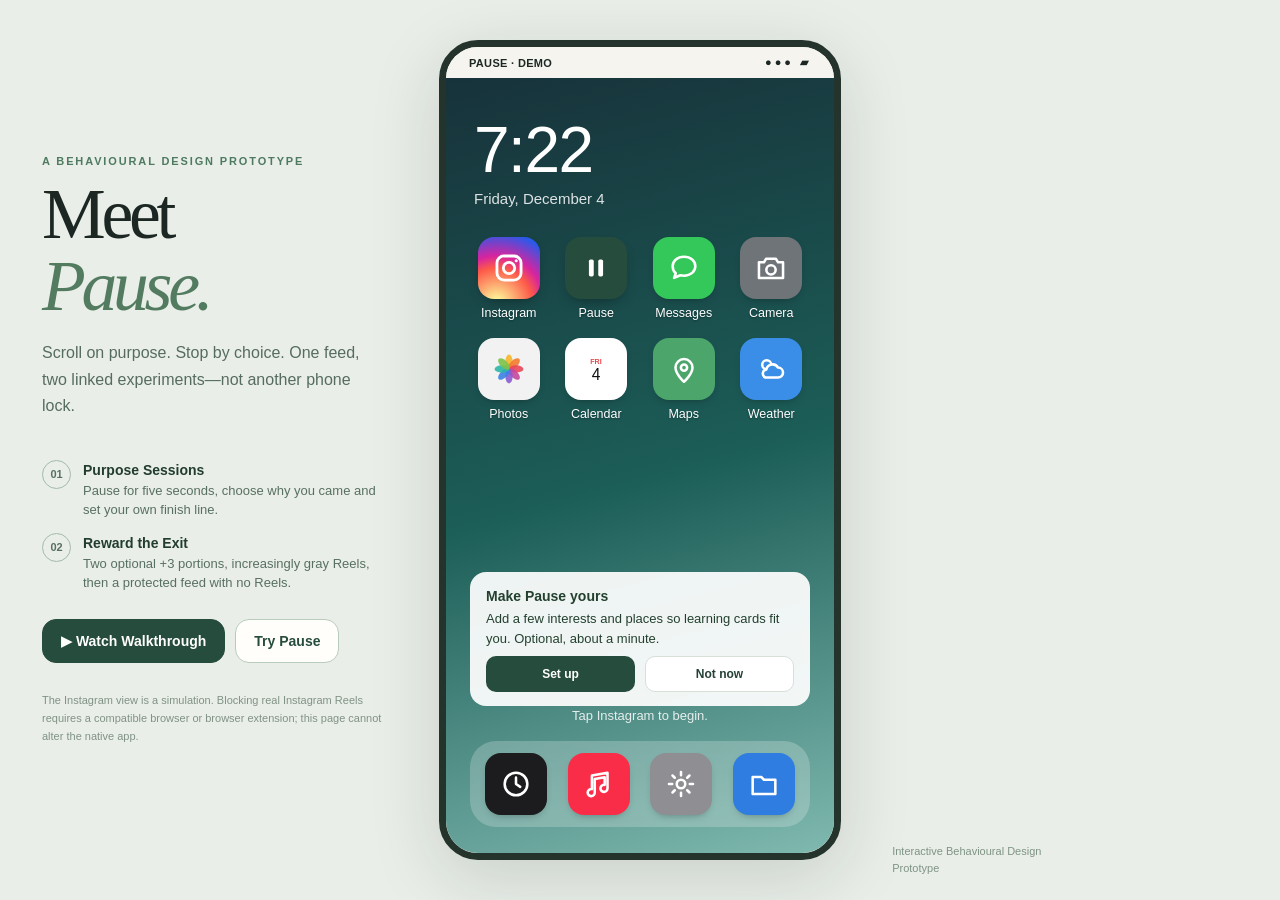
<file: index.html>
<!doctype html>
<html lang="en">
<head>
  <meta charset="utf-8" />
  <meta name="viewport" content="width=device-width, initial-scale=1, viewport-fit=cover" />
  <meta name="theme-color" content="#f5f4ef" />
  <meta name="description" content="Pause — a research-inspired prototype for intentional entry and intentional exit from social feeds." />
  <title>Pause — Intentional scrolling</title>
  <style>
    :root { --paper:#f5f4ef;--white:#fffefa;--ink:#1c2724;--sub:#64736c;--edge:#dce2d9;--green:#264c3d;--mist:#e4eee5;--dark:#121b18;--shadow:0 18px 70px rgba(19,39,28,.15);font-family:Inter,ui-sans-serif,-apple-system,BlinkMacSystemFont,"Segoe UI",sans-serif; }
    * { box-sizing:border-box; }
    body { margin:0;background:#e9eee8;color:var(--ink); }
    button,select,input {font:inherit;} button {cursor:pointer;} button:focus-visible,input:focus-visible {outline:3px solid #86b69b;outline-offset:3px;} button[disabled] {cursor:not-allowed;opacity:.48;}
    #app { min-height:100dvh;display:grid;grid-template-columns:minmax(240px,1fr) minmax(320px,402px) minmax(120px,1fr);gap:clamp(20px,4vw,70px);align-items:center;max-width:1450px;margin:0 auto;padding:24px 42px; }
    .site-note {max-width:360px;align-self:center;} .eyebrow {font-size:11px;letter-spacing:.17em;text-transform:uppercase;font-weight:800;color:#4e7a5f;} .site-note h1 {font-family:Georgia,serif;font-weight:400;font-size:clamp(46px,5.6vw,75px);letter-spacing:-.06em;line-height:1;margin:12px 0 18px;} .site-note p {font-size:16px;line-height:1.65;color:#566c61;} .phase-list{display:grid;gap:13px;margin-top:40px;} .phase {display:flex;align-items:flex-start;gap:12px;font-size:13px;line-height:1.5;color:#587061;} .phase b {display:block;color:#223c30;font-size:14px;} .phase-index {display:grid;place-items:center;flex:0 0 29px;height:29px;border:1px solid #a3baaa;border-radius:50%;font-size:11px;font-weight:800;}
    .phone {width:100%;max-width:402px;height:min(820px,calc(100dvh - 36px));min-height:630px;justify-self:center;position:relative;overflow:hidden;display:flex;flex-direction:column;background:var(--paper);border:7px solid #25332d;border-radius:39px;box-shadow:var(--shadow);isolation:isolate;}
    .device-status {height:31px;flex:0 0 31px;display:flex;align-items:center;justify-content:space-between;padding:0 23px;background:var(--paper);font-size:11px;font-weight:800;letter-spacing:.03em;z-index:5;}
    .device-status span:last-child {letter-spacing:3px;}
    .screen {flex:1;position:relative;min-height:0;display:flex;flex-direction:column;overflow-y:auto;scrollbar-width:none;}
    .screen::-webkit-scrollbar{display:none;}
    .inner{padding:26px 25px 22px;display:flex;flex-direction:column;flex:1;}
    .brand-row {display:flex;align-items:center;justify-content:space-between;gap:12px;min-height:28px;} .brand{font-size:24px;font-weight:900;letter-spacing:-.09em;line-height:1;} .brand i{font-style:normal;color:#88ac91;} .step-label {font-size:10px;letter-spacing:.11em;color:#6d8574;text-transform:uppercase;font-weight:800;}
    .spacer {flex:1;min-height:18px;} h2 {font-family:Georgia,serif;font-size:clamp(28px,5vh,37px);font-weight:400;letter-spacing:-.055em;line-height:1.08;margin:0 0 12px;} h3{font-size:15px;margin:0 0 10px;font-weight:750;letter-spacing:-.01em;} p{margin:0;} .lede{font-size:14px;line-height:1.58;color:#6a776e;} .small{font-size:12px;line-height:1.55;color:#77847c;} .muted{color:var(--sub);} .em {color:var(--green);}
    .btn {border:1px solid transparent;border-radius:15px;padding:14px 17px;min-height:49px;background:var(--green);color:white;font-weight:750;font-size:14px;display:inline-flex;align-items:center;justify-content:center;gap:8px;text-align:center;transition:transform .12s;} .btn:active{transform:scale(.99);} .btn.alt{background:white;border-color:#d7e0d7;color:#244235;} .btn.ghost{background:transparent;border:1px solid #dbe2da;color:#53685b;} .btn.text{background:transparent;color:#557062;padding:10px;min-height:36px;} .btn.full{width:100%;} .btn.quiet{background:#e2eee4;color:#305c45;} .btn.btn-sm{min-height:34px;font-size:12px;padding:8px 11px;border-radius:10px;} .btn-row{display:flex;gap:10px;align-items:center;} .btn-row>*{flex:1;}
    .section-title{font-weight:800;font-size:12px;margin:0 0 10px;display:flex;justify-content:space-between;align-items:center;gap:8px;} .section-title span {font-size:10px;font-weight:600;color:#89988e;}
    .pill-grid{display:grid;grid-template-columns:1fr 1fr;gap:8px;} .pill-grid.three{grid-template-columns:repeat(3,1fr);} .pill{border:1px solid #dfe5dc;background:#fffefa;border-radius:12px;padding:11px 10px;font-size:12px;font-weight:650;color:#52695a;min-height:45px;text-align:left;} .pill.selected{background:#e4efe6;border-color:#57886a;color:#214f36;box-shadow:inset 0 0 0 1px #57886a;} .pill .hint {display:block;font-size:10px;font-weight:500;color:#7f8d81;margin-top:5px;}
    .card {background:var(--white);border:1px solid var(--edge);border-radius:19px;padding:18px;} .rule-card{margin-bottom:12px;} .rule-label{display:flex;align-items:center;gap:8px;margin:0 0 13px;font-weight:800;font-size:13px;}.rule-number{height:23px;width:23px;background:#e2ebe3;color:#326345;border-radius:50%;font-size:11px;display:grid;place-items:center;}
    .hero-orbit {height:195px;width:195px;border-radius:50%;position:relative;background:radial-gradient(circle at 35% 35%,#fafcf8 0 12%,#c0d7c8 12% 37%,#9ab9a4 37% 57%,#789d87 57% 70%,#e4eee5 70% 100%);margin:30px auto 25px;box-shadow:0 30px 60px rgba(55,104,73,.12);}.hero-orbit:after{content:"";position:absolute;inset:-22px;border:1px solid #d0dfd1;border-radius:50%;}.hero-orbit .orbit-word{position:absolute;left:-18px;bottom:8px;font-family:Georgia,serif;font-style:italic;font-size:41px;letter-spacing:-.09em;color:#234934;transform:rotate(-12deg);}
    .breath-orbit{margin:22px auto 13px;width:166px;height:166px;border-radius:50%;display:grid;place-items:center;background:radial-gradient(circle,#c3dac9,#e9f1e9);box-shadow:0 0 0 10px #e7f0e7,0 0 0 20px #f1f5ef;animation:breathe 5s ease-in-out infinite;} @keyframes breathe{0%,100%{transform:scale(.91)}50%{transform:scale(1.05)}} .breath-count{font-family:Georgia,serif;font-size:72px;color:#26563b;line-height:1;} .breath-caption{text-align:center;font-size:12px;color:#6a8b74;margin:18px 0 30px;} .hairline{height:1px;background:#e0e6de;margin:18px 0;}
    .setup-panel .inner {padding-top:20px;min-height:0;overflow-y:auto;padding-bottom:8px;} .setup-panel h2{font-size:30px;} .setup-footer{flex:none;position:relative;background:var(--paper);padding:12px 25px 15px;box-shadow:0 -8px 20px var(--paper);z-index:2;} .setup-footer .tip{margin-top:8px;} .switch-row{display:flex;align-items:center;justify-content:space-between;gap:10px;font-size:12px;color:#61786a;} .switch{position:relative;width:43px;height:25px;border:0;border-radius:15px;background:#b9c9bc;padding:0;flex:0 0 43px;} .switch:after{content:"";position:absolute;width:19px;height:19px;left:3px;top:3px;border-radius:50%;background:white;transition:transform .2s}.switch.on{background:#3d7653;}.switch.on:after{transform:translateX(18px)}
    .lesson-card{background:#e9efe8;border:1px solid #cedccf;border-radius:19px;padding:20px;min-height:176px;display:flex;flex-direction:column;gap:12px;} .lesson-card .mini-eyebrow{font-size:10px;font-weight:800;color:#62826c;letter-spacing:.11em;text-transform:uppercase}.lesson-card h3{font-family:Georgia,serif;font-size:27px;font-weight:400;letter-spacing:-.04em;line-height:1.15;margin:0;}.lesson-card p{font-size:14px;color:#506d59;line-height:1.5}
    .checkmark{width:64px;height:64px;display:grid;place-items:center;border-radius:50%;font-size:30px;color:#2a6746;background:#e3efe5;margin-bottom:24px} .stat-grid{display:grid;grid-template-columns:1fr 1fr;gap:10px;}.stat{background:#edf2ea;border-radius:12px;padding:14px}.stat strong{font-family:Georgia,serif;font-weight:400;font-size:28px}.stat small{display:block;color:#708072;font-size:11px;margin-top:6px}
    .choice-box{background:#f0f4ed;border-radius:15px;padding:14px;display:flex;gap:12px;align-items:center}.choice-icon{width:37px;height:37px;border-radius:11px;background:#dce8de;display:grid;place-items:center;font-size:18px;flex:0 0 37px}.choice-box h3{margin:0 0 4px;font-size:13px}.choice-box p{font-size:11px;color:#6d7b6e;line-height:1.4}
    .tip {font-size:11px;color:#84968b;line-height:1.5;text-align:center;margin-top:14px;} .home-mini{display:flex;gap:9px;align-items:center;margin:16px 0 22px;font-size:12px;color:#60776a;}.home-mini i{display:inline-block;height:8px;width:8px;background:#8cb19a;border-radius:50%;}.side-foot{color:#7f9485;align-self:end;font-size:11px;line-height:1.5;max-width:160px}.debug{display:none}
    @media(max-width:950px){#app{grid-template-columns:minmax(0,1fr) 402px;padding:18px;gap:22px}.side-foot{display:none}.site-note h1{font-size:50px}.site-note{padding-left:20px;}}
    @media(max-width:700px){body{background:var(--paper)}#app{display:block;padding:0;min-height:100dvh}.site-note,.side-foot{display:none}.phone{height:100dvh;min-height:0;max-width:none;width:100%;border:0;border-radius:0;box-shadow:none}.device-status{padding-top:env(safe-area-inset-top,0px);height:calc(31px + env(safe-area-inset-top,0px));flex-basis:calc(31px + env(safe-area-inset-top,0px));}.screen{padding-bottom:env(safe-area-inset-bottom,0px)}.inner{padding-bottom:calc(20px + env(safe-area-inset-bottom,0px));}}
    .landing-actions{display:flex;gap:10px;margin-top:26px;flex-wrap:wrap}.land-btn{display:inline-flex;align-items:center;justify-content:center;min-height:44px;padding:0 18px;border-radius:14px;border:1px solid #b9ccbc;background:#fffefa;color:#264c3d;font-size:14px;font-weight:750;text-decoration:none}.land-btn.primary{background:var(--green);border-color:var(--green);color:#fff}
    .landing-bar{display:none}.phone:focus{outline:none}
    .demo-tap{position:absolute;z-index:40;width:46px;height:46px;margin:-23px 0 0 -23px;border-radius:50%;background:rgba(38,76,61,.28);border:2px solid rgba(38,76,61,.55);pointer-events:none;animation:demotap .65s ease-out forwards}@keyframes demotap{from{transform:scale(.35);opacity:1}to{transform:scale(1.25);opacity:0}}
    @media(max-width:700px){.landing-bar{display:flex;flex-direction:column;gap:6px;padding:8px 12px 9px;background:#e4eee5}.lb-line{margin:0;font-size:13px;line-height:1.35;color:#2f4a3c;text-align:center}.lb-row{display:flex;gap:8px;justify-content:center}.landing-bar .land-btn{min-height:36px;font-size:13px;padding:0 13px;border-radius:11px;flex:1;max-width:200px}.phone{height:calc(100dvh - 78px)}}
    html.embed .landing-bar{display:none}html.embed .phone{height:100dvh}
    @media(prefers-reduced-motion:reduce){*,*:before,*:after{animation:none!important;transition:none!important}}

    .gray-setting{background:#ebf2ea;border:1px solid #d6e4d6;border-radius:12px;padding:10px 12px;margin-bottom:9px;line-height:1.3}.setup-panel .rule-card{padding:13px;margin-bottom:9px}.setup-panel .inner{padding-top:13px}.setup-panel .pill{padding:9px;min-height:42px}.setup-panel .rule-label{margin-bottom:9px}.setup-footer .tip{margin-top:5px}.mode-choice{padding:14px;margin-top:8px}.mode-choice .pill{text-align:center}.protected-note,.safe-banner{margin-top:12px;background:#e6eee6;border:1px solid #c7d8cb;border-radius:12px;padding:11px 12px;font-size:12px;line-height:1.5;color:#31533c}
    .round-indicators{display:flex;align-items:center;gap:8px;margin-top:13px}.round-indicators>span{width:11px;height:11px;border:1px solid #87ae93;border-radius:50%;background:#fff}.round-indicators>span.used{background:#3d7653}.round-indicators>small{font-size:10px;color:#688271}

    /* ---------- Reels (photo feed) ---------- */
    .feed-screen{background:#000;color:#fff;overflow:hidden}
    .reel{position:absolute;inset:0;overflow:hidden;background:#000;touch-action:pan-y}
    .reel-img{position:absolute;inset:0;width:100%;height:100%;object-fit:cover;transition:filter .45s ease;will-change:filter}
    .reel-shade{position:absolute;inset:0;pointer-events:none;background:linear-gradient(to bottom,rgba(0,0,0,.45) 0,rgba(0,0,0,0) 22%,rgba(0,0,0,0) 55%,rgba(0,0,0,.72) 100%)}
    .reel-top{position:absolute;top:0;left:0;right:0;z-index:3;display:grid;grid-template-columns:1fr auto 1fr;align-items:center;gap:8px;padding:12px 14px 6px}
    .reel-title{font-size:20px;font-weight:750;letter-spacing:-.01em;text-align:center}
    .reel-finish{justify-self:start;border:0;border-radius:999px;background:rgba(255,255,255,.92);color:#1c2724;font-weight:750;font-size:13px;padding:8px 14px;min-height:36px}
    .reel-count{justify-self:end;border:1px solid rgba(255,255,255,.55);background:rgba(0,0,0,.28);border-radius:999px;padding:6px 10px;font-size:11px;font-weight:700;white-space:nowrap;font-variant-numeric:tabular-nums}
    .reel-bar{position:absolute;top:58px;left:14px;right:14px;z-index:3;height:3px;border-radius:3px;background:rgba(255,255,255,.3);overflow:hidden}
    .reel-bar>div{height:100%;background:#fff;transition:width .12s linear}
    .reel-gray{position:absolute;top:70px;left:50%;transform:translateX(-50%);z-index:3;font-size:11px;font-weight:650;padding:5px 10px;border-radius:999px;background:rgba(0,0,0,.45);white-space:nowrap}
    .reel-rail{position:absolute;right:10px;bottom:92px;z-index:3;display:flex;flex-direction:column;align-items:center;gap:18px}
    .reel-rail button{border:0;background:transparent;color:#fff;display:flex;flex-direction:column;align-items:center;gap:4px;font-size:12px;font-weight:650;padding:0;min-width:44px}
    .reel-rail svg{width:28px;height:28px;filter:drop-shadow(0 1px 3px rgba(0,0,0,.5))}
    .reel-rail .like.on svg{fill:#ff3b5c;stroke:#ff3b5c}
    .reel-next{width:44px;height:44px;border-radius:50%!important;background:rgba(255,255,255,.2)!important;border:1px solid rgba(255,255,255,.5)!important;justify-content:center}
    .reel-next svg{width:22px!important;height:22px!important}
    .reel-meta{position:absolute;left:14px;right:74px;bottom:18px;z-index:3;display:flex;flex-direction:column;gap:8px;text-shadow:0 1px 4px rgba(0,0,0,.45)}
    .reel-user{display:flex;align-items:center;gap:9px;font-size:14px;font-weight:700}
    .reel-user .av{width:32px;height:32px;border-radius:50%;display:grid;place-items:center;font-size:13px;font-weight:800;color:#fff;border:1.5px solid #fff;flex:none}
    .follow{border:1px solid rgba(255,255,255,.8);background:transparent;color:#fff;border-radius:8px;padding:4px 10px;font-size:12px;font-weight:700}
    .reel-cap{font-size:13.5px;line-height:1.4;margin:0}
    .reel-audio{display:flex;align-items:center;gap:6px;font-size:12px;opacity:.92;margin:0}
    .feed-nudge{z-index:5;position:absolute;top:102px;left:14px;right:14px;background:#eaf3e9;color:#2e5038;border-radius:14px;padding:12px 40px 12px 14px;font-size:13px;line-height:1.45;box-shadow:0 6px 25px #0004}
    .feed-nudge .nudge-x{position:absolute;top:6px;right:6px;border:0;background:transparent;color:#2e5038;font-size:18px;width:32px;height:32px}

    /* ---------- Instagram-style home feed, messages and chat (simulated) ---------- */
    .protected-screen{background:#fff;overflow:hidden}
    .ig{display:flex;flex-direction:column;height:100%;min-height:0;background:#fff;color:#111;font-family:-apple-system,BlinkMacSystemFont,"Segoe UI",Roboto,Helvetica,Arial,sans-serif}
    .ig-top{display:flex;align-items:center;gap:6px;padding:8px 12px 8px 6px;border-bottom:1px solid #efefef;flex:none}
    .ig-back{border:0;background:transparent;width:36px;height:36px;display:grid;place-items:center;color:#111;padding:0}
    .ig-back svg,.ig-icon svg{width:24px;height:24px}
    .ig-word{font-family:"Snell Roundhand","Segoe Script","Brush Script MT","Lucida Handwriting",cursive;font-size:27px;font-weight:600;line-height:1;padding-top:2px}
    .ig-title{font-size:17px;font-weight:700}
    .ig-top-icons{margin-left:auto;display:flex;gap:4px}
    .ig-icon{border:0;background:transparent;color:#111;width:40px;height:40px;display:grid;place-items:center;padding:0;position:relative}
    .ig-icon .dot{position:absolute;top:7px;right:6px;width:8px;height:8px;border-radius:50%;background:#ff3040}
    .ig-scroll{flex:1;min-height:0;overflow-y:auto;scrollbar-width:none}.ig-scroll::-webkit-scrollbar{display:none}
    .ig-note{display:flex;gap:10px;align-items:flex-start;margin:10px 12px;padding:10px 12px;border-radius:12px;background:#eef5ef;color:#2c4a37;font-size:12.5px;line-height:1.45}
    .ig-note b{display:block;font-size:13px}.ig-note .tag{margin-left:auto;font-size:9.5px;font-weight:800;letter-spacing:.06em;color:#5f7d69;white-space:nowrap}
    .ig-stories{display:flex;gap:12px;overflow-x:auto;padding:8px 12px 12px;border-bottom:1px solid #efefef;scrollbar-width:none}.ig-stories::-webkit-scrollbar{display:none}
    .ig-story{display:flex;flex-direction:column;align-items:center;gap:5px;flex:none;width:66px;font-size:11.5px;color:#262626;text-align:center}
    .ig-story span:last-child{max-width:66px;overflow:hidden;text-overflow:ellipsis;white-space:nowrap}
    .ring{width:64px;height:64px;border-radius:50%;padding:2.5px;background:conic-gradient(from 200deg,#feda75,#fa7e1e,#d62976,#962fbf,#4f5bd5,#feda75)}
    .ring.seen{background:#dbdbdb}
    .ring>span{display:grid;place-items:center;width:100%;height:100%;border-radius:50%;border:2.5px solid #fff;color:#fff;font-weight:800;font-size:19px;background-size:cover;background-position:center}
    .ig-post{border-bottom:1px solid #efefef;padding-bottom:10px}
    .ig-post-head{display:flex;align-items:center;gap:10px;padding:10px 12px}
    .ig-post-head .ring{width:36px;height:36px;padding:2px}.ig-post-head .ring>span{border-width:2px;font-size:13px}
    .ig-post-head div{display:flex;flex-direction:column;line-height:1.25;min-width:0}
    .ig-post-head b{font-size:13.5px}.ig-post-head small{font-size:11.5px;color:#737373}
    .ig-post-head .more{margin-left:auto;color:#262626;font-weight:800;letter-spacing:1px}
    .ig-photo{display:block;width:100%;aspect-ratio:4/5;object-fit:cover;background:#eee}
    .ig-actions{display:flex;align-items:center;gap:14px;padding:10px 12px 6px}
    .ig-actions button{border:0;background:transparent;color:#111;padding:0;width:28px;height:28px;display:grid;place-items:center}
    .ig-actions svg{width:25px;height:25px}.ig-actions .save{margin-left:auto}
    .ig-actions .like.on svg{fill:#ff3040;stroke:#ff3040}
    .ig-post p{margin:0 12px 4px;font-size:13.5px;line-height:1.4}
    .ig-likes{font-weight:700}.ig-muted{color:#737373!important;font-size:12.5px!important}.ig-time{font-size:10.5px!important;color:#8e8e8e!important;text-transform:uppercase;letter-spacing:.02em}
    .ig-end{text-align:center;padding:26px 20px 30px;color:#737373;font-size:13px;line-height:1.5}
    .ig-tabbar{display:grid;grid-template-columns:repeat(5,1fr);border-top:1px solid #efefef;padding:6px 4px calc(8px + env(safe-area-inset-bottom,0px));background:#fff;flex:none}
    .ig-tabbar button{border:0;background:transparent;color:#111;height:44px;display:grid;place-items:center;padding:0;position:relative}
    .ig-tabbar svg{width:26px;height:26px}
    .ig-tabbar button[disabled]{color:#c7c7c7;opacity:1}
    .ig-tabbar .off-label{position:absolute;bottom:-1px;font-size:9px;font-weight:700;color:#9aa39c}
    .ig-search{margin:10px 12px 4px;padding:9px 12px;border-radius:10px;background:#efefef;color:#8e8e8e;font-size:14px}
    .ig-section{display:flex;justify-content:space-between;padding:14px 16px 6px;font-size:15px;font-weight:700}.ig-section span{font-size:13px;color:#8e8e8e;font-weight:600}
    .dm-row{width:100%;padding:8px 16px;border:0;background:transparent;display:flex;align-items:center;gap:12px;text-align:left;color:#111}
    .dm-row .ring{width:56px;height:56px;flex:none}.dm-row .ring>span{font-size:18px}
    .dm-row .dm-text{flex:1;min-width:0;display:flex;flex-direction:column;gap:2px}
    .dm-row .dm-text b{font-size:14px;font-weight:600}.dm-row .dm-text small{font-size:13px;color:#737373;overflow:hidden;text-overflow:ellipsis;white-space:nowrap}
    .dm-row .unread{font-weight:700!important;color:#111!important}
    .dm-row .cam{color:#737373}
    .chat-head{display:flex;align-items:center;gap:10px}
    .chat-head .ring{width:32px;height:32px;padding:0;background:none}.chat-head .ring>span{border:0;font-size:13px}
    .chat-head div{display:flex;flex-direction:column;line-height:1.2}.chat-head small{font-size:11.5px;color:#737373}
    .chat-body{padding:16px 12px;display:flex;flex-direction:column;gap:6px}
    .chat-when{align-self:center;font-size:11px;color:#8e8e8e;margin:4px 0 8px}
    .bubble{max-width:75%;padding:9px 13px;border-radius:20px;font-size:14px;line-height:1.35;background:#efefef;color:#111;align-self:flex-start}
    .bubble.own{align-self:flex-end;background:#3797f0;color:#fff}
    .dm-compose{display:flex;align-items:center;gap:8px;margin:8px 12px calc(10px + env(safe-area-inset-bottom,0px));padding:5px 5px 5px 14px;border:1px solid #dbdbdb;border-radius:24px;flex:none}
    .dm-compose input{flex:1;min-width:0;border:0;outline:0;font-size:14px;background:transparent;padding:6px 0}
    .dm-compose button{border:0;background:transparent;color:#3797f0;font-weight:700;font-size:14px;padding:6px 10px}
    .sr-only{position:absolute;width:1px;height:1px;padding:0;margin:-1px;overflow:hidden;clip:rect(0,0,0,0);white-space:nowrap;border:0}
    .brand-row .btn.text{padding:8px 0;margin-left:0;justify-content:flex-start}
    .home-mini{margin:14px 0 18px}
    .screen.home-screen{background:linear-gradient(165deg,#17323a 0%,#1c5e58 52%,#7fb9af 100%)}
    .phone-home{flex:1;display:flex;flex-direction:column;padding:34px 24px 26px;color:#fff}
    .ph-clock{padding:6px 4px 30px}.ph-time{font-size:64px;font-weight:300;letter-spacing:-1.5px;line-height:1;font-variant-numeric:tabular-nums}.ph-date{margin-top:8px;font-size:15px;opacity:.85}
    .ph-grid{display:grid;grid-template-columns:repeat(4,1fr);gap:18px 10px}
    .ph-app{border:0;background:transparent;color:#fff;display:flex;flex-direction:column;align-items:center;gap:7px;padding:0}
    .ph-tile{width:62px;height:62px;border-radius:16px;display:grid;place-items:center;background:radial-gradient(circle at 30% 107%,#fdf497 0%,#fdf497 5%,#fd5949 45%,#d6249f 60%,#285aeb 90%);box-shadow:0 6px 14px -6px rgba(0,0,0,.45)}
    .ph-tile svg{width:34px;height:34px}.ph-label{font-size:12.5px;text-shadow:0 1px 2px rgba(0,0,0,.35)}
    .ph-hint{text-align:center;font-size:13px;opacity:.85}
    .ph-note{background:rgba(255,255,255,.92);color:#23402f;border-radius:16px;padding:14px 16px;font-size:13px;line-height:1.5}.ph-note b{display:block;font-size:14px;margin-bottom:2px}
    .ph-reset{display:block;margin-top:8px;border:0;background:transparent;color:#2f6b4a;font-weight:700;padding:6px 0;text-decoration:underline;text-underline-offset:3px}
    .ph-tile svg{width:34px;height:34px}
    .ph-app.other .ph-tile{box-shadow:0 4px 10px -5px rgba(0,0,0,.4)}
    .ph-dock{display:grid;grid-template-columns:repeat(4,1fr);gap:10px;justify-items:center;margin-top:14px;padding:12px 10px;border-radius:26px;background:rgba(255,255,255,.22);backdrop-filter:blur(10px)}
    .ph-hint{margin:0 0 4px}
    .ph-note{margin-bottom:2px}
    .phone-home{position:relative}
    .ph-toast{position:absolute;left:50%;bottom:170px;transform:translateX(-50%);background:rgba(20,32,36,.9);color:#fff;font-size:13px;padding:9px 14px;border-radius:12px;white-space:nowrap;opacity:0;transition:opacity .2s;pointer-events:none}
    .ph-toast.show{opacity:1}
    .reel-cam{justify-self:end;width:26px;height:26px}.reel-cam svg{width:26px;height:26px}
    .reel-stats{position:absolute;top:70px;left:50%;transform:translateX(-50%);z-index:3;font-size:11.5px;font-weight:650;padding:5px 11px;border-radius:999px;background:rgba(0,0,0,.45);white-space:nowrap;font-variant-numeric:tabular-nums}
    .reel-stats.gray{background:rgba(40,40,40,.7)}
    .lesson-card{gap:10px}.lesson-card p{margin:0}
    .try-this{background:#fffefa;border:1px solid #d6e4d6;border-radius:12px;padding:10px 12px;font-size:13px;line-height:1.5;color:#35523f}.try-this b{display:block;font-size:11px;letter-spacing:.08em;text-transform:uppercase;color:#4e7a5f;margin-bottom:3px}
    .card-source{font-size:11px!important;color:#7d917f!important}
    .card-end{font-size:12px!important;font-weight:700;color:#305c45!important;border-top:1px solid #cfdccf;padding-top:8px}
    .next-list{display:grid;gap:8px}
    .next-opt{position:relative;display:flex;flex-direction:column;align-items:flex-start;gap:2px;text-align:left;border:1px solid #dfe5dc;background:#fffefa;border-radius:14px;padding:11px 60px 11px 13px;color:#244235}
    .next-opt b{font-size:13.5px}.next-opt span{font-size:12px;color:#6d7b6e}
    .next-opt em{position:absolute;right:12px;top:12px;font-style:normal;font-size:11px;font-weight:700;color:#5c7d66;background:#e7f0e7;border-radius:999px;padding:2px 8px}
    .next-opt.picked{border-color:#57886a;background:#e4efe6;box-shadow:inset 0 0 0 1px #57886a}
    .next-note{margin-top:10px;font-size:12.5px;color:#31533c;text-align:center}
    .pill.sm{min-height:38px;padding:7px 11px;font-size:12px;text-align:center}
    .chip-wrap{display:flex;flex-wrap:wrap;gap:7px}
    .ob-body h2{margin:14px 0 6px}.ob-body .lede{margin-bottom:14px}
    .pref-h{font-size:13px;font-weight:800;margin:16px 0 8px}
    .pref-more{margin-top:16px}.pref-more summary{cursor:pointer;font-size:13px;font-weight:700;color:#305c45;padding:6px 0}.pref-more .small{margin:2px 0 8px}
    .field-label{display:block;font-size:12px;font-weight:700;margin:14px 0 6px;color:#446452}
    .text-in{width:100%;border:1px solid #d7e0d7;background:#fffefa;border-radius:12px;padding:10px 12px;font-size:13px;color:var(--ink)}
    .add-row{display:flex;gap:8px;margin:8px 0}.add-row .text-in{flex:1;min-width:0}
    .ob-dots{display:flex;justify-content:center;gap:6px;margin:12px 0}.ob-dots span{width:7px;height:7px;border-radius:50%;background:#c9d6ca}.ob-dots span.on{background:#3d7653;width:18px;border-radius:4px}
    .pref-card{background:var(--white);border:1px solid var(--edge);border-radius:16px;padding:12px 14px;margin-top:10px}.pref-card .pref-h{margin-top:0}
    .suggest{display:flex;flex-direction:column;gap:6px;background:#e4efe6;border:1px solid #bcd3c1;border-radius:14px;padding:12px 14px;font-size:13px;color:#244235;margin:10px 0}
    .danger-box{margin-top:14px;border:1px solid #e3c9c0;background:#fbf2ee;border-radius:14px;padding:12px 14px;display:flex;flex-direction:column;gap:8px;color:#5a3a30}
    .invite{display:flex;flex-direction:column;gap:3px;text-align:left;border:1px dashed #9fbfa8;background:#eef5ee;border-radius:14px;padding:11px 13px;margin:12px 0 4px;color:#244235}.invite b{font-size:13.5px}.invite span{font-size:12px;color:#577063}
    .lcard{margin-top:12px;background:var(--white);border:1px solid var(--edge);border-radius:20px;overflow:hidden}
    .lcard-img{display:block;width:100%;aspect-ratio:16/9;object-fit:cover}
    .lcard-band{height:10px}
    .lcard-art{height:132px;display:grid;place-items:center;background:radial-gradient(circle at 30% 20%,rgba(255,255,255,.28),transparent 60%),var(--art)}
    .lcard-art span{font-size:58px;line-height:1;filter:drop-shadow(0 4px 10px rgba(0,0,0,.2))}
    .learn-inner .lcard-img{aspect-ratio:auto;height:150px}
    .lcard-foot{display:flex;justify-content:space-between;align-items:center;gap:10px;margin-top:2px}
    .lcard-foot span{font-size:10.5px;color:#8a998d;white-space:nowrap}
    .lcard-foot .lcard-src,.lcard-foot .lcard-src.as-link{font-size:11.5px;font-weight:600;color:#6b7f71}
    .change-topic{align-self:center;margin-top:12px;border:0;background:transparent;color:#2f6b4a;font:inherit;font-size:13px;font-weight:650;text-decoration:underline;text-underline-offset:3px;cursor:pointer;padding:6px}
    .learn-recap{font-family:Georgia,serif;font-style:italic;margin:6px 0 16px}
    .fb-box{display:flex;flex-direction:column;gap:8px;margin-top:16px}.fb-box em{font-style:normal;color:#8a998d}
    .topic-wrap{display:flex;flex-wrap:wrap;gap:7px}
    .lquiz{border-top:1px solid var(--edge);padding-top:8px}.lquiz summary{cursor:pointer;font-size:12.5px;font-weight:700;color:#2f6b4a;list-style:none}.lquiz summary::-webkit-details-marker{display:none}.lquiz summary::before{content:'＋ ';font-weight:400}.lquiz[open] summary::before{content:'－ '}
    .lquiz summary em{font-style:normal;font-weight:500;color:#8a998d;margin-left:4px}.lquiz p{font-size:13px;line-height:1.5;margin:8px 0;color:#3c5446}
    .thumbs{display:flex;gap:6px}.thumb{width:32px;height:32px;border-radius:50%;border:1px solid var(--edge);background:transparent;font-size:14px;cursor:pointer;display:grid;place-items:center;filter:grayscale(1);opacity:.75}.thumb.on{filter:none;opacity:1;background:#e3efe4;border-color:#3d7653}
    .learn-inner>[data-action="learn-complete"]{position:sticky;bottom:12px;box-shadow:0 6px 18px rgba(20,40,30,.18)}
    @media (max-height:760px){.learn-inner .lcard-img{height:112px}.lcard-art{height:96px}.lcard-art span{font-size:44px}.learn-inner .lcard h3{font-size:21px}.learn-inner .lcard-text{font-size:13.5px;line-height:1.5}.learn-inner .lcard-body{gap:8px;padding:12px 14px 14px}.learn-inner .change-topic{margin-top:6px}}
    .lcard-body{padding:14px 16px 16px;display:flex;flex-direction:column;gap:10px}
    .lcard-why{font-size:10.5px;font-weight:800;letter-spacing:.08em;text-transform:uppercase;color:#4e7a5f}
    .lcard h3{font-family:Georgia,serif;font-size:24px;font-weight:400;letter-spacing:-.03em;line-height:1.15;margin:0}
    .lcard-text{font-size:14px;line-height:1.6;color:#3c5446}
    .quiz{background:#f0f4ed;border-radius:14px;padding:12px}.quiz b{font-size:11px;letter-spacing:.08em;text-transform:uppercase;color:#4e7a5f}.quiz p{font-size:13.5px;margin:4px 0 8px;line-height:1.45}
    .quiz-opts{display:flex;flex-wrap:wrap;gap:7px}.quiz-opts .right{background:#dcedde;border-color:#3d7653;color:#1f4d33;opacity:1}.quiz-opts .wrong{background:#f6e7e2;border-color:#c99a8b;color:#6b3b2e;opacity:1}
    .quiz-why{margin-top:8px!important;font-size:12.5px!important;color:#305c45}
    .lcard-src{font-size:12px;color:#2f6b4a;font-weight:700;text-decoration:underline;text-underline-offset:3px;overflow-wrap:anywhere}
    .fb{display:flex;flex-wrap:wrap;gap:7px}.fb-note{font-size:12px;color:#577063}
    .time-row{display:flex;align-items:center;gap:7px;flex-wrap:wrap;margin-bottom:10px}
    .idea{display:flex;flex-direction:column;gap:5px;border:1px solid #dfe5dc;background:#fffefa;border-radius:16px;padding:13px 14px}.idea b{font-size:15px;color:#1f3a2c}.idea.picked{border-color:#57886a;background:#eef5ee}
    .idea .btn-row{justify-content:flex-start;margin-top:6px}.idea .btn-row>*{flex:0 0 auto}
    .phrase{display:flex;flex-direction:column;gap:2px;background:#e4efe6;border-radius:12px;padding:10px 12px;margin-top:4px}.phrase b{font-family:Georgia,serif;font-size:22px;font-weight:400}.phrase span{font-size:13px;color:#305c45}.phrase small{font-size:11px;color:#6a806f}
    .pause-tile{background:#264c3d!important}
    .ph-invite .btn-row{margin-top:8px}.ph-note .suggest{margin:0;background:transparent;border:0;padding:0}
    .reel-rail .save-btn.on svg{fill:#fff}
    .ig-actions .save-btn.on svg{fill:#111}
    .app-toast{position:absolute;left:50%;bottom:90px;transform:translateX(-50%);z-index:20;max-width:86%;background:rgba(20,32,36,.92);color:#fff;font-size:12.5px;line-height:1.4;padding:9px 14px;border-radius:12px;text-align:center;opacity:0;transition:opacity .2s;pointer-events:none}
    .app-toast.show{opacity:1}
    .lcard-src.as-link{border:0;background:transparent;padding:0;text-align:left;cursor:pointer;font:inherit;font-size:12px;font-weight:700;color:#2f6b4a;text-decoration:underline;text-underline-offset:3px}
    .screen.web-screen{overflow:hidden;background:#fff}
    .web{display:flex;flex-direction:column;height:100%;min-height:0;background:#fff}
    .web-bar{display:grid;grid-template-columns:auto 1fr auto;align-items:center;gap:8px;padding:8px 12px;border-bottom:1px solid #e6ebe6;background:#f7f7f5;flex:none}
    .web-done{border:0;background:transparent;color:#2f6b4a;font-weight:700;font-size:15px;padding:6px 4px;min-height:36px}
    .web-host{justify-self:center;font-size:12.5px;color:#56645c;background:#e9ece8;border-radius:10px;padding:5px 12px;max-width:100%;overflow:hidden;text-overflow:ellipsis;white-space:nowrap}
    .web-ext{color:#2f6b4a;font-size:18px;text-decoration:none;padding:4px 6px}
    .web-frame{flex:1;width:100%;min-height:0;border:0;background:#fff}
    .web-foot{flex:none;margin:0;padding:8px 12px calc(10px + env(safe-area-inset-bottom,0px));font-size:11.5px;color:#6a786f;text-align:center;border-top:1px solid #eef1ee}.web-foot a{color:#2f6b4a;font-weight:700}
    .card-demo{font-size:10.5px!important;color:#8a998d!important;line-height:1.4}
    .ph-interests{display:flex;flex-direction:column;gap:3px;text-align:left;margin-top:18px;border:0;border-radius:16px;padding:11px 14px;background:rgba(255,255,255,.2);backdrop-filter:blur(10px);color:#fff}
    .ph-int-h{font-size:12px;font-weight:800;letter-spacing:.06em;text-transform:uppercase;display:flex;justify-content:space-between}.ph-int-h em{font-style:normal;font-weight:700;text-transform:none;letter-spacing:0;text-decoration:underline;text-underline-offset:3px}
    .ph-int-list{font-size:13px;line-height:1.4;opacity:.95}
    .learn-more{align-self:flex-start;border:1px solid rgba(255,255,255,.6);background:rgba(0,0,0,.28);color:#fff;border-radius:999px;padding:6px 11px;font-size:12px;font-weight:650;backdrop-filter:blur(6px)}
  </style>
</head>
<body>
<nav class="landing-bar" aria-label="About Pause"><p class="lb-line"><b>Pause</b> helps students scroll on purpose and stop by choice.</p><div class="lb-row"><a class="land-btn primary" href="walkthrough.html">▶ Watch Walkthrough</a><a class="land-btn" href="#phone" data-land="try">Try Pause</a></div></nav>
<div id="app">
  <aside class="site-note" aria-label="Prototype explanation">
    <div class="eyebrow">A behavioural design prototype</div>
    <h1>Meet<br/><i style="font-weight:400;color:#527b60">Pause.</i></h1>
    <p>Scroll on purpose. Stop by choice. One feed, two linked experiments—not another phone lock.</p>
    <div class="phase-list">
      <div class="phase"><div class="phase-index">01</div><div><b>Purpose Sessions</b>Pause for five seconds, choose why you came and set your own finish line.</div></div>
      <div class="phase"><div class="phase-index">02</div><div><b>Reward the Exit</b>Two optional +3 portions, increasingly gray Reels, then a protected feed with no Reels.</div></div>
    </div>
    <div class="landing-actions"><a class="land-btn primary" href="walkthrough.html">▶ Watch Walkthrough</a><a class="land-btn" href="#phone" data-land="try">Try Pause</a></div>
    <p style="font-size:11px;margin-top:28px;color:#819285">The Instagram view is a simulation. Blocking real Instagram Reels requires a compatible browser or browser extension; this page cannot alter the native app.</p>
  </aside>
  <main class="phone" id="phone" tabindex="-1" aria-label="Pause interactive mobile prototype">
    <div class="device-status"><span>PAUSE · DEMO</span><span>●●● ▰</span></div>
    <div id="phone-screen" class="screen" aria-live="polite"></div>
    <div class="app-toast" id="app-toast" role="status"></div>
  </main>
  <aside class="side-foot">Interactive Behavioural Design Prototype</aside>
</div>
<script>
(()=>{'use strict';
  const root=document.getElementById('phone-screen');
  /* ?demo = driven by the walkthrough page. It uses in-memory storage so it never reads or changes saved preferences. */
  const DEMO=new URLSearchParams(location.search).has('demo');
  const memStore=()=>{const m=new Map();return {getItem:k=>m.has(k)?m.get(k):null,setItem:(k,v)=>{m.set(k,String(v))},removeItem:k=>{m.delete(k)},clear:()=>m.clear()}};
  let LS,SS;try{LS=DEMO?memStore():localStorage;SS=DEMO?memStore():sessionStorage}catch(e){LS=memStore();SS=memStore()}
  const demo={rate:1,speed:1,hold:1,frozen:false};  // walkthrough playback controls; defaults leave normal behaviour unchanged
  const OPTIONS={
    reasons:[['friends','Catch up with friends'],['break','Take a short break'],['learn','Find something useful'],['habit','Just felt like scrolling']],
    limits:[['5','5 Reels'],['10','10 Reels'],['120','2 minutes']],
    afters:[['learn','Learn one thing'],['read','Read a few pages'],['move','Move a little'],['rest','Rest my eyes'],['friend','Message a friend']]
  };
  /* Two-minute puzzles with a clear answer (classic cognitive-reflection questions). */
  const PUZZLES=[
    {q:'A bat and a ball cost $1.10 in total. The bat costs $1.00 more than the ball. How much does the ball cost?',a:'5 cents. (Not 10: then the bat would be $1.10 and the total $1.20.)'},
    {q:'If 5 machines take 5 minutes to make 5 widgets, how long would 100 machines take to make 100 widgets?',a:'5 minutes. Each machine makes one widget in 5 minutes.'},
    {q:'A patch of lily pads doubles in size every day. It takes 48 days to cover the whole lake. How long to cover half the lake?',a:'47 days. One more doubling covers the rest.'}
  ];
  /* Curated learning cards. Each is short (60–100 words), fact-checked and linked to a source.
     tags: place:<id> (visited or planned), interest:<id> (interests, subjects to explore, Instagram interests), field:<id>. */
  const LEARN_CARDS=[
    {id:'kyoto',tags:['place:kyoto'],emoji:'⛩️',title:'Why was Kyoto Japan’s capital for over 1,000 years?',color:'#8a3b2e',
     body:'In 794, Emperor Kanmu moved the court to a new grid-planned city, Heian-kyō, today’s Kyoto. It stayed the imperial capital until 1868, when the emperor moved to Tokyo. That long stretch is why Kyoto holds so many temples, like Kiyomizu-dera, whose wooden stage juts out over the hillside and was built without nails.',
     quiz:{q:'In which year did Heian-kyō (Kyoto) become Japan’s capital?',opts:['794','1185','1603'],a:0,why:'Emperor Kanmu moved the court there in 794.'},
     source:{name:'Wikipedia: Heian-kyō',url:'https://en.wikipedia.org/wiki/Heian-ky%C5%8D'}},
    {id:'trevi',tags:['place:rome'],emoji:'⛲',title:'How is the Trevi Fountain still fed by ancient Rome?',color:'#3f6f8f',
     body:'Finished in 1762 to Nicola Salvi’s design, the Trevi Fountain marks the end of the Aqua Virgo, an aqueduct built in 19 BC under Marcus Agrippa. It still supplies the fountain today. Legend says a coin thrown over your left shoulder means you’ll return to Rome, and the city gives the money to the charity Caritas.',
     quiz:{q:'Which ancient aqueduct feeds the Trevi Fountain?',opts:['Aqua Appia','Aqua Virgo','Aqua Claudia'],a:1,why:'The Aqua Virgo, built in 19 BC, still supplies it.'},
     source:{name:'Wikipedia: Trevi Fountain',url:'https://en.wikipedia.org/wiki/Trevi_Fountain'}},
    {id:'colosseum',tags:['place:rome'],emoji:'🏟️',title:'Did the Colosseum have a roof?',color:'#a0703c',
     body:'Emperor Titus opened the Colosseum in AD 80 with 100 days of games, for an estimated 50,000 to 80,000 people. To shade the crowd, sailors rigged a huge canvas awning, the velarium, from wooden masts around the top. You can still see the holes for those masts in the upper walls.',
     quiz:{q:'Which emperor opened the Colosseum in AD 80?',opts:['Nero','Titus','Hadrian'],a:1,why:'Titus, Vespasian’s son, opened it with 100 days of games.'},
     source:{name:'Wikipedia: Colosseum',url:'https://en.wikipedia.org/wiki/Colosseum'}},
    {id:'eiffel',tags:['place:paris'],emoji:'🗼',title:'Was the Eiffel Tower meant to come down?',color:'#6a5d4f',
     body:'Built for the 1889 World’s Fair, the Eiffel Tower was only permitted to stand for 20 years. Gustave Eiffel helped save it by using it for science, especially radio experiments, and its value as an antenna convinced the city to keep it. On hot days the iron expands, and the tower can grow by about 15 centimetres.',
     quiz:{q:'What helped save the Eiffel Tower from demolition?',opts:['Its use as a radio antenna','A public vote','A royal decree'],a:0,why:'Radio transmission made it too useful to take down.'},
     source:{name:'Wikipedia: Eiffel Tower',url:'https://en.wikipedia.org/wiki/Eiffel_Tower'}},
    {id:'sagrada',tags:['place:barcelona'],emoji:'⛪',title:'Did Gaudí expect to see the Sagrada Família finished?',color:'#b0683a',
     body:'Work on the Sagrada Família began in 1882, and Antoni Gaudí took over a year later. He worked on it for the rest of his life, and when he died in 1926 less than a quarter was complete. He knew it would outlast him, and is often quoted as saying, “My client is not in a hurry.”',
     fact:'Gaudí is buried in the crypt of the basilica he designed.',
     source:{name:'Wikipedia: Sagrada Família',url:'https://en.wikipedia.org/wiki/Sagrada_Fam%C3%ADlia'}},
    {id:'hagia',tags:['place:istanbul'],emoji:'🕌',title:'How does Hagia Sophia’s dome seem to float?',color:'#7a5a8c',
     body:'Completed in 537 under the Byzantine emperor Justinian I, Hagia Sophia has a huge dome resting on pendentives, curved triangles that let a round dome sit on a square base. A ring of windows around its base makes it seem to float on light. For nearly a thousand years it was the world’s largest cathedral.',
     quiz:{q:'Which emperor built Hagia Sophia?',opts:['Constantine','Justinian I','Theodosius'],a:1,why:'Justinian I completed it in 537.'},
     source:{name:'Wikipedia: Hagia Sophia',url:'https://en.wikipedia.org/wiki/Hagia_Sophia'}},
    {id:'bigben',tags:['place:london'],emoji:'🔔',title:'Is Big Ben actually the tower?',color:'#5b6a7a',
     body:'Strictly speaking, “Big Ben” is the nickname of the Great Bell inside the clock tower at Westminster, not the tower itself. The bell weighs about 13.7 tonnes and has a crack that gives it a slightly unusual tone. The tower was renamed the Elizabeth Tower in 2012 for Queen Elizabeth II’s Diamond Jubilee.',
     quiz:{q:'What is the tower’s official name since 2012?',opts:['Victoria Tower','Elizabeth Tower','Westminster Tower'],a:1,why:'It was renamed for the Diamond Jubilee.'},
     source:{name:'Wikipedia: Big Ben',url:'https://en.wikipedia.org/wiki/Big_Ben'}},
    {id:'liberty',tags:['place:new-york'],emoji:'🗽',title:'Why is the Statue of Liberty green?',color:'#4f8a7a',
     body:'The Statue of Liberty, a gift from France dedicated in 1886, has a thin copper skin that was originally a shiny reddish-brown. Weather slowly formed a green layer called a patina, and within about 20 to 30 years the whole statue had turned green. The patina protects the copper underneath. Gustave Eiffel engineered its iron frame.',
     quiz:{q:'Who engineered the statue’s internal framework?',opts:['Gustave Eiffel','Frédéric Bartholdi','Frank Lloyd Wright'],a:0,why:'Eiffel designed the iron skeleton.'},
     source:{name:'Wikipedia: Statue of Liberty',url:'https://en.wikipedia.org/wiki/Statue_of_Liberty'}},
    {id:'scarcity',tags:['field:marketing','field:business','interest:psychology'],emoji:'🍪',title:'Why does “only 2 left” make you want it more?',color:'#8c4f5e',
     body:'In a 1975 study, people were given a cookie from a jar holding either ten cookies or just two. The same cookies were rated more desirable when they came from the nearly empty jar. This is the scarcity effect: things seem more valuable when they seem limited. It’s why shops use “only 2 left” labels and countdown timers.',
     quiz:{q:'In the study, which cookies were rated more desirable?',opts:['From the full jar','From the nearly empty jar','No difference'],a:1,why:'Scarcity made identical cookies seem better.'},
     source:{name:'Wikipedia: Scarcity (social psychology)',url:'https://en.wikipedia.org/wiki/Scarcity_(social_psychology)'}},
    {id:'monalisa',tags:['interest:art','field:design','field:arts'],emoji:'🖼️',title:'How did a theft make the Mona Lisa famous?',color:'#6b5b3a',
     body:'In 1911, Vincenzo Peruggia, a handyman who had worked at the Louvre, hid in the museum overnight and walked out with the Mona Lisa under his clothes. It was missing for over two years, until he tried to sell it in Florence in 1913. Worldwide news coverage made it the most famous painting on Earth.',
     quiz:{q:'How long was the Mona Lisa missing?',opts:['About two weeks','Over two years','Ten years'],a:1,why:'Stolen in 1911, it was recovered in December 1913.'},
     source:{name:'Wikipedia: Mona Lisa',url:'https://en.wikipedia.org/wiki/Mona_Lisa'}},
    {id:'maillard',tags:['interest:cooking'],emoji:'🍞',title:'Why does browned food taste so good?',color:'#9c5a2e',
     body:'The flavour of toast, seared steak and roasted coffee comes from the Maillard reaction, described by the chemist Louis-Camille Maillard in 1912. When amino acids and sugars are heated, they form hundreds of new flavour compounds and a brown colour. It happens quickly above roughly 140 °C, which is why a wet surface steams instead of browning.',
     fact:'Pat meat or vegetables dry before searing. Less surface water means faster browning and more flavour.',
     source:{name:'Wikipedia: Maillard reaction',url:'https://en.wikipedia.org/wiki/Maillard_reaction'}},
    {id:'buttress',tags:['interest:architecture','field:architecture'],emoji:'🪟',title:'How did Gothic cathedrals get such huge windows?',color:'#58657a',
     body:'Tall stone vaults push outwards, so early churches needed thick walls and small windows. Gothic builders added flying buttresses: stone arches on the outside that carry that sideways push down to separate piers. Freed from holding everything up, walls could be thinner and filled with stained glass. Notre-Dame de Paris, begun in 1163, was an early example.',
     quiz:{q:'What problem do flying buttresses solve?',opts:['Roof leaks','The outward push of heavy vaults','Earthquakes'],a:1,why:'They carry the sideways thrust away from the walls.'},
     source:{name:'Wikipedia: Flying buttress',url:'https://en.wikipedia.org/wiki/Flying_buttress'}},
    {id:'lighthouse',tags:['interest:architecture','interest:travel'],img:'kodim21',emoji:'🗼',title:'How do sailors tell one lighthouse from another?',color:'#2c6aa0',
     body:'By day, many lighthouses are identified by their daymark, a distinctive shape or painted pattern such as stripes. At night, each light has its own characteristic: a unique pattern of flashes, colours and timing. These signatures are published in official lists of lights, so navigators can match what they see to a position on the chart.',
     fact:'The pattern is often written in code on nautical charts, for example “Fl(2) 10s”: two flashes every ten seconds.',
     source:{name:'Wikipedia: Light characteristic',url:'https://en.wikipedia.org/wiki/Light_characteristic'}},
    {id:'parrots',tags:['interest:nature','interest:science'],img:'kodim23',emoji:'🦜',title:'Where do parrots get their colours?',color:'#2f8f5b',
     body:'Parrots’ reds and yellows come from pigments called psittacofulvins, found only in parrots. Most other birds get similar colours from their food, but parrots make these pigments themselves. Their blues aren’t pigment at all: tiny structures in the feathers scatter light so that blue reaches your eye. Greens usually mix that structural blue with yellow pigment.',
     quiz:{q:'Where does the blue in parrot feathers come from?',opts:['Blue pigment','Feather structure scattering light','Their diet'],a:1,why:'Blue in feathers is structural, not a pigment.'},
     source:{name:'Wikipedia: Psittacofulvin',url:'https://en.wikipedia.org/wiki/Psittacofulvin'}},
    {id:'sky',tags:['interest:science','interest:nature'],img:'kodim16',emoji:'🌤️',title:'Why is the sky blue?',color:'#2f86b6',
     body:'Sunlight contains every colour. As it passes through the air, tiny gas molecules scatter short wavelengths like blue much more strongly than long ones like red, so blue light reaches your eyes from every direction. At sunset, light travels through far more air. Most of the blue is scattered away, leaving the oranges and reds.',
     fact:'This is called Rayleigh scattering. Next sunset, notice that the sky overhead often stays blue while the horizon glows orange.',
     source:{name:'NASA Space Place: Why is the sky blue?',url:'https://spaceplace.nasa.gov/blue-sky/en/'}},
    {id:'variable',tags:['interest:psychology','field:psychology'],emoji:'🎰',title:'Why is it so hard to stop at “one more”?',color:'#5d6fb3',
     body:'B. F. Skinner found that animals rewarded on an unpredictable schedule kept pressing a lever far longer than animals rewarded every time. Not knowing when the next reward will come keeps the behaviour going. Feeds work similarly: most posts are forgettable, but now and then one is great, so “just one more” always feels worth it.',
     fact:'Next time you reach to refresh, notice the “maybe this one” feeling. Naming it makes it easier to stop.',
     source:{name:'Wikipedia: Reinforcement (schedules)',url:'https://en.wikipedia.org/wiki/Reinforcement'}},
    {id:'rule72',tags:['interest:finance','field:business'],emoji:'💰',title:'How long does it take money to double?',color:'#3e7f5c',
     body:'Divide 72 by the yearly growth rate. At 6% a year, savings double in about 12 years; at 9%, in about 8. This rule of 72 works for debt too: a balance growing at 18% a year doubles in about 4 years if nothing is paid off. The same maths that builds savings makes debt grow fast.',
     quiz:{q:'Roughly how long does money take to double at 8% a year?',opts:['6 years','9 years','12 years'],a:1,why:'72 ÷ 8 = 9 years.'},
     source:{name:'Investopedia: Rule of 72',url:'https://www.investopedia.com/terms/r/ruleof72.asp'}},
    {id:'gutenberg',tags:['interest:history'],emoji:'📜',title:'How did one machine let far more people read?',color:'#7a5a3c',
     body:'Around 1440 in Mainz, Johannes Gutenberg combined movable metal type, oil-based ink and a screw press adapted from wine-making. Before that, most European books were copied by hand, sometimes over months. Within about fifty years, presses were running in more than two hundred cities. Books became cheaper, ideas spread faster and far more people could read.',
     quiz:{q:'Where did Gutenberg develop his press?',opts:['Venice','Mainz','Paris'],a:1,why:'He worked in Mainz, in present-day Germany.'},
     source:{name:'Britannica: Johannes Gutenberg',url:'https://www.britannica.com/biography/Johannes-Gutenberg'}},
    {id:'genji',tags:['interest:books'],emoji:'📖',title:'What is often called the world’s first novel?',color:'#9c5bb5',
     body:'Around 1000 to 1012, Murasaki Shikibu, a lady at the Japanese imperial court, wrote The Tale of Genji, following the life and loves of an emperor’s son across more than fifty chapters. Its focus on characters’ inner lives, not only heroic deeds, is why it’s often called the first novel. Murasaki isn’t even her real name.',
     quiz:{q:'Who wrote The Tale of Genji?',opts:['Sei Shōnagon','Murasaki Shikibu','Matsuo Bashō'],a:1,why:'Murasaki Shikibu, a lady of the Heian court.'},
     source:{name:'Wikipedia: The Tale of Genji',url:'https://en.wikipedia.org/wiki/The_Tale_of_Genji'}},
    {id:'who-activity',tags:['interest:fitness','field:medicine'],emoji:'🚶',title:'How much activity do you really need each week?',color:'#c9812b',
     body:'The World Health Organization recommends that adults get 150 to 300 minutes of moderate activity a week, such as brisk walking or cycling, or 75 to 150 minutes of vigorous activity. Its 2020 guidelines dropped the idea that activity only counts in ten-minute blocks. Every move counts: a short walk or a few flights of stairs adds up.',
     quiz:{q:'How many minutes of moderate activity a week does the WHO recommend, at minimum?',opts:['60','150','300'],a:1,why:'150 to 300 minutes of moderate activity.'},
     source:{name:'World Health Organization: Physical activity',url:'https://www.who.int/news-room/fact-sheets/detail/physical-activity'}},
    {id:'bug',tags:['field:computing','field:engineering','interest:technology'],emoji:'🐛',title:'Was the first computer bug a real insect?',color:'#51707a',
     body:'In September 1947, operators of the Harvard Mark II computer found a moth trapped in one of its relays. They taped it into the logbook with the note “First actual case of bug being found.” Grace Hopper, whose team worked on the machine, popularised the story. Engineers had already called faults “bugs” for decades.',
     quiz:{q:'What was found inside the Harvard Mark II?',opts:['A moth','A mouse','A beetle'],a:0,why:'A moth, taped into the logbook in 1947.'},
     source:{name:'Wikipedia: Software bug',url:'https://en.wikipedia.org/wiki/Software_bug'}},
    {id:'semmelweis',tags:['field:medicine'],emoji:'🧼',title:'Why did one doctor ask colleagues to wash their hands?',color:'#3f8f6b',
     body:'In 1847, Ignaz Semmelweis noticed that mothers on a Vienna ward run by doctors died of childbed fever far more often than on a ward run by midwives. Doctors often came straight from autopsies. He required handwashing in a chlorinated lime solution, and deaths dropped sharply. Many colleagues rejected the idea until after his death.',
     quiz:{q:'What did Semmelweis ask doctors to wash their hands with?',opts:['Soap and cold water','Chlorinated lime solution','Alcohol'],a:1,why:'A chlorinated lime solution.'},
     source:{name:'Wikipedia: Ignaz Semmelweis',url:'https://en.wikipedia.org/wiki/Ignaz_Semmelweis'}},
    {id:'forgetting',tags:['field:education','interest:languages','interest:psychology'],emoji:'🧠',title:'Why does cramming fade so fast?',color:'#4b5e9a',
     body:'In 1885, Hermann Ebbinghaus tested his own memory with lists of nonsense syllables. He found that we forget quickly at first, then more slowly: the forgetting curve. Reviewing material spread out over time made it last much longer than studying it all at once. Language apps and flashcard systems still use this spacing idea today.',
     fact:'Try reviewing something tomorrow, then in three days, then in a week. Each review can be shorter than the last.',
     source:{name:'Wikipedia: Forgetting curve',url:'https://en.wikipedia.org/wiki/Forgetting_curve'}},
    {id:'saudade',tags:['interest:languages'],emoji:'💭',title:'Which feeling has a word in Portuguese but not in English?',color:'#8a4f7d',
     body:'Saudade is a Portuguese word for a deep, bittersweet longing for someone or something you love that is absent and may never return. It mixes sadness with warmth, because missing something means it mattered. It’s central to Portuguese and Brazilian culture, especially fado music, and English needs a whole sentence to say it.',
     fact:'Say it out loud: “sow-DAH-jee” in Brazil or “sow-DAHD” in Portugal.',
     source:{name:'Wikipedia: Saudade',url:'https://en.wikipedia.org/wiki/Saudade'}},
    {id:'a440',tags:['interest:music'],emoji:'🎻',title:'Why do orchestras tune to 440?',color:'#6a4f9c',
     body:'Before the twentieth century, the note A could be tuned anywhere from about 400 to over 450 hertz, so a piece sounded different in Vienna than in London. A 1939 conference in London recommended 440 hertz, and in 1955 it became the international standard ISO 16. When an orchestra tunes to the oboe’s A, it’s usually this pitch.',
     quiz:{q:'What frequency is the standard tuning A?',opts:['432 Hz','440 Hz','452 Hz'],a:1,why:'440 Hz, standardised as ISO 16.'},
     source:{name:'Wikipedia: A440 (pitch standard)',url:'https://en.wikipedia.org/wiki/A440_(pitch_standard)'}},
    {id:'jetlag',tags:['interest:travel'],emoji:'✈️',title:'Why is flying east harder on your body clock?',color:'#2c6aa0',
     body:'Your body clock runs on a roughly 24-hour cycle, set mainly by light, and takes days to catch up after crossing time zones, often about one day per zone. Flying east is usually harder: your day gets shorter, and falling asleep earlier than your body wants is harder than staying up later. Morning light helps.',
     fact:'After flying east, get outside in the morning; after flying west, seek evening light.',
     source:{name:'Wikipedia: Jet lag',url:'https://en.wikipedia.org/wiki/Jet_lag'}},
    {id:'jeans',tags:['interest:fashion'],emoji:'👖',title:'What is the tiny pocket on your jeans for?',color:'#3a5fc4',
     body:'That small pocket inside the front right pocket dates back to the late 1800s, when workers carried pocket watches. Levi Strauss and tailor Jacob Davis patented copper-riveted work trousers in 1873, and early designs included a watch pocket. Wristwatches replaced pocket watches, but the pocket stayed. People now use it for coins, keys or guitar picks.',
     quiz:{q:'What was the small jeans pocket originally for?',opts:['Coins','Pocket watches','Matches'],a:1,why:'It was a watch pocket.'},
     source:{name:'Wikipedia: Jeans',url:'https://en.wikipedia.org/wiki/Jeans'}},
    {id:'f1',tags:['interest:sports','topic:f1'],emoji:'🏎️',title:'Why is an F1 car like an upside-down aeroplane?',color:'#b3262d',
     body:'An aeroplane wing is shaped to create lift. A Formula 1 car’s wings are turned the other way, so the air pushes the car down onto the track. This downforce, together with the shaped floor, presses the tyres into the road, letting drivers take corners far faster than tyres alone would allow.',
     fact:'Engineers often say that, in theory, an F1 car produces enough downforce at high speed to drive upside down on a ceiling.',
     source:{name:'Wikipedia: Formula One car',url:'https://en.wikipedia.org/wiki/Formula_One_car'}},
    {id:'horyuji',tags:['topic:japan','interest:architecture'],emoji:'🏯',title:'How have old Japanese pagodas survived earthquakes?',color:'#7c4a2c',
     body:'Hōryū-ji, a temple near Nara founded in 607, has wooden buildings from around the late 600s, among the oldest surviving in the world. Its five-storey pagoda has come through centuries of earthquakes. Japanese pagodas have a central pillar, the shinbashira, and stacked storeys that can sway separately, which helps absorb shaking.',
     quiz:{q:'What is the central pillar of a Japanese pagoda called?',opts:['Torii','Shinbashira','Tatami'],a:1,why:'The shinbashira runs up the centre of the pagoda.'},
     source:{name:'Wikipedia: Hōryū-ji',url:'https://en.wikipedia.org/wiki/H%C5%8Dry%C5%AB-ji'}},
    {id:'lbd',tags:['interest:fashion'],emoji:'👗',title:'Why did Vogue call a black dress “Chanel’s Ford”?',color:'#1f1f24',
     body:'In 1926, American Vogue published a drawing of a short, simple black dress by Coco Chanel and compared it to the Ford Model T: simple, practical and available to many women. Before then, black was mostly worn for mourning. The little black dress became a wardrobe staple that designers still reinvent almost every season.',
     quiz:{q:'What did Vogue compare Chanel’s black dress to in 1926?',opts:['A Ford car','A tuxedo','A uniform'],a:0,why:'It called the dress “Chanel’s Ford”.'},
     source:{name:'Wikipedia: Little black dress',url:'https://en.wikipedia.org/wiki/Little_black_dress'}},
  ];
  /* Shown when the profile is empty. */
  const DEFAULT_CARD='variable';
  /* Topics for the compact "Change topic" picker: [key, label, card tags]. */
  const TOPICS=[['japan','Japan',['place:kyoto','topic:japan']],['rome','Rome',['place:rome']],['paris','Paris',['place:paris']],['barcelona','Barcelona',['place:barcelona']],['istanbul','Istanbul',['place:istanbul']],['london','London',['place:london']],['new-york','New York',['place:new-york']],
    ['marketing','Marketing',['field:marketing']],['medicine','Medicine',['field:medicine']],['technology','Technology',['interest:technology','field:computing']],
    ...[['psychology','Psychology'],['history','History'],['science','Science'],['books','Books'],['art','Art'],['finance','Money'],['fitness','Fitness'],['cooking','Food'],['architecture','Architecture'],['nature','Nature'],['travel','Travel'],['languages','Languages'],['music','Music'],['fashion','Fashion'],['sports','Formula 1']].map(([k,l])=>[k,l,['interest:'+k]])];
  /* ---------- Personalisation (stored only in this browser) ---------- */
  const PREF={
    interests:[['psychology','Psychology'],['history','History'],['science','Science'],['books','Books'],['art','Art'],['finance','Finance'],['fitness','Fitness'],['cooking','Cooking'],['architecture','Architecture'],['nature','Nature'],['travel','Travel'],['languages','Languages'],['music','Music'],['technology','Technology'],['fashion','Fashion'],['sports','Sports']],
    places:[['kyoto','Kyoto'],['rome','Rome'],['paris','Paris'],['barcelona','Barcelona'],['istanbul','Istanbul'],['london','London'],['new-york','New York']],
    fields:[['marketing','Marketing'],['design','Design'],['computing','Computer science'],['engineering','Engineering'],['medicine','Medicine & health'],['business','Business & finance'],['education','Education'],['psychology','Psychology'],['architecture','Architecture'],['arts','Arts & media'],['law','Law'],['student','Still deciding']]
  };
  const PHRASES={kyoto:['Japanese','Arigatō gozaimasu','ah-ree-GAH-toh go-ZAI-mass','Thank you (polite)'],rome:['Italian','Grazie mille','GRAHT-see-eh MEEL-leh','Thanks a lot'],paris:['French','Excusez-moi','ex-koo-ZAY mwah','Excuse me'],barcelona:['Catalan','Moltes gràcies','MOL-tes GRAH-see-es','Thank you very much'],istanbul:['Turkish','Teşekkür ederim','teh-shek-KEWR eh-deh-reem','Thank you']};
  const store={get:(k,d)=>{try{const v=JSON.parse(LS.getItem(k));return v==null?d:v}catch(e){return d}},set:(k,v)=>{try{LS.setItem(k,JSON.stringify(v))}catch(e){}},del:k=>{try{LS.removeItem(k)}catch(e){}}};
  const EMPTY_PROFILE={interests:[],ig:[],visited:[],planned:[],visitedOther:[],plannedOther:[],field:[],explore:[],interestsOther:[],igOther:[],fieldOther:[],exploreOther:[],inferred:[],book:'',declined:[],onboarded:false,dismissed:false};
  let profile={...JSON.parse(JSON.stringify(EMPTY_PROFILE)),...store.get('pause_profile',{})};
  let feedback=store.get('pause_feedback',{});   // cardId -> 'interesting' | 'not' | 'knew'
  let seen=store.get('pause_seen',{});           // cardId -> times shown
  let saves=store.get('pause_saves',{});         // demo-feed item -> topic
  const saveProfile=()=>store.set('pause_profile',profile);
  /* Where interest signals come from. This prototype uses only what the user types or taps (manual)
     and what they save inside the simulated feed (demoFeed). instagramImport is a placeholder for a
     future, consent-based import (for example, the user uploading their own Instagram data export).
     It is NOT implemented: Pause never asks for Instagram passwords, calls Instagram APIs or reads
     likes, saved posts or private activity. */
  const INTEREST_SOURCES={manual:()=>profile,demoFeed:()=>topicCounts(),instagramImport:null};
  const labelOf=(list,k)=>nameOf(PREF[list],k)||k;
  const LIST_KEYS=['interests','ig','visited','planned','field','explore','visitedOther','plannedOther','interestsOther','igOther','fieldOther','exploreOther','inferred'];
  const hasProfile=()=>LIST_KEYS.some(k=>(profile[k]||[]).length);
  let learnMore=store.get('pause_learnmore',{});  // topic -> "Learn more" taps in the demo feed
  /* Signals from the simulated feed only: saves plus "Learn more" taps, per topic. */
  function topicCounts(){const c={};Object.values(saves).forEach(t=>{if(t)c[t]=(c[t]||0)+1});Object.entries(learnMore).forEach(([t,n])=>{c[t]=(c[t]||0)+n});return c}
  /* Match the user's own words ("Formula 1", "Japanese architecture", "UX design") to card tags. Plain keyword matching, no AI. */
  const KEYWORDS=[
    [/formula ?1|\bf1\b|motorsport|grand prix|racing/,['interest:sports','topic:f1']],
    [/japan|japanese|kyoto|nara|temple|pagoda|shrine/,['topic:japan','place:kyoto']],
    [/\brome\b|roman|italy|italian/,['place:rome']],[/paris|france|french/,['place:paris']],[/barcelona|spain|spanish|gaud[ií]|catalan/,['place:barcelona']],
    [/istanbul|turkey|turkish|byzantine/,['place:istanbul']],[/london|england|british/,['place:london']],[/new york|\bnyc\b|manhattan/,['place:new-york']],
    [/marketing|advertis|brand|consumer|sales/,['field:marketing']],[/design|\bux\b|\bui\b|graphic/,['field:design']],
    [/software|develop|programm|coding|computer|data|\bai\b|tech/,['field:computing','interest:technology']],[/engineer/,['field:engineering']],
    [/medic|doctor|nurs|health|pharma|hospital/,['field:medicine']],[/teach|educat|school|tutor/,['field:education']],
    [/financ|bank|invest|money|account|economic/,['interest:finance','field:business']],[/business|startup|entrepreneur|management/,['field:business']],
    [/cook|food|bak|chef|recipe|kitchen/,['interest:cooking']],[/fashion|style|clothing|textile/,['interest:fashion']],
    [/music|guitar|piano|sing|orchestra/,['interest:music']],[/book|read|novel|literature|poetry/,['interest:books']],
    [/\bart\b|painting|museum|gallery|artist/,['interest:art']],[/architect|building/,['interest:architecture']],
    [/psych|behaviou?r|mind|brain/,['interest:psychology']],[/histor|ancient|medieval/,['interest:history']],
    [/scien|physics|chemistry|biology|space|astronom/,['interest:science']],[/bird|nature|animal|wildlife|plant|garden/,['interest:nature']],
    [/travel|trip|backpack/,['interest:travel']],[/language|portuguese|linguist|vocabulary/,['interest:languages']],
    [/fitness|gym|running|yoga|workout|sport|football|tennis|cycling/,['interest:fitness','interest:sports']]];
  const matchTags=text=>{const t=String(text).toLowerCase(),out=[];KEYWORDS.forEach(([re,tags])=>{if(re.test(t))tags.forEach(x=>{if(!out.includes(x))out.push(x)})});return out};
  const placeIn=text=>{const tag=matchTags(text).find(x=>x.startsWith('place:'));return tag?tag.slice(6):''};
  function pendingSuggestion(){const c=topicCounts();return Object.keys(c).find(t=>c[t]>=2&&!profile.interests.includes(t)&&!profile.ig.includes(t)&&!profile.inferred.includes(t)&&!profile.declined.includes(t))||''}
  /* Pick ONE card: planned trips first, then subjects to explore, work, interests, Instagram interests, places visited.
     Cards rated "Not for me" or "Already knew this" are skipped; unseen cards win ties. */
  function profileSources(){const sources=[
      ...profile.planned.map(p=>['place:'+p,`Because you’re planning to visit ${labelOf('places',p)}`,6]),
      ...profile.explore.map(i=>['interest:'+i,`Because you want to explore ${labelOf('interests',i).toLowerCase()}`,5]),
      ...profile.field.map(f=>['field:'+f,`Because you work or study in ${labelOf('fields',f).toLowerCase()}`,4]),
      ...profile.interests.map(i=>['interest:'+i,`Because you’re into ${labelOf('interests',i).toLowerCase()}`,4]),
      ...profile.ig.map(i=>['interest:'+i,`Because you watch ${labelOf('interests',i).toLowerCase()} on Instagram`,3]),
      ...profile.visited.map(p=>['place:'+p,`Because you’ve been to ${labelOf('places',p)}`,3]),
      ...profile.inferred.map(i=>['interest:'+i,`Because you often save ${labelOf('interests',i).toLowerCase()} posts`,3])];
    /* The user's own words, matched to cards by keyword. */
    [['plannedOther',6,t=>`Because you’re planning to visit ${t}`],['exploreOther',5,t=>`Because you want to learn about ${t}`],['fieldOther',4,t=>`Because you work or study in ${t}`],
     ['interestsOther',4,t=>`Because you’re into ${t}`],['igOther',3,t=>`Because you watch ${t} on Instagram`],['visitedOther',3,t=>`Because you’ve been to ${t}`]]
      .forEach(([k,w,why])=>profile[k].forEach(text=>matchTags(text).forEach(tag=>sources.push([tag,why(`“${esc(text)}”`),w]))));
    return sources}
  function pickCard(){const sources=profileSources();let best=null;
    LEARN_CARDS.forEach(card=>{if(feedback[card.id]==='not'||feedback[card.id]==='knew')return;
      sources.forEach(([tag,why,w])=>{if(!card.tags.includes(tag))return;const score=w*10-(seen[card.id]||0)*25+(feedback[card.id]==='interesting'?-3:0);
        if(!best||score>best.score)best={card,why,score};});});
    if(best)return {card:best.card,why:best.why,personal:true};
    const fallback=LEARN_CARDS.find(c=>c.id===DEFAULT_CARD);
    return {card:fallback,why:hasProfile()?'We’ve shown you everything that matches for now':'A card for anyone who scrolls',personal:false};}
  /* A topic the user chose in "Change topic": the least-seen card with that tag, skipping the current one and cards rated away. */
  function pickTopic(key){const t=TOPICS.find(x=>x[0]===key);if(!t)return null;
    const pool=LEARN_CARDS.filter(c=>c.id!==state.cardId&&c.tags.some(g=>t[2].includes(g)));
    const ok=pool.filter(c=>feedback[c.id]!=='not'&&feedback[c.id]!=='knew');const list=(ok.length?ok:pool).sort((a,b)=>(seen[a.id]||0)-(seen[b.id]||0));
    return list.length?{card:list[0],why:`You picked ${t[1]}`,personal:true}:null}
  /* Photos: Kodak Lossless True Color Image Suite, released by Eastman Kodak for unrestricted use. */
  const FEED=[
    {img:'kodim23',pos:'45% 50%',user:'birdwatch.daily',color:'#2f8f5b',cap:'Two very talkative neighbours 🦜',audio:'Original audio',likes:'48.2K',comments:'612'},
    {img:'kodim03',pos:'40% 50%',user:'hatstand.studio',color:'#c2452d',cap:'Pick your summer colour. We can’t decide either.',audio:'Sunny Days · hatstand.studio',likes:'12.9K',comments:'301'},
    {img:'kodim14',pos:'50% 50%',user:'riverrun.crew',color:'#d9a21b',cap:'Class IV rapids and zero regrets 🌊',audio:'Original audio',likes:'96.4K',comments:'1,208'},
    {img:'kodim07',pos:'35% 50%',user:'windowbox.garden',color:'#b3413f',cap:'Hibiscus season is here 🌺',audio:'Slow Morning · windowbox.garden',likes:'7,340',comments:'88'},
    {img:'kodim05',pos:'55% 50%',user:'dirtline.moto',color:'#3a5fc4',cap:'The start line is the loudest place on earth.',audio:'Engines · dirtline.moto',likes:'61.0K',comments:'944'},
    {img:'kodim21',pos:'60% 50%',user:'coastal.weekends',color:'#2c6aa0',cap:'Lighthouse walk, two hours from the city.',audio:'Original audio',likes:'23.5K',comments:'417'},
    {img:'kodim09',pos:'50% 50%',user:'regatta.club',color:'#e0a100',cap:'Race day. Wind finally showed up ⛵',audio:'Sea Breeze · regatta.club',likes:'18.7K',comments:'260'},
    {img:'kodim22',pos:'45% 50%',user:'slowfarm.life',color:'#a8322d',cap:'Morning chores, golden light.',audio:'Original audio',likes:'9,812',comments:'143'},
    {img:'kodim20',pos:'40% 55%',user:'airshow.notes',color:'#d4a51c',cap:'She still flies every summer ✈️',audio:'Propeller · airshow.notes',likes:'33.1K',comments:'529'},
    {img:'kodim02',pos:'35% 50%',user:'doors.of.the.world',color:'#b9321f',cap:'Door number 214. Still obsessed with this red.',audio:'Original audio',likes:'5,207',comments:'64'},
    {img:'kodim16',pos:'55% 50%',user:'island.hours',color:'#2f86b6',cap:'Out of office, very much in the ocean.',audio:'Low Tide · island.hours',likes:'71.6K',comments:'1,033'},
    {img:'kodim13',pos:'40% 50%',user:'trailmix.hikes',color:'#4c7a3d',cap:'Snowmelt stream, 6 km in.',audio:'Original audio',likes:'14.2K',comments:'198'},
    {img:'kodim10',pos:'50% 45%',user:'regatta.club',color:'#e0a100',cap:'Leaning into it.',audio:'Sea Breeze · regatta.club',likes:'11.3K',comments:'152'},
    {img:'kodim24',pos:'60% 50%',user:'alpine.villages',color:'#7a5a3c',cap:'Every house here is painted by hand.',audio:'Original audio',likes:'26.8K',comments:'377'}
  ];
  const defaults={reason:'break',limit:'5',after:'learn',freeTime:'10',grayscale:true,platform:'instagram'};
  let saved={};try{saved=JSON.parse(LS.getItem('pause_prefs')||'{}')||{}}catch(e){}
  let prefs={...defaults,...saved,platform:'instagram'};
  // New v2 default is on even for people who turned off the experimental v1 setting.
  try{if(LS.getItem('pause_prefs_version')!=='2')prefs.grayscale=true;}catch(e){}
  let existingGate=false;try{existingGate=SS.getItem('pause_instagram_reels_disabled')==='true'}catch(e){}
  let state={screen:'home',countdown:5,learnFrom:'pause',reason:prefs.reason,limit:prefs.limit,after:OPTIONS.afters.some(x=>x[0]===prefs.after)?prefs.after:'learn',freeTime:prefs.freeTime||'10',nextPick:'',ideaIdx:0,puzzle:0,obStep:0,obReturn:'home',profileReturn:'home',cardId:'',cardWhy:'',learnStage:'card',cardPersonal:false,quizPick:null,fbNote:'',confirmDelete:false,grayscale:prefs.grayscale,platform:prefs.platform||'instagram',views:0,checkpoint:5,progress:0,elapsed:0,sessionStart:0,noticeShown:false,notice:false,finishedBy:'',history:[],extraRounds:0,extraRoundStart:0,reelsDisabled:existingGate,restrictedTab:'feed',activeChat:'Alex',messages:{Alex:[],Sam:[],Maya:[]}};
  let countdownTimer=null,feedTimer=null,noticeTimer=null,lastTick=0,lastWheel=0,touchY=null;
  const esc=s=>String(s).replace(/[&<>"']/g,c=>({'&':'&amp;','<':'&lt;','>':'&gt;','"':'&quot;',"'":'&#39;'}[c]));
  const selected=(kind,v)=>state[kind]===v?' selected':'';
  const nameOf=(arr,id)=>arr.find(x=>x[0]===id)?.[1]||'';
  const brand=()=>'<span class="brand" aria-label="Pause">pause<i>.</i></span>';
  const step=n=>`<span class="step-label">${n}</span>`;
  const time=secs=>{const s=Math.max(0,Math.floor(secs));return `${Math.floor(s/60)}:${String(s%60).padStart(2,'0')}`};
  const save=()=>{prefs={reason:state.reason,limit:state.limit,after:state.after,freeTime:state.freeTime,grayscale:state.grayscale,platform:state.platform};try{LS.setItem('pause_prefs',JSON.stringify(prefs));LS.setItem('pause_prefs_version','2')}catch(e){}};
  const grayPercent=()=>{if(!state.grayscale||state.extraRounds===0)return 0;const n=Math.max(0,Math.min(2,state.views-state.extraRoundStart))+Math.min(1,state.progress/100);return Math.min(100,Math.round((state.extraRounds===1?35:70)+n*10));};
  const displayCount=()=>{const t=time(state.elapsed);
    if(state.extraRounds)return `Extra ${Math.min(3,state.views-state.extraRoundStart+1)} of 3 · ${state.views} Reels · ${t}`;
    return state.limit==='120'?`${state.views} Reels · ${t} / 2:00`:`${state.views} / ${state.checkpoint} Reels · ${t}`;};
  const protectInstagram=()=>{if(state.platform==='instagram'){state.reelsDisabled=true;try{SS.setItem('pause_instagram_reels_disabled','true')}catch(e){}}};
  const keepScroll=fn=>{const y=root.scrollTop;fn();root.scrollTop=y};
  const toast=msg=>{const t=document.getElementById('app-toast');if(!t)return;t.textContent=msg;t.classList.add('show');clearTimeout(toast.t);toast.t=setTimeout(()=>t.classList.remove('show'),2600)};
  const clearTimers=()=>{clearInterval(countdownTimer);clearInterval(feedTimer);clearTimeout(noticeTimer);countdownTimer=feedTimer=noticeTimer=null;};
  const render=()=>{root.className='screen '+(state.screen==='web'?'web-screen':state.screen==='home'?'home-screen':state.screen==='feed'?'feed-screen':state.screen==='setup'?'setup-panel':state.screen.startsWith('protected-')?'protected-screen':'');
    if(state.screen==='home')root.innerHTML=home();
    if(state.screen==='pause')root.innerHTML=pause();
    if(state.screen==='setup')root.innerHTML=setup();
    if(state.screen==='learn')root.innerHTML=learn();
    if(state.screen==='web')root.innerHTML=web();
    if(state.screen==='onboard')root.innerHTML=onboard();
    if(state.screen==='profile')root.innerHTML=profileScreen();
    if(state.screen==='puzzle')root.innerHTML=puzzle();
    if(state.screen==='feed')root.innerHTML=feed();
    if(state.screen==='checkpoint')root.innerHTML=checkpoint();
    if(state.screen==='exit')root.innerHTML=exitScreen();
    if(state.screen==='protected-feed')root.innerHTML=protectedFeed();
    if(state.screen==='protected-dms')root.innerHTML=protectedDms();
    if(state.screen==='protected-chat')root.innerHTML=protectedChat();
  };
  /* Phone home screen: Instagram is the only app. Tapping it opens Pause's five-second timer first. */
  function home(){const d=new Date();
    const t=d.toLocaleTimeString([],{hour:'numeric',minute:'2-digit'}).replace(/\s?[AP]M$/i,'');
    const date=d.toLocaleDateString([],{weekday:'long',day:'numeric',month:'long'});
    return `<div class="phone-home">
      <div class="ph-clock"><div class="ph-time">${t}</div><div class="ph-date">${date}</div></div>
      <div class="ph-grid"><button class="ph-app" data-action="open" aria-label="Open Instagram"><span class="ph-tile">${IG_GLYPH}</span><span class="ph-label">Instagram</span></button><button class="ph-app" data-action="open-profile" aria-label="Pause: My Interests"><span class="ph-tile pause-tile">${PAUSE_GLYPH}</span><span class="ph-label">Pause</span></button>${OTHER_APPS().slice(0,6).map(([n,bg,svg])=>`<button class="ph-app other" data-action="other-app" aria-label="${n}"><span class="ph-tile" style="background:${bg}">${svg}</span><span class="ph-label">${n}</span></button>`).join('')}</div>
      ${hasProfile()?`<button class="ph-interests" data-action="open-profile"><span class="ph-int-h">My Interests <em>Edit</em></span><span class="ph-int-list">${profileSummary()}</span></button>`:''}
      <div class="spacer"></div>
      ${!profile.onboarded&&!profile.dismissed&&!hasProfile()?`<div class="ph-note ph-invite"><b>Make Pause yours</b>Add a few interests and places so learning cards fit you. Optional, about a minute.<div class="btn-row"><button class="btn btn-sm" data-action="start-onboard" data-return="home">Set up</button><button class="btn alt btn-sm" data-action="dismiss-onboard">Not now</button></div></div>`:''}
      ${pendingSuggestion()?`<div class="ph-note">${suggestBox(pendingSuggestion())}</div>`:''}
      ${state.reelsDisabled
        ?'<div class="ph-note"><b>Reels are off for this session.</b>Instagram opens straight to posts and messages.<button class="ph-reset" data-action="reset-demo">Reset demo for another test</button></div>'
        :'<p class="ph-hint">Tap Instagram to begin.</p>'}
      <div class="ph-dock">${OTHER_APPS().slice(7).map(([n,bg,svg])=>`<button class="ph-app other" data-action="other-app" aria-label="${n}"><span class="ph-tile" style="background:${bg}">${svg}</span></button>`).join('')}</div>
      <div class="ph-toast" id="ph-toast" role="status"></div>
    </div>`}
  function pause(){return `<div class="inner">
    <div class="brand-row"><button class="btn text btn-sm" data-action="go-home">← Back</button>${step('01 · PURPOSE SESSIONS')}</div>
    <div class="spacer"></div><h2 style="text-align:center">Before you scroll,<br/><i>take a second.</i></h2>
    <p class="lede" style="text-align:center">Pause for five seconds. Then choose why you’re opening Instagram and where you’ll stop.</p>
    <div class="breath-orbit" aria-label="Breathing countdown"><span class="breath-count" id="breath-count">${state.countdown}</span></div>
    <p class="breath-caption" id="breath-caption">Breathe in, then out.</p><div class="spacer"></div>
    <button class="btn full" data-action="purpose" ${state.countdown?'disabled':''}>${state.countdown?'Pause for '+state.countdown+'s':'Continue to feed →'}</button>
    <button class="btn alt full" style="margin-top:10px" data-action="learn">Learn something instead ✦</button>
    <button class="btn text full" data-action="go-home">Leave for now</button>
    <p class="tip">You can always leave. Nothing is blocked.</p>
  </div>`}
  function setup(){const reasonOpts=OPTIONS.reasons.map(([k,v])=>`<button class="pill${selected('reason',k)}" data-set="reason" data-value="${k}" aria-pressed="${state.reason===k}">${v}</button>`).join('');
    const limitOpts=OPTIONS.limits.map(([k,v])=>`<button class="pill${selected('limit',k)}" data-set="limit" data-value="${k}" aria-pressed="${state.limit===k}">${v}</button>`).join('');
    const afterOpts=OPTIONS.afters.map(([k,v])=>`<button class="pill${selected('after',k)}" data-set="after" data-value="${k}" aria-pressed="${state.after===k}">${v}</button>`).join('');
    return `<div class="inner">
      <div class="brand-row"><button class="btn text btn-sm" data-action="back-pause">← Back</button>${step('01 · PURPOSE SESSIONS')}</div>
      <h2 style="margin:16px 0 6px">Three little<br/>commitments.</h2><p class="lede" style="margin-bottom:19px">Set them once. Change them anytime.</p>
      <section class="card rule-card"><div class="rule-label"><span class="rule-number">1</span> Why am I here?</div><div class="pill-grid">${reasonOpts}</div></section>
      <section class="card rule-card"><div class="rule-label"><span class="rule-number">2</span> Where's my finish line?</div><div class="pill-grid three">${limitOpts}</div></section>
      <section class="card rule-card"><div class="rule-label"><span class="rule-number">3</span> What might I do afterwards?</div><div class="pill-grid">${afterOpts}</div></section>
    </div>
    <div class="setup-footer"><div class="switch-row gray-setting"><span><b>Progressive grayscale</b><br/><span style="font-size:10px">On by default · starts with the first +3 Reels</span></span><button role="switch" aria-checked="${state.grayscale}" aria-label="Progressive grayscale" class="switch${state.grayscale?' on':''}" data-action="grayscale"></button></div><button class="btn full" data-action="start-feed">Start my session →</button><p class="tip">The first portion stays colourful. Each extra portion gets grayer.</p></div>`;
  }
  /* ---------- My Interests: onboarding (optional, shown once) and profile ---------- */
  const chips=(key,list)=>`<div class="chip-wrap">${PREF[list].map(([k,v])=>`<button class="pill sm${profile[key].includes(k)?' selected':''}" data-action="toggle-pref" data-key="${key}" data-val="${k}" aria-pressed="${profile[key].includes(k)}">${v}</button>`).join('')}</div>`;
  const customAdd=(key,ph)=>`<div class="add-row"><label class="sr-only" for="add-${key}">${ph}</label><input id="add-${key}" class="text-in" maxlength="40" placeholder="${ph}"/><button class="btn quiet btn-sm" data-action="add-place" data-key="${key}">Add</button></div>
    ${profile[key].length?`<div class="chip-wrap">${profile[key].map((p,i)=>`<button class="pill sm selected" data-action="remove-place" data-key="${key}" data-i="${i}" aria-label="Remove ${esc(p)}">${esc(p)} ×</button>`).join('')}</div>`:''}`;
  const otherPlaces=key=>customAdd(key,'Somewhere else?');
  const bookField=()=>profile.interests.includes('books')?`<label class="field-label" for="book-in">Currently reading (optional)</label><input id="book-in" class="text-in" maxlength="60" placeholder="Book title" value="${esc(profile.book)}" data-input="book"/>`:'';
  const OB_STEPS=[
    ()=>`<h2>What are you<br/><i>into?</i></h2><p class="lede">Pick a few. Pause uses them to choose one learning card, never a feed.</p>
      <div class="pref-block">${chips('interests','interests')}</div>${customAdd('interestsOther','Something else? e.g. Formula 1')}${bookField()}
      <details class="pref-more"${profile.ig.length||profile.igOther.length?' open':''}><summary>What do you watch, like or save a lot on Instagram?</summary><p class="small">Chosen by you. Pause does not read your Instagram account.</p>${chips('ig','interests')}${customAdd('igOther','e.g. Japanese architecture')}</details>`,
    ()=>`<h2>Places</h2><p class="lede">Where you’ve been and where you’re going.</p>
      <h3 class="pref-h">I’ve been to</h3>${chips('visited','places')}${otherPlaces('visitedOther')}
      <h3 class="pref-h">I’m planning to visit</h3>${chips('planned','places')}${otherPlaces('plannedOther')}`,
    ()=>`<h2>Work and<br/><i>curiosity</i></h2><p class="lede">What you do, and what you’d like to know more about.</p>
      <h3 class="pref-h">What I do (work or study)</h3>${chips('field','fields')}${customAdd('fieldOther','Your own words, e.g. UX research')}
      <h3 class="pref-h">I’d like to learn more about</h3>${chips('explore','interests')}${customAdd('exploreOther','e.g. Roman history')}`
  ];
  function onboard(){const n=state.obStep,last=n===OB_STEPS.length-1;return `<div class="inner">
      <div class="brand-row"><button class="btn text btn-sm" data-action="ob-close">Not now</button>${step('MY INTERESTS · '+(n+1)+' OF '+OB_STEPS.length)}</div>
      <div class="ob-body">${OB_STEPS[n]()}</div>
      <div class="spacer"></div>
      <div class="ob-dots" aria-hidden="true">${OB_STEPS.map((_,i)=>`<span class="${i===n?'on':''}"></span>`).join('')}</div>
      <button class="btn full" data-action="ob-next">${last?'Done':'Next →'}</button>
      <button class="btn text full" data-action="ob-next" data-skip="1">Skip this question</button>
      <p class="tip">Everything stays on this device. Change or delete it anytime in My Interests.</p>
    </div>`}
  function profileScreen(){const sug=pendingSuggestion();const rated=Object.keys(feedback).length;return `<div class="inner">
      <div class="brand-row"><button class="btn text btn-sm" data-action="profile-back">← Back</button>${step('MY INTERESTS')}</div>
      <h2 style="margin:14px 0 6px">My Interests</h2>
      <p class="lede">Pause uses these to pick one learning card and one idea for after you scroll. Tap to add or remove. Saved only on this device.</p>
      ${sug?suggestBox(sug):''}
      <section class="pref-card"><h3 class="pref-h">Interests</h3>${chips('interests','interests')}${customAdd('interestsOther','Something else?')}${bookField()}</section>
      <section class="pref-card"><h3 class="pref-h">I watch, like or save this on Instagram</h3><p class="small">Chosen by you.</p>${chips('ig','interests')}${customAdd('igOther','Add a topic')}</section>
      <section class="pref-card"><h3 class="pref-h">From the demo feed</h3><p class="small">Interests you confirmed after saving or tapping “Learn more”. Tap to remove.</p>
        ${profile.inferred.length?`<div class="chip-wrap">${profile.inferred.map((t,i)=>`<button class="pill sm selected" data-action="remove-place" data-key="inferred" data-i="${i}" aria-label="Remove ${labelOf('interests',t)}">${labelOf('interests',t)} ×</button>`).join('')}</div>`:'<p class="small">None yet.</p>'}
        ${Object.keys(topicCounts()).length?`<p class="small" style="margin-top:8px">Signals so far: ${Object.entries(topicCounts()).map(([t,n])=>`${labelOf('interests',t).toLowerCase()} (${n})`).join(', ')}</p><button class="btn text btn-sm" data-action="clear-signals">Clear demo-feed signals</button>`:''}</section>
      <section class="pref-card"><h3 class="pref-h">I’ve been to</h3>${chips('visited','places')}${otherPlaces('visitedOther')}</section>
      <section class="pref-card"><h3 class="pref-h">I’m planning to visit</h3>${chips('planned','places')}${otherPlaces('plannedOther')}</section>
      <section class="pref-card"><h3 class="pref-h">What I do (work or study)</h3>${chips('field','fields')}${customAdd('fieldOther','Your own words')}</section>
      <section class="pref-card"><h3 class="pref-h">I’d like to learn more about</h3>${chips('explore','interests')}${customAdd('exploreOther','Add a subject')}</section>
      <section class="pref-card"><h3 class="pref-h">Instagram import</h3><p class="small">Not available in this prototype. A future version could let you upload your own Instagram data export, only with your consent. Pause will never ask for your Instagram password.</p></section>
      <section class="pref-card"><h3 class="pref-h">Learning history</h3><p class="small">${rated?`You’ve rated ${rated} card${rated===1?'':'s'}. Cards you marked “Not for me” or “Already knew this” are skipped.`:'No cards rated yet.'}</p>${rated||Object.keys(seen).length?'<button class="btn text btn-sm" data-action="clear-history">Clear learning history</button>':''}</section>
      ${state.confirmDelete?'<div class="danger-box"><b>Delete all your preferences?</b><p class="small">This removes your interests, places, ratings and saved-topic signals from this device.</p><div class="btn-row"><button class="btn btn-sm" data-action="delete-all">Delete everything</button><button class="btn alt btn-sm" data-action="cancel-delete">Keep them</button></div></div>':'<button class="btn text full" data-action="ask-delete">Delete all my preferences</button>'}
      <button class="btn text full" data-action="start-onboard">Run the short setup again</button>
    </div>`}
  function profileSummary(){const items=[...profile.planned.map(p=>'✈ '+labelOf('places',p)),...profile.plannedOther.map(t=>'✈ '+esc(t)),...profile.interests.map(i=>labelOf('interests',i)),...profile.interestsOther.map(esc),...profile.field.map(f=>labelOf('fields',f)),...profile.fieldOther.map(esc),...profile.explore.map(i=>labelOf('interests',i)),...profile.exploreOther.map(esc),...profile.inferred.map(i=>labelOf('interests',i)),...profile.ig.map(i=>labelOf('interests',i)),...profile.igOther.map(esc),...profile.visited.map(p=>labelOf('places',p)),...profile.visitedOther.map(esc)];
    const uniq=[...new Set(items)];return uniq.slice(0,5).join(' · ')+(uniq.length>5?` · +${uniq.length-5} more`:'')}
  function suggestBox(t){const n=topicCounts()[t];return `<div class="suggest"><b>You saved or tapped “Learn more” on ${n} ${labelOf('interests',t).toLowerCase()} posts in the demo feed.</b><span>Add ${labelOf('interests',t).toLowerCase()} to your interests?</span><div class="btn-row"><button class="btn btn-sm" data-action="accept-suggest" data-topic="${t}">Add it</button><button class="btn alt btn-sm" data-action="decline-suggest" data-topic="${t}">No thanks</button></div></div>`}

  /* ---------- One personalised learning card ---------- */
  function showCard(pick){state.cardId=pick.card.id;state.cardWhy=pick.why;state.cardPersonal=pick.personal;state.quizPick=null;state.fbNote='';state.learnStage='card';
    seen[pick.card.id]=(seen[pick.card.id]||0)+1;store.set('pause_seen',seen)}
  function enterLearn(from){clearTimers();state.learnFrom=from;showCard(pickCard());state.screen='learn';render()}
  const sourceLink=c=>/wikipedia\.org/.test(c.source.url)?`<button class="lcard-src as-link" data-action="open-web" data-url="${c.source.url}">Source: ${c.source.name}</button>`:`<a class="lcard-src" href="${c.source.url}" target="_blank" rel="noopener noreferrer">Source: ${c.source.name} ↗</a>`;
  function learn(){const c=LEARN_CARDS.find(x=>x.id===state.cardId)||LEARN_CARDS[0];
    if(state.learnStage==='topics')return topicPicker(c);
    const fb=feedback[c.id];
    const extra=c.quiz?`<details class="lquiz"${state.quizPick!=null?' open':''}><summary>Quick question <em>optional</em></summary><p>${c.quiz.q}</p><div class="quiz-opts">${c.quiz.opts.map((o,i)=>{const cls=state.quizPick==null?'':i===c.quiz.a?' right':i===state.quizPick?' wrong':'';return `<button class="pill sm${cls}" data-action="quiz" data-i="${i}"${state.quizPick!=null?' disabled':''}>${o}</button>`}).join('')}</div>${state.quizPick!=null?`<p class="quiz-why">${state.quizPick===c.quiz.a?'Right. ':'Not quite. '}${c.quiz.why}</p>`:''}</details>`
      :`<details class="lquiz"><summary>One more thing <em>optional</em></summary><p>${c.fact}</p></details>`;
    return `<div class="inner learn-inner">
     <div class="brand-row"><button class="btn text btn-sm" data-action="learn-back">← Back</button>${step('ONE THING')}</div>
     <article class="lcard">
       ${c.img?`<img class="lcard-img" src="${photo(c.img)}" alt=""/>`:`<div class="lcard-art" style="--art:${c.color}" aria-hidden="true"><span>${c.emoji||'✦'}</span></div>`}
       <div class="lcard-body">
         <span class="lcard-why">${state.cardWhy}</span>
         <h3>${c.title}</h3>
         <p class="lcard-text">${c.body}</p>
         ${extra}
         <div class="lcard-foot">${sourceLink(c)}
           <span class="thumbs" role="group" aria-label="Was this card for you? Optional">${[['interesting','👍','Useful'],['not','👎','Not for me']].map(([k,i,l])=>`<button class="thumb${fb===k?' on':''}" data-action="feedback" data-v="${k}" aria-pressed="${fb===k}" aria-label="${l}" title="${l}">${i}</button>`).join('')}</span></div>
         ${state.fbNote?`<p class="fb-note">${state.fbNote}</p>`:''}
       </div>
     </article>
     <button class="change-topic" data-action="change-topic">Change topic</button>
     <div class="spacer"></div>
     <button class="btn full" data-action="learn-complete">Done for now</button>
     <p class="card-demo" style="text-align:center;margin-top:8px">Curated demo card, not AI-generated or live news.</p>
   </div>`}
  function topicPicker(c){const mine=new Set(profileSources().map(x=>x[0]));
    const forYou=TOPICS.filter(t=>t[2].some(g=>mine.has(g))),rest=TOPICS.filter(t=>!forYou.includes(t));
    const row=list=>`<div class="topic-wrap">${list.map(t=>`<button class="pill sm" data-action="pick-topic" data-topic="${t[0]}">${t[1]}</button>`).join('')}</div>`;
    return `<div class="inner learn-inner">
     <div class="brand-row"><button class="btn text btn-sm" data-action="topic-cancel">← Back to card</button>${step('CHANGE TOPIC')}</div>
     <h2 style="margin:14px 0 12px">Pick a topic</h2>
     ${forYou.length?`<div class="section-title">For you</div>${row(forYou)}<div class="section-title" style="margin-top:14px">Something different</div>`:''}
     ${row(rest)}
     <div class="spacer"></div>
     <button class="btn text full" data-action="${hasProfile()?'open-profile':'start-onboard'}"${hasProfile()?'':' data-return="learn"'}>${hasProfile()?'Edit my interests':'Personalise with My Interests'}</button>
   </div>`}

  /* ---------- Reward the Exit: one personalised, optional idea ---------- */
  function exitIdeas(){const mins=30,r=state.reason,a=state.after,I=k=>profile.interests.includes(k)||profile.explore.includes(k);
    const planned=[...profile.planned,...profile.plannedOther.map(placeIn)].find(p=>PHRASES[p]);const ideas=[];
    const Iw=k=>I(k)||profile.inferred.includes(k)||[...profile.interestsOther,...profile.exploreOther].some(t=>matchTags(t).includes('interest:'+k));
    const add=(id,m,score,title,desc,why)=>{if(m<=mins)ideas.push({id,mins:m,score,title,desc,why})};
    if(planned)add('phrase',2,5+(I('languages')?2:0),`Learn one useful phrase for ${labelOf('places',planned)}`,'Thirty seconds, and you’ll use it on your trip.',`you’re planning to visit ${labelOf('places',planned)}`);
    add('card',2,(r==='learn'?7:3)+(a==='learn'?3:0)+(hasProfile()?1:0),'Learn one thing picked for you','One short card, then you’re done.',r==='learn'?'you came to find something useful':'it takes a minute');
    add('read',10,(a==='read'?6:0)+(Iw('books')?4:0)+(r==='habit'&&a==='read'?3:0),profile.book?`Read five pages of ${esc(profile.book)}`:'Read five pages of your book','Pick up where you left off.',I('books')?'you’re into books':'you planned to read afterwards');
    add('recipe',30,Iw('cooking')?5:0,'Try a recipe you saved','Cook something you bookmarked instead of scrolling past more.','you’re into cooking');
    add('history',10,Iw('history')?4:0,'Read a history article you’ve saved','Something you chose, not something the feed chose.','you’re into history');
    add(mins>=10?'walk':'stretch',mins>=10?10:2,(a==='move'?6:0)+(Iw('fitness')?4:0)+(r==='break'?2:0)+(r==='habit'&&a==='move'?3:0),mins>=10?'Take a five-minute walk or stretch':'Stretch for two minutes','Stand up, roll your shoulders, look out of a window.',Iw('fitness')?'you’re into fitness':'you planned to move afterwards');
    add('eyes',2,(a==='rest'?6:0)+(r==='break'?2:0),'Rest your eyes','Look at something far away for twenty seconds.','you wanted a break');
    add('friend',2,(a==='friend'?6:0)+(r==='friends'?6:0),'Message one friend directly','Skip the feed and send one real message.',r==='friends'?'you came to catch up with friends':'you planned to message a friend');
    if(r==='habit')add('puzzle',2,3,'Try a two-minute puzzle','One question, one answer. Then you’re done.','you opened Instagram out of habit');
    return ideas.filter(x=>x.score>0).sort((x,y)=>y.score-x.score);}
  function exitScreen(){const early=state.finishedBy==='early';const title=early?'You decided when to stop.':'You reached your finish line.';
    const ideas=exitIdeas();const idea=ideas.length?ideas[state.ideaIdx%ideas.length]:null;const ph=idea&&idea.id==='phrase'?PHRASES[[...profile.planned,...profile.plannedOther.map(placeIn)].find(p=>PHRASES[p])]:null;
    const inApp=idea&&['card','puzzle','phrase'].includes(idea.id);
    return `<div class="inner">
      <div class="brand-row">${brand()}${step('02 · REWARD THE EXIT')}</div>
      <div class="checkmark" style="margin:18px 0 16px">✓</div><h2>${title}</h2>
      <div class="stat-grid" style="margin:14px 0 4px"><div class="stat"><strong>${state.views}</strong><small>Reels watched</small></div><div class="stat"><strong>${time(state.elapsed)}</strong><small>Time in feed</small></div></div>
      ${idea?`<div class="section-title" style="margin:20px 0 8px">If you like <span>Optional</span></div>
      <div class="idea${state.nextPick===idea.id?' picked':''}">
        <span class="lcard-why">Because ${idea.why} · ${idea.mins} min</span>
        <b>${idea.title}</b><span class="small">${idea.desc}</span>
        ${state.nextPick===idea.id&&ph?`<div class="phrase"><b>${ph[1]}</b><span>${ph[2]}</span><small>${ph[0]} · ${ph[3]}</small></div>`:''}
        <div class="btn-row">${inApp&&state.nextPick!==idea.id?`<button class="btn quiet btn-sm" data-action="do-idea" data-id="${idea.id}">${idea.id==='phrase'?'Show me':'Start'}</button>`:''}${ideas.length>1?'<button class="btn text btn-sm" data-action="next-idea">Another idea</button>':''}</div>
      </div>`:''}
      <div class="spacer"></div>
      <button class="btn full" data-action="go-home">I’m done for now</button>
      ${state.reelsDisabled?'<button class="btn text full" data-action="protected-feed">Continue with Instagram feed (no Reels)</button>':''}
      <p class="tip">Ending your session is the reward. You don’t have to do anything else.</p>
    </div>`}
  /* In-phone viewer for Wikipedia sources (Wikipedia allows its pages to be shown in a frame; most other sites don't). */
  function web(){const u=state.webUrl||'';const mobile=u.replace('://en.wikipedia.org/','://en.m.wikipedia.org/');let host='';try{host=new URL(u).host}catch(e){}
    return `<div class="web">
      <div class="web-bar"><button class="web-done" data-action="web-done">Done</button><span class="web-host">${esc(host)}</span><a class="web-ext" href="${esc(u)}" target="_blank" rel="noopener noreferrer" aria-label="Open in your browser">↗</a></div>
      <iframe class="web-frame" src="${esc(mobile)}" title="Source article" referrerpolicy="no-referrer" sandbox="allow-scripts allow-same-origin allow-popups allow-popups-to-escape-sandbox"></iframe>
      <p class="web-foot">Page not loading? <a href="${esc(u)}" target="_blank" rel="noopener noreferrer">Open it in your browser ↗</a></p>
    </div>`}
  function puzzle(){const pz=PUZZLES[state.puzzle%PUZZLES.length];return `<div class="inner">
     <div class="brand-row"><button class="btn text btn-sm" data-action="puzzle-back">← Back</button>${step('TWO-MINUTE PUZZLE')}</div>
     <div class="spacer"></div>
     <article class="lesson-card"><span class="mini-eyebrow">Think before you answer</span><h3 style="font-size:23px">${pz.q}</h3>
       ${state.puzzleShown?`<div class="try-this"><b>Answer</b>${pz.a}</div><p class="card-end">That’s it. Puzzle done.</p>`:''}</article>
     <div class="spacer"></div>
     ${state.puzzleShown?'<button class="btn full" data-action="puzzle-done">Done for now</button>':'<button class="btn full" data-action="puzzle-reveal">Show the answer</button>'}
     <button class="btn text full" data-action="puzzle-back">Back</button>
   </div>`}
  const ICON={
    heart:'<svg viewBox="0 0 24 24" fill="none" stroke="currentColor" stroke-width="1.9" stroke-linejoin="round"><path d="M12 20.3s-7.6-4.6-9.2-9.3C1.7 7.6 4 4.5 7.3 4.5c2 0 3.6 1.1 4.7 2.8 1.1-1.7 2.7-2.8 4.7-2.8 3.3 0 5.6 3.1 4.5 6.5-1.6 4.7-9.2 9.3-9.2 9.3z"/></svg>',
    comment:'<svg viewBox="0 0 24 24" fill="none" stroke="currentColor" stroke-width="1.9" stroke-linejoin="round"><path d="M20.7 16.9A9 9 0 1 0 17 20.4L21 21z"/></svg>',
    send:'<svg viewBox="0 0 24 24" fill="none" stroke="currentColor" stroke-width="1.9" stroke-linejoin="round"><path d="M22 3 9.2 10.1M22 3l-7 18-5.8-10.9L2 7.6z"/></svg>',
    save:'<svg viewBox="0 0 24 24" fill="none" stroke="currentColor" stroke-width="1.9" stroke-linejoin="round"><path d="M19 21l-7-5-7 5V4a1 1 0 0 1 1-1h12a1 1 0 0 1 1 1z"/></svg>',
    more:'<svg viewBox="0 0 24 24" fill="currentColor"><circle cx="5" cy="12" r="1.8"/><circle cx="12" cy="12" r="1.8"/><circle cx="19" cy="12" r="1.8"/></svg>',
    home:'<svg viewBox="0 0 24 24" fill="none" stroke="currentColor" stroke-width="2" stroke-linejoin="round"><path d="M3 10.5 12 3l9 7.5V21h-6v-6H9v6H3z"/></svg>',
    search:'<svg viewBox="0 0 24 24" fill="none" stroke="currentColor" stroke-width="2" stroke-linecap="round"><circle cx="10.5" cy="10.5" r="7"/><path d="m16 16 5 5"/></svg>',
    add:'<svg viewBox="0 0 24 24" fill="none" stroke="currentColor" stroke-width="2" stroke-linecap="round"><rect x="3" y="3" width="18" height="18" rx="5"/><path d="M12 8v8M8 12h8"/></svg>',
    reels:'<svg viewBox="0 0 24 24" fill="none" stroke="currentColor" stroke-width="2" stroke-linejoin="round"><rect x="3" y="3" width="18" height="18" rx="5"/><path d="M3 8.5h18M8.5 3l3 5.5M14 3l3 5.5"/><path d="M10 12.2v5l4.3-2.5z" fill="currentColor" stroke="none"/><path d="M2 22 22 2" stroke-width="2.2"/></svg>',
    profile:'<svg viewBox="0 0 24 24" fill="none" stroke="currentColor" stroke-width="2"><circle cx="12" cy="8.5" r="4"/><path d="M4 21c1.5-4 4.5-6 8-6s6.5 2 8 6" stroke-linecap="round"/></svg>',
    back:'<svg viewBox="0 0 24 24" fill="none" stroke="currentColor" stroke-width="2.2" stroke-linecap="round" stroke-linejoin="round"><path d="M15 5l-7 7 7 7"/></svg>',
    down:'<svg viewBox="0 0 24 24" fill="none" stroke="currentColor" stroke-width="2.4" stroke-linecap="round" stroke-linejoin="round"><path d="M6 9l6 6 6-6"/></svg>',
    music:'<svg viewBox="0 0 24 24" width="14" height="14" fill="currentColor"><path d="M9 18a3 3 0 1 1-2-2.8V5l12-2v12a3 3 0 1 1-2-2.8V6.3L9 7.7z"/></svg>',
    camera:'<svg viewBox="0 0 24 24" fill="none" stroke="currentColor" stroke-width="1.9" stroke-linejoin="round"><path d="M3 8h4l2-3h6l2 3h4v12H3z"/><circle cx="12" cy="13.5" r="3.6"/></svg>'
  };
  const photo=id=>`photos/${id}.jpg`;
  /* Other home-screen apps: decoration only; only Instagram opens in this demo. */
  const OTHER_APPS=()=>{const d=new Date(),DAY=d.toLocaleDateString([],{weekday:'short'}).toUpperCase(),DATE=d.getDate();return [
    ['Messages','#34c759',`<svg viewBox="0 0 24 24" fill="none" stroke="#fff" stroke-width="1.8" stroke-linecap="round" stroke-linejoin="round"><path d="M12 4c4.7 0 8 3 8 6.7s-3.3 6.7-8 6.7c-.9 0-1.7-.1-2.5-.3L5 19l1.2-3.3C4.8 14.5 4 12.7 4 10.7 4 7 7.3 4 12 4z"/></svg>`],
    ['Camera','#6e7478',`<svg viewBox="0 0 24 24" fill="none" stroke="#fff" stroke-width="1.8" stroke-linecap="round" stroke-linejoin="round"><path d="M3.5 8h3.5l1.5-2.5h7L17 8h3.5v11h-17z"/><circle cx="12" cy="13.3" r="3.3"/></svg>`],
    ['Photos','#f2f2f2',`<svg viewBox="0 0 24 24"><g transform="translate(12 12)"><ellipse rx="2.6" ry="5.2" cy="-5" fill="#f7b52c" opacity=".9" transform="rotate(0)"/><ellipse rx="2.6" ry="5.2" cy="-5" fill="#f47a2d" opacity=".9" transform="rotate(45)"/><ellipse rx="2.6" ry="5.2" cy="-5" fill="#e8465a" opacity=".9" transform="rotate(90)"/><ellipse rx="2.6" ry="5.2" cy="-5" fill="#c7479c" opacity=".9" transform="rotate(135)"/><ellipse rx="2.6" ry="5.2" cy="-5" fill="#8a5cd0" opacity=".9" transform="rotate(180)"/><ellipse rx="2.6" ry="5.2" cy="-5" fill="#3b82e4" opacity=".9" transform="rotate(225)"/><ellipse rx="2.6" ry="5.2" cy="-5" fill="#2fb5a7" opacity=".9" transform="rotate(270)"/><ellipse rx="2.6" ry="5.2" cy="-5" fill="#7cc24a" opacity=".9" transform="rotate(315)"/></g></svg>`],
    ['Calendar','#ffffff',`<svg viewBox="0 0 24 24"><text x="12" y="8.2" text-anchor="middle" font-size="5" font-weight="700" fill="#e5484d" font-family="-apple-system,Segoe UI,sans-serif">${DAY}</text><text x="12" y="19.5" text-anchor="middle" font-size="11" font-weight="300" fill="#111" font-family="-apple-system,Segoe UI,sans-serif">${DATE}</text></svg>`],
    ['Maps','#4ca56b',`<svg viewBox="0 0 24 24" fill="none" stroke="#fff" stroke-width="1.8" stroke-linecap="round" stroke-linejoin="round"><path d="M12 21s-6-5.3-6-10a6 6 0 1 1 12 0c0 4.7-6 10-6 10z"/><circle cx="12" cy="11" r="2.2"/></svg>`],
    ['Weather','#3b8ee8',`<svg viewBox="0 0 24 24" fill="none" stroke="#fff" stroke-width="1.8" stroke-linecap="round" stroke-linejoin="round"><circle cx="9" cy="9" r="3.2"/><path d="M8 18h9a3.5 3.5 0 0 0 0-7 4.5 4.5 0 0 0-8.3 1.3A3 3 0 0 0 8 18z" fill="#3b8ee8"/></svg>`],
    ['Notes','#f5c542',`<svg viewBox="0 0 24 24" fill="none" stroke="#fff" stroke-width="1.8" stroke-linecap="round" stroke-linejoin="round"><path d="M7 4h10v16H7z"/><path d="M9.5 9h5M9.5 12.5h5M9.5 16h3"/></svg>`],
    ['Clock','#1c1c1e',`<svg viewBox="0 0 24 24" fill="none" stroke="#fff" stroke-width="1.8" stroke-linecap="round" stroke-linejoin="round"><circle cx="12" cy="12" r="8"/><path d="M12 7.5V12l3 2"/></svg>`],
    ['Music','#fa2d48',`<svg viewBox="0 0 24 24" fill="none" stroke="#fff" stroke-width="1.8" stroke-linecap="round" stroke-linejoin="round"><path d="M9 18a2.5 2.5 0 1 1-2-2.4V6l11-2v11a2.5 2.5 0 1 1-2-2.4V7.2L9 8.5z"/></svg>`],
    ['Settings','#8e8e93',`<svg viewBox="0 0 24 24" fill="none" stroke="#fff" stroke-width="1.8" stroke-linecap="round" stroke-linejoin="round"><circle cx="12" cy="12" r="3"/><path d="M12 3.5v2.3M12 18.2v2.3M3.5 12h2.3M18.2 12h2.3M6 6l1.6 1.6M16.4 16.4 18 18M6 18l1.6-1.6M16.4 7.6 18 6"/></svg>`],
    ['Files','#2f7de1',`<svg viewBox="0 0 24 24" fill="none" stroke="#fff" stroke-width="1.8" stroke-linecap="round" stroke-linejoin="round"><path d="M4 7h6l2 2h8v10H4z"/></svg>`]
  ]};
  const PAUSE_GLYPH='<svg viewBox="0 0 24 24" fill="#fff"><rect x="7" y="6" width="3.4" height="12" rx="1.2"/><rect x="13.6" y="6" width="3.4" height="12" rx="1.2"/></svg>';
  const IG_GLYPH='<svg viewBox="0 0 24 24" fill="none" stroke="#fff" stroke-width="2"><rect x="3.5" y="3.5" width="17" height="17" rx="5"/><circle cx="12" cy="12" r="4"/><circle cx="17.1" cy="6.9" r="1.1" fill="#fff" stroke="none"/></svg>';
  /* Topics of demo posts, used only to suggest interests (the user confirms before anything is added). */
  const TOPIC={kodim23:'nature',kodim03:'fashion',kodim14:'fitness',kodim07:'nature',kodim05:'',kodim21:'architecture',kodim09:'travel',kodim22:'architecture',kodim20:'history',kodim02:'architecture',kodim16:'travel',kodim13:'nature',kodim10:'travel',kodim24:'architecture',kodim08:'architecture',kodim06:'travel',kodim19:'architecture',kodim01:'architecture'};
  function currentReel(){return FEED[(Math.max(1,state.views)-1)%FEED.length]}
  function feed(){const reel=currentReel();const gray=grayPercent();const ig=state.platform==='instagram';
    return `<div class="reel" aria-label="Simulated Instagram Reels feed. Swipe up, scroll or use the arrow for the next one.">
      <img class="reel-img" id="reel-art" src="${photo(reel.img)}" alt="" style="object-position:${reel.pos};filter:grayscale(${gray}%)"/>
      <div class="reel-shade"></div>
      <div class="reel-top">
        <button class="reel-finish" data-action="early-exit">Finish</button>
        <span class="reel-title">Reels</span>
        <span class="reel-cam" aria-hidden="true">${ICON.camera}</span>
      </div>
      <div class="reel-bar"><div id="reel-progress" style="width:${state.progress}%"></div></div>
      <div class="reel-stats${state.extraRounds?' gray':''}" id="feed-count" role="status">${displayCount()}</div>
      <div class="reel-rail">
        <button class="like" data-action="like" aria-label="Like">${ICON.heart}<span>${reel.likes}</span></button>
        <button aria-label="Comments">${ICON.comment}<span>${reel.comments}</span></button>
        <button aria-label="Share">${ICON.send}</button>
        <button class="save-btn${saves['reel:'+reel.img]!==undefined?' on':''}" data-action="save-item" data-item="reel:${reel.img}" data-topic="${TOPIC[reel.img]||''}" aria-label="Save">${ICON.save}</button>
        <button class="reel-next" data-action="next" aria-label="Next">${ICON.down}</button>
      </div>
      <div class="reel-meta">
        <div class="reel-user"><span class="av" style="background:${reel.color}">${reel.user[0].toUpperCase()}</span>${reel.user}<button class="follow" tabindex="-1">Follow</button></div>
        <p class="reel-cap">${reel.cap}</p>
        <p class="reel-audio">${ICON.music}${reel.audio}</p>
        ${TOPIC[reel.img]?`<button class="learn-more" data-action="learn-more" data-topic="${TOPIC[reel.img]}">ⓘ Learn more about ${labelOf('interests',TOPIC[reel.img]).toLowerCase()}</button>`:''}
      </div>
    </div>
    ${state.notice?`<div class="feed-nudge" role="status">You came here to <b>${esc(nameOf(OPTIONS.reasons,state.reason).toLowerCase())}</b>. Still what you want to do?<button class="nudge-x" data-action="dismiss-notice" aria-label="Dismiss">×</button></div>`:''}`;
  }
  function checkpoint(){const final=state.extraRounds>=2;const noun='Instagram';return `<div class="inner">
    <div class="brand-row">${brand()}${step('02 · REWARD THE EXIT')}</div><div class="spacer"></div>
    <div class="checkmark">${final?'✓':'Ⅱ'}</div>
    <h2>${final?'That’s your two<br/>extra portions.':'Here’s your<br/>finish line.'}</h2>
    <p class="lede">${final?`You used both +3 Reel extensions. The ${noun} Reels section is now unavailable ${state.platform==='instagram'?'in this simulated browser view':'for this demo session'}.`:state.extraRounds===0?`You reached your ${esc(nameOf(OPTIONS.limits,state.limit).toLowerCase())} boundary. The next Reel won't autoplay until you decide.`:`You finished extra portion ${state.extraRounds} of 2. If you choose the last +3, Reels start at 70% grayscale and fade to fully gray.`}</p>
    <div class="card" style="margin:23px 0 13px;background:#e8f0e7">
      <div style="font-size:11px;color:#708775;margin-bottom:8px">YOUR ORIGINAL INTENTION</div>
      <b>${nameOf(OPTIONS.reasons,state.reason)}</b><div class="small" style="margin-top:5px">Planned finish: ${nameOf(OPTIONS.limits,state.limit)}</div><div class="small" style="margin-top:3px">So far: <b>${state.views} Reels</b> in <b>${time(state.elapsed)}</b></div>
      <div class="round-indicators" aria-label="${state.extraRounds} of 2 extra portions used"><span class="${state.extraRounds>=1?'used':''}"></span><span class="${state.extraRounds>=2?'used':''}"></span><small>${state.extraRounds}/2 extensions used</small></div>
    </div>
    <p class="small">${final?'Endless scrolling ends here, but messages and regular posts stay available.':'No phone lock. If you choose three more Reels, grayscale starts immediately and gets stronger.'}</p>
    <div class="spacer"></div>
    ${final?`<button class="btn full" data-action="protected-feed">Open ${noun} feed (no Reels) →</button>
      <button class="btn alt full" style="margin-top:10px" data-action="protected-dms">Open DMs →</button>
      <button class="btn text full" data-action="finish">Finish my session</button>`:
      `<button class="btn full" data-action="finish">Finish my session →</button>
       <button class="btn alt full" style="margin-top:10px" data-action="continue">+3 more Reels ${state.extraRounds===0?'(first extra portion)':'(last extra portion)'}</button>`}
    <p class="tip">${final?'The Reels tab cannot be reopened in this demo until you reset it.':'You can always stop earlier.'}</p>
  </div>`}
  const mockPosts=[
    {img:'kodim22',user:'maya.outdoors',place:'Hollow Creek Farm',color:'#a8322d',likes:'1,204',cap:'Weekend at the farm. No signal, no complaints.',comments:23,time:'2 hours ago'},
    {img:'kodim08',user:'alex.photos',place:'Old Town',color:'#5d6fb3',likes:'842',cap:'Found the street with the painted houses at last.',comments:11,time:'5 hours ago'},
    {img:'kodim06',user:'sam.sails',place:'',color:'#2c6aa0',likes:'3,019',cap:'First time taking the boat out on my own ⛵',comments:57,time:'Yesterday'},
    {img:'kodim19',user:'coastal.weekends',place:'Pemaquid Point',color:'#2c6aa0',likes:'2,488',cap:'Worth the drive. Every time.',comments:34,time:'2 days ago'},
    {img:'kodim01',user:'maya.outdoors',place:'',color:'#a8322d',likes:'967',cap:'Red shutters appreciation post.',comments:9,time:'3 days ago'}
  ];
  const STORIES=[['Your story','#8e8e8e',true],['alex.photos','#5d6fb3'],['maya.outdoors','#a8322d'],['sam.sails','#2c6aa0'],['priya.k','#9c5bb5'],['jonas_w','#3f8f6b'],['lena.draws','#c9812b']];
  const CHATS=[['Alex','alex.photos','#5d6fb3','Are we still meeting later?','12m',true],['Sam','sam.sails','#2c6aa0','Sent you those notes!','1h',true],['Maya','maya.outdoors','#a8322d','Want to grab a coffee?','3h',false]];
  const avatar=(name,color,cls='')=>`<span class="ring${cls}"><span style="background:${color}">${name[0].toUpperCase()}</span></span>`;
  function wordmark(){return '<span class="ig-word">Instagram</span>'}
  function tabbar(){return `<nav class="ig-tabbar" aria-label="App navigation">
    <button data-action="protected-feed" aria-label="Home">${ICON.home}</button>
    <button aria-label="Search" tabindex="-1">${ICON.search}</button>
    <button aria-label="Create" tabindex="-1">${ICON.add}</button>
    <button disabled aria-disabled="true" aria-label="Reels, turned off for this session" title="Reels are off for this session">${ICON.reels}</button>
    <button aria-label="Profile" tabindex="-1">${ICON.profile}</button>
  </nav>`}
  function protectedFeed(){return `<div class="ig">
    <header class="ig-top"><button class="ig-back" data-action="go-home" aria-label="Back to Pause">${ICON.back}</button>${wordmark()}
      <span class="ig-top-icons"><button class="ig-icon" aria-label="Notifications" tabindex="-1">${ICON.heart}<span class="dot"></span></button><button class="ig-icon" data-action="protected-dms" aria-label="Messages">${ICON.send}<span class="dot"></span></button></span></header>
    <div class="ig-scroll">
      <div class="ig-note"><div><b>Reels are off for this session.</b>Posts from people you follow and your messages still work.</div><span class="tag">SIMULATED</span></div>
      <div class="ig-stories">${STORIES.map(([n,c,own])=>`<div class="ig-story">${avatar(own?'+':n,c,own?' seen':'')}<span>${n}</span></div>`).join('')}</div>
      ${mockPosts.map(p=>`<article class="ig-post">
        <div class="ig-post-head">${avatar(p.user,p.color)}<div><b>${p.user}</b>${p.place?`<small>${p.place}</small>`:''}</div><span class="more">···</span></div>
        <img class="ig-photo" src="${photo(p.img)}" alt="" loading="lazy"/>
        <div class="ig-actions"><button class="like" data-action="like" aria-label="Like">${ICON.heart}</button><button aria-label="Comment" tabindex="-1">${ICON.comment}</button><button aria-label="Share" tabindex="-1">${ICON.send}</button><button class="save save-btn${saves['post:'+p.img]!==undefined?' on':''}" data-action="save-item" data-item="post:${p.img}" data-topic="${TOPIC[p.img]||''}" aria-label="Save">${ICON.save}</button></div>
        <p class="ig-likes">${p.likes} likes</p>
        <p><b>${p.user}</b> ${p.cap}</p>
        <p class="ig-muted">View all ${p.comments} comments</p>
        <p class="ig-time">${p.time}</p>
      </article>`).join('')}
      <div class="ig-end">You're all caught up.<br/>You've seen all new posts from the past 3 days.</div>
    </div>${tabbar()}</div>`}
  function protectedDms(){return `<div class="ig">
    <header class="ig-top"><button class="ig-back" data-action="protected-feed" aria-label="Back to feed">${ICON.back}</button><span class="ig-title">your.account</span></header>
    <div class="ig-scroll">
      <div class="ig-search">Search</div>
      <div class="ig-section">Messages <span>Requests</span></div>
      ${CHATS.map(([n,u,c,msg,t,unread])=>`<button class="dm-row" data-action="open-chat" data-chat="${n}">${avatar(n,c)}<span class="dm-text"><b>${n}</b><small class="${unread?'unread':''}">${msg} · ${t}</small></span><span class="cam">${ICON.camera}</span></button>`).join('')}
      <p class="ig-end">These are sample conversations. Nothing is sent anywhere.</p>
    </div>${tabbar()}</div>`}
  function protectedChat(){const who=state.activeChat;const c=CHATS.find(x=>x[0]===who)||CHATS[0];const local=state.messages[who]||[];return `<div class="ig">
    <header class="ig-top"><button class="ig-back" data-action="protected-dms" aria-label="Back to messages">${ICON.back}</button><span class="chat-head">${avatar(who,c[2])}<div><b>${who}</b><small>${c[1]}</small></div></span></header>
    <div class="ig-scroll"><div class="chat-body"><span class="chat-when">Today</span><div class="bubble">${c[3]}</div>${local.map(m=>`<div class="bubble own">${esc(m)}</div>`).join('')}</div></div>
    <form id="demo-chat" class="dm-compose"><label for="dm-input" class="sr-only">Message ${who}</label><input id="dm-input" name="message" maxlength="180" placeholder="Message..." autocomplete="off" required/><button type="submit">Send</button></form>
  </div>`}
  function goHome(){clearTimers();state.screen='home';state.notice=false;render()}
  /* One meaningful detour per session: finishing a card or puzzle ends the session. No further suggestions. */
  function endDetour(msg){state.detourDone=true;goHome();toast(msg)}
  function open(){clearTimers();state.detourDone=false;if(state.platform==='instagram'&&state.reelsDisabled){state.screen='protected-feed';render();return}
    state.screen='pause';state.countdown=5;startCountdown()}
  function startCountdown(){clearInterval(countdownTimer);render();if(state.countdown<=0)return;countdownTimer=setInterval(()=>{if(state.screen!=='pause'){clearInterval(countdownTimer);return}if(demo.frozen)return;state.countdown--;const number=document.getElementById('breath-count');if(number)number.textContent=state.countdown||'✓';const button=root.querySelector('[data-action="purpose"]');if(button){button.disabled=!!state.countdown;button.textContent=state.countdown?'Pause for '+state.countdown+'s':'Continue to feed →'}if(state.countdown<=0){clearInterval(countdownTimer);const caption=document.getElementById('breath-caption');if(caption)caption.textContent='Now choose: Instagram, one thing to learn, or leave.'}},1000/demo.speed)}
  function begin(){if(state.platform==='instagram'&&state.reelsDisabled){state.screen='protected-feed';render();return}
    clearTimers();save();state.views=1;state.checkpoint=state.limit==='120'?120:Number(state.limit);state.extraRounds=0;state.extraRoundStart=0;state.elapsed=0;state.sessionStart=Date.now();state.progress=0;state.noticeShown=false;state.notice=false;state.finishedBy='';state.screen='feed';lastTick=performance.now();render();feedTimer=setInterval(tick,100)}
  function tick(){if(state.screen!=='feed')return;if(document.hidden||demo.frozen){lastTick=performance.now();return}const now=performance.now(),delta=Math.min(250,now-lastTick)*demo.rate;lastTick=now;state.elapsed+=delta/1000;state.progress=Math.min(100,state.progress+delta/70);const bar=document.getElementById('reel-progress');if(bar)bar.style.width=state.progress+'%';const countEl=document.getElementById('feed-count');if(countEl)countEl.textContent=displayCount();const art=document.getElementById('reel-art');if(art)art.style.filter=`grayscale(${grayPercent()}%)`;const label=document.getElementById('gray-label');if(label&&state.extraRounds)label.textContent=`Round ${state.extraRounds} of 2 · ${grayPercent()}% gray`;if(state.progress>=100)next();}
  function next(){if(state.screen!=='feed'||state.reelsDisabled&&state.platform==='instagram')return;const reach=state.extraRounds===0&&state.limit==='120'?state.elapsed>=state.checkpoint:state.views>=state.checkpoint;
    if(reach){clearInterval(feedTimer);if(state.extraRounds>=2)protectInstagram();state.screen='checkpoint';state.notice=false;render();return}
    state.views++;state.progress=0;
    if(!state.noticeShown&&((state.extraRounds===0&&state.limit==='120'&&state.elapsed>50)||(state.extraRounds===0&&state.limit!=='120'&&state.views===Math.ceil(Number(state.limit)/2)))){state.notice=true;state.noticeShown=true;clearTimeout(noticeTimer);noticeTimer=setTimeout(()=>{if(state.screen==='feed'&&state.notice){state.notice=false;const n=root.querySelector('.feed-nudge');if(n)n.remove()}},4200*demo.hold)}render();lastTick=performance.now()}
  function finish(how){clearTimers();if(state.detourDone){goHome();return}state.screen='exit';state.finishedBy=how;state.nextPick='';state.ideaIdx=0;render()}
  function continueAfter(){if(state.extraRounds>=2)return;state.extraRounds++;state.views++;state.extraRoundStart=state.views;state.checkpoint=state.views+2;state.notice=false;state.screen='feed';state.progress=0;clearInterval(feedTimer);lastTick=performance.now();render();feedTimer=setInterval(tick,100)}
  root.addEventListener('click',event=>{
    const choice=event.target.closest('[data-set]');if(choice){const key=choice.dataset.set;state[key]=choice.dataset.value;if(key==='freeTime'){state.ideaIdx=0;state.nextPick=''}save();render();return}
    const target=event.target.closest('[data-action]');if(!target||target.disabled)return;
    const action=target.dataset.action;
    switch(action){case 'open':open();break;case 'go-home':goHome();break;case 'purpose':if(state.countdown<=0){clearTimers();state.screen='setup';render();}break;
      case 'back-pause':open();break;case 'learn':enterLearn('pause');break;
      case 'learn-back':if(state.learnFrom==='exit'){state.screen='exit';render()}else{state.screen='pause';startCountdown()}break;
      case 'change-topic':state.learnStage='topics';render();root.scrollTop=0;break;
      case 'topic-cancel':state.learnStage='card';render();break;
      case 'pick-topic':{const pick=pickTopic(target.dataset.topic);if(pick)showCard(pick);else state.learnStage='card';render();root.scrollTop=0;break}
      case 'learn-complete':endDetour('Nice. That was your break. Session ended.');break;
      case 'grayscale':state.grayscale=!state.grayscale;save();render();break;
      case 'start-feed':begin();break;case 'next':next();break;
      case 'protected-feed':state.screen='protected-feed';render();break;
      case 'protected-dms':state.screen='protected-dms';render();break;
      case 'open-chat':state.activeChat=target.dataset.chat;state.screen='protected-chat';render();break;
      case 'reset-demo':clearTimers();state.reelsDisabled=false;state.extraRounds=0;state.extraRoundStart=0;state.views=0;state.screen='home';try{SS.removeItem('pause_instagram_reels_disabled')}catch(e){}render();break;
      case 'other-app':{const t=document.getElementById('ph-toast');if(t){t.textContent='Only Instagram opens in this demo.';t.classList.add('show');clearTimeout(noticeTimer);noticeTimer=setTimeout(()=>t.classList.remove('show'),1800)}break;}
      case 'open-profile':state.profileReturn=state.screen;state.confirmDelete=false;state.screen='profile';render();break;
      case 'profile-back':if(state.profileReturn==='learn'){state.screen='learn';render()}else goHome();break;
      case 'start-onboard':state.obReturn=target.dataset.return||state.screen;state.obStep=0;state.screen='onboard';render();root.scrollTop=0;break;
      case 'dismiss-onboard':profile.dismissed=true;saveProfile();render();break;
      case 'ob-next':case 'ob-close':{if(action==='ob-next'&&state.obStep<OB_STEPS.length-1){state.obStep++;render();root.scrollTop=0;break}
        if(action==='ob-next')profile.onboarded=true;else profile.dismissed=true;saveProfile();
        const back=state.obReturn;if(back==='learn')enterLearn(state.learnFrom||'pause');else if(back==='exit'){state.screen='exit';render()}else if(back==='profile'){state.screen='profile';render()}else goHome();break;}
      case 'toggle-pref':{const k=target.dataset.key,v=target.dataset.val,arr=profile[k];const at=arr.indexOf(v);if(at>=0)arr.splice(at,1);else arr.push(v);saveProfile();keepScroll(render);break;}
      case 'add-place':{const k=target.dataset.key,inp=document.getElementById('add-'+k),v=(inp&&inp.value||'').trim().slice(0,40);if(v&&!profile[k].some(x=>x.toLowerCase()===v.toLowerCase())){profile[k].push(v);saveProfile()}keepScroll(render);break;}
      case 'remove-place':profile[target.dataset.key].splice(+target.dataset.i,1);saveProfile();keepScroll(render);break;
      case 'accept-suggest':{const t=target.dataset.topic;if(!profile.inferred.includes(t))profile.inferred.push(t);saveProfile();toast(`Added ${labelOf('interests',t).toLowerCase()} to your interests.`);keepScroll(render);break;}
      case 'decline-suggest':profile.declined.push(target.dataset.topic);saveProfile();keepScroll(render);break;
      case 'clear-history':feedback={};seen={};store.del('pause_feedback');store.del('pause_seen');keepScroll(render);break;
      case 'ask-delete':state.confirmDelete=true;keepScroll(render);break;
      case 'cancel-delete':state.confirmDelete=false;keepScroll(render);break;
      case 'delete-all':profile=JSON.parse(JSON.stringify(EMPTY_PROFILE));feedback={};seen={};saves={};learnMore={};['pause_profile','pause_feedback','pause_seen','pause_saves','pause_learnmore'].forEach(store.del);state.confirmDelete=false;toast('Your preferences were deleted.');render();break;
      case 'feedback':{const v=target.dataset.v;if(feedback[state.cardId]===v){delete feedback[state.cardId];state.fbNote=''}else{feedback[state.cardId]=v;state.fbNote=v==='interesting'?'Thanks. Pause will pick more like this.':v==='not'?'Got it. You won’t see this card again.':'Nice. We’ll skip this one next time.'}store.set('pause_feedback',feedback);keepScroll(render);break;}
      case 'quiz':state.quizPick=+target.dataset.i;keepScroll(render);break;
      case 'do-idea':{const id=target.dataset.id;state.nextPick=id;if(id==='card')enterLearn('exit');else if(id==='puzzle'){state.puzzle++;state.puzzleShown=false;state.screen='puzzle';render()}else keepScroll(render);break;}
      case 'next-idea':state.ideaIdx++;state.nextPick='';keepScroll(render);break;
      case 'learn-more':{const t=target.dataset.topic;learnMore[t]=(learnMore[t]||0)+1;store.set('pause_learnmore',learnMore);const n=topicCounts()[t]||0;
        toast(pendingSuggestion()===t?`Noted. You’ve shown interest in ${labelOf('interests',t).toLowerCase()} ${n} times. Pause will ask before adding it to your interests.`:`Noted. Pause may suggest ${labelOf('interests',t).toLowerCase()} for a learning card later.`);break;}
      case 'clear-signals':saves={};learnMore={};store.del('pause_saves');store.del('pause_learnmore');keepScroll(render);break;
      case 'save-item':{const item=target.dataset.item,topic=target.dataset.topic;if(saves[item]!==undefined){delete saves[item];target.classList.remove('on');toast('Removed from saved.')}else{saves[item]=topic;target.classList.add('on');const n=topicCounts()[topic]||0;toast(n>=2&&pendingSuggestion()===topic?`Saved. That’s ${n} ${labelOf('interests',topic).toLowerCase()} posts. Pause will ask before adding it to your interests.`:'Saved.')}store.set('pause_saves',saves);break;}
      case 'open-web':state.webUrl=target.dataset.url;state.learnScroll=root.scrollTop;state.screen='web';render();break;
      case 'web-done':state.screen='learn';render();root.scrollTop=state.learnScroll||0;break;
      case 'like':target.classList.toggle('on');break;
      case 'dismiss-notice':state.notice=false;const n=root.querySelector('.feed-nudge');if(n)n.remove();break;
      case 'early-exit':finish('early');break;case 'finish':finish('limit');break;case 'continue':continueAfter();break;
      case 'puzzle-reveal':state.puzzleShown=true;render();break;
      case 'puzzle-done':endDetour('Puzzle done. Session ended.');break;
      case 'puzzle-back':state.screen='exit';render();break;
    }
  });
  root.addEventListener('input',event=>{if(event.target.dataset.input==='book'){profile.book=event.target.value.slice(0,60);saveProfile()}});
  root.addEventListener('keydown',event=>{if(event.key==='Enter'&&event.target.classList.contains('text-in')&&event.target.id.startsWith('add-')){event.preventDefault();const b=event.target.parentNode.querySelector('[data-action="add-place"]');if(b)b.click()}});
  root.addEventListener('submit',event=>{if(event.target.id!=='demo-chat')return;event.preventDefault();const input=event.target.querySelector('input[name=message]');const msg=input?.value.trim();if(msg){state.messages[state.activeChat].push(msg.slice(0,180));render();}});
  root.addEventListener('wheel',event=>{if(state.screen==='feed'&&event.deltaY>18){event.preventDefault();const now=Date.now();if(now-lastWheel>550){lastWheel=now;next()}}},{passive:false});
  root.addEventListener('touchstart',event=>{if(state.screen==='feed')touchY=event.changedTouches[0].screenY},{passive:true});
  root.addEventListener('touchend',event=>{if(state.screen==='feed'&&touchY!==null){const diff=touchY-event.changedTouches[0].screenY;if(diff>55)next();touchY=null}},{passive:true});
  document.addEventListener('keydown',event=>{if(state.screen==='feed'&&['ArrowDown','PageDown',' '].includes(event.key)&&!event.repeat){event.preventDefault();next()}if(event.key==='Escape'&&state.screen==='feed')finish('early')});
  document.addEventListener('visibilitychange',()=>{lastTick=performance.now()});
  document.querySelectorAll('[data-land="try"]').forEach(a=>a.addEventListener('click',e=>{e.preventDefault();const ph=document.getElementById('phone');ph.scrollIntoView({block:'center'});ph.focus({preventScroll:true})}));
  setInterval(()=>{if(state.screen==='home')render()},30000);
  render();
  /* ---------- Walkthrough bridge (?demo only). The walkthrough page drives this real UI with postMessage:
     it clicks real buttons, sets deterministic starting states and receives the position of the highlighted element. ---------- */
  if(DEMO){
    document.documentElement.classList.add('embed');
    let hl=null,lastSent='';
    const q=spec=>{if(!spec)return null;const css=typeof spec==='string'?spec:spec.sel;let el=css?document.querySelector(css):null;if(el&&spec.closest)el=el.closest(spec.closest);return el};
    /* A highlight is a selector, {sel,closest} or {union:[...]} (one box around several elements). */
    const rectOf=spec=>{if(!spec)return null;if(spec.union){const rs=spec.union.map(rectOf).filter(Boolean);if(!rs.length)return null;const l=Math.min(...rs.map(r=>r[0])),t=Math.min(...rs.map(r=>r[1])),rr=Math.max(...rs.map(r=>r[0]+r[2])),b=Math.max(...rs.map(r=>r[1]+r[3]));return [l,t,rr-l,b-t]}
      const el=q(spec);if(!el)return null;const r=el.getBoundingClientRect();return r.width&&r.height?[r.left,r.top,r.width,r.height].map(v=>Math.round(v)):null};
    const ripple=el=>{const r=el.getBoundingClientRect(),ph=document.querySelector('.phone').getBoundingClientRect(),d=document.createElement('span');d.className='demo-tap';d.style.left=(r.left-ph.left+r.width/2)+'px';d.style.top=(r.top-ph.top+r.height/2)+'px';document.querySelector('.phone').appendChild(d);setTimeout(()=>d.remove(),700)};
    const cmds={
      reset({profile:p={},prefs:pr={}}={}){clearTimers();LS.clear();SS.clear();profile={...JSON.parse(JSON.stringify(EMPTY_PROFILE)),...JSON.parse(JSON.stringify(p))};feedback={};seen={};saves={};learnMore={};saveProfile();
        Object.assign(state,{...defaults,...pr,screen:'home',countdown:5,views:0,checkpoint:5,progress:0,elapsed:0,extraRounds:0,extraRoundStart:0,reelsDisabled:false,notice:false,noticeShown:false,finishedBy:'',detourDone:false,nextPick:'',ideaIdx:0,learnStage:'card',quizPick:null,fbNote:'',messages:{Alex:[],Sam:[],Maya:[]}});
        demo.rate=1;demo.frozen=false;hl=null;render();document.getElementById('app-toast').classList.remove('show')},
      set(o){Object.assign(state,o);if(o.reelsDisabled)SS.setItem('pause_instagram_reels_disabled','true');render()},
      stop:clearTimers, play(){clearInterval(feedTimer);lastTick=performance.now();feedTimer=setInterval(tick,100)},
      open,begin,next,finish,continueAfter,goHome,
      playback(o){Object.assign(demo,o);lastTick=performance.now()},
      click(sel){const el=q(sel);if(!el)return false;ripple(el);el.click();return true},
      scroll(sel){const el=q(sel);if(el)el.scrollIntoView({block:'center',behavior:'smooth'});return !!el},
      highlight(spec){hl=spec;lastSent='';return !!rectOf(spec)},
      exists(spec){return !!rectOf(spec)},
      query(){return {screen:state.screen,views:state.views,extraRounds:state.extraRounds,gray:grayPercent(),reelsDisabled:state.reelsDisabled,countdown:state.countdown,notice:state.notice,cardId:state.cardId}}
    };
    addEventListener('message',e=>{const m=e.data;if(!m||m.pw!==1||!m.cmd||!cmds[m.cmd])return;let result=null,error=null;try{result=cmds[m.cmd](...(m.args||[]))}catch(err){error=String(err)}
      (e.source||parent).postMessage({pw:1,re:m.id,result:result===undefined||typeof result==='function'?null:result,error},'*')});
    const track=()=>{const rect=rectOf(hl);
      const info={pw:1,type:'track',rect,screen:state.screen,gray:state.screen==='feed'?grayPercent():null,views:state.views,extraRounds:state.extraRounds};const str=JSON.stringify(info);if(str!==lastSent){lastSent=str;parent.postMessage(info,'*')}requestAnimationFrame(track)};
    track();parent.postMessage({pw:1,type:'ready'},'*');
  }
  // Non-user-facing test interface; no external analytics or network requests.
  window.__pauseTest={get:()=>({...state}),begin,finish,next,open,render,continueAfter,grayPercent,reset:()=>{state.reelsDisabled=false;state.extraRounds=0;state.platform='instagram';state.screen='home';try{SS.removeItem('pause_instagram_reels_disabled')}catch(e){}render();}};
})();
</script>
</body>
</html>
</file>
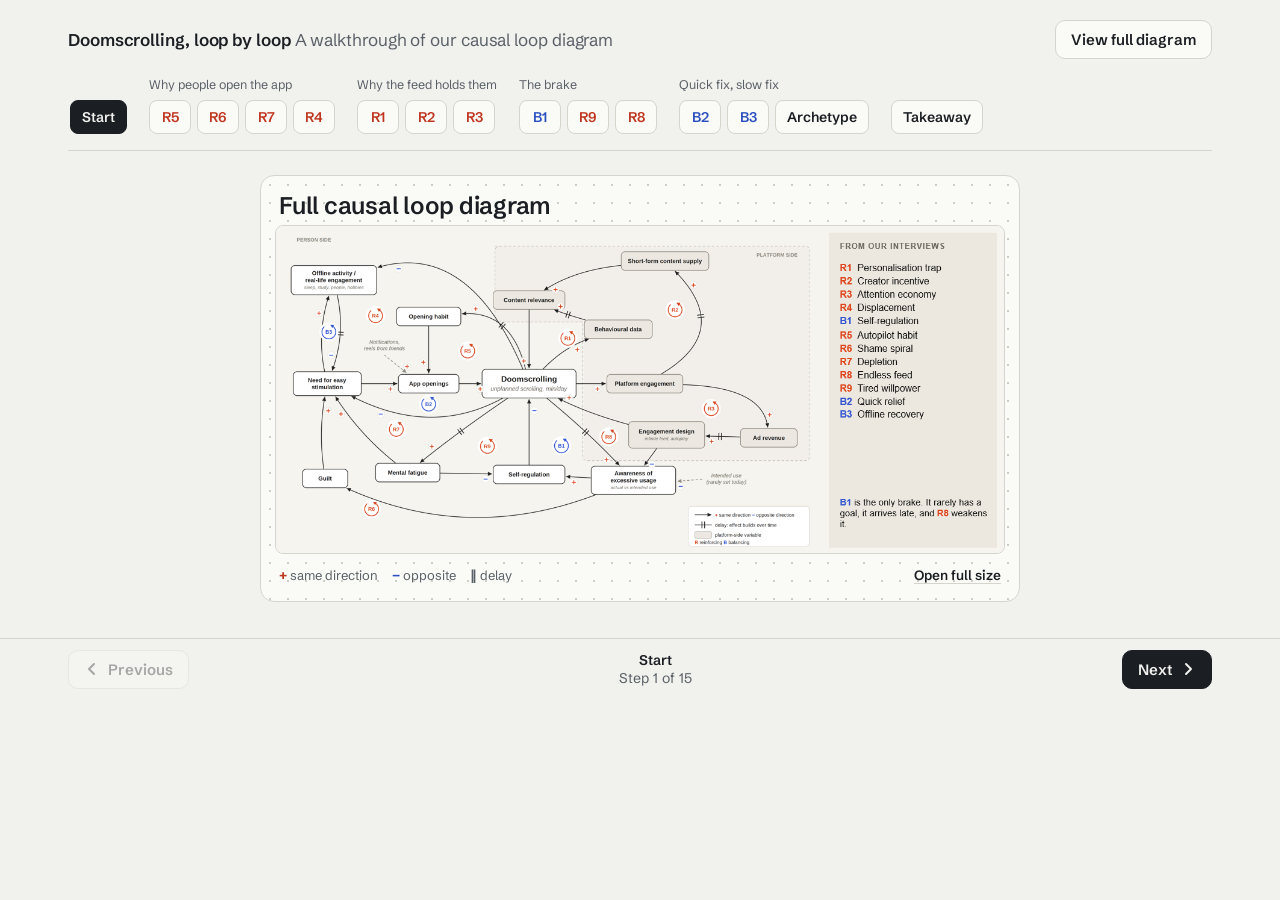
<file: CLD-doomscrolling-walkthrough.html>
<!doctype html>
<html lang="en">
<head>
<meta charset="utf-8">
<meta name="viewport" content="width=device-width, initial-scale=1, viewport-fit=cover">
<title>Doomscrolling CLD, loop by loop</title>
<link rel="preconnect" href="https://fonts.googleapis.com">
<link rel="preconnect" href="https://fonts.gstatic.com" crossorigin>
<link href="https://fonts.googleapis.com/css2?family=Schibsted+Grotesk:wght@400;500;600;700&family=Source+Serif+4:opsz,wght@8..60,400;8..60,600&display=swap" rel="stylesheet">
<style>
:root{
  --paper:#F1F1ED; --panel:#FAFAF7; --ink:#1B1E23; --muted:#5A6068; --rule:#D5D5CE; --dot:#CFCFC6;
  --r:#BF351D; --b:#2A4FBF; --r-soft:#F5E0DA; --b-soft:#E0E6F7;
  --node:#FFFFFF; --node-line:#2A2E35; --plat:#E7E1D4; --plat-line:#A69C89; --edge:#3B4048;
  --sans:"Schibsted Grotesk","Helvetica Neue",Arial,sans-serif;
  --serif:"Source Serif 4",Georgia,"Times New Roman",serif;
  color-scheme:light;
  box-sizing:border-box;
  padding-top:env(safe-area-inset-top,0px);
  padding-bottom:env(safe-area-inset-bottom,0px);
}
@media (prefers-color-scheme: dark){
  :root:not([data-theme="light"]){
    --paper:#15171B; --panel:#1C1F24; --ink:#E8E9EB; --muted:#A2A7AF; --rule:#31353C; --dot:#2C3037;
    --r:#EF7A62; --b:#8AA5F6; --r-soft:#3A231E; --b-soft:#1F2843;
    --node:#23272D; --node-line:#C8CBD0; --plat:#302B24; --plat-line:#7A705F; --edge:#B9BEC6;
    color-scheme:dark;
  }
}
:root[data-theme="dark"]{
  --paper:#15171B; --panel:#1C1F24; --ink:#E8E9EB; --muted:#A2A7AF; --rule:#31353C; --dot:#2C3037;
  --r:#EF7A62; --b:#8AA5F6; --r-soft:#3A231E; --b-soft:#1F2843;
  --node:#23272D; --node-line:#C8CBD0; --plat:#302B24; --plat-line:#7A705F; --edge:#B9BEC6;
  color-scheme:dark;
}
html{scroll-padding-top:env(safe-area-inset-top,0px)}
*,*::before,*::after{box-sizing:border-box}
body{margin:0;background:var(--paper);color:var(--ink);font-family:var(--sans);-webkit-font-smoothing:antialiased;text-rendering:optimizeLegibility}
button{font:inherit;color:inherit}
:focus-visible{outline:2px solid var(--b);outline-offset:2px;border-radius:6px}

.wrap{max-width:1200px;margin:0 auto;padding:0 28px}

/* top bar */
.top{display:flex;align-items:center;justify-content:space-between;gap:16px;padding:20px 0 16px}
.top .title{font-weight:600;font-size:17px;letter-spacing:-.005em}
.top .title span{color:var(--muted);font-weight:400}
.btn{white-space:nowrap;display:inline-flex;align-items:center;gap:8px;font-weight:600;font-size:15px;padding:9px 15px;border-radius:10px;border:1px solid var(--rule);background:var(--panel);cursor:pointer}
.btn:hover{border-color:var(--muted)}
.btn.primary{background:var(--ink);color:var(--paper);border-color:var(--ink)}
.btn[disabled]{opacity:.35;cursor:default}
.btn svg{width:16px;height:16px}

/* index */
.index{display:flex;gap:22px;overflow-x:auto;padding:2px 2px 16px;border-bottom:1px solid var(--rule);scrollbar-width:thin}
.group{display:flex;flex-direction:column;gap:7px;flex:0 0 auto}
.group-label{font-size:12.5px;color:var(--muted);white-space:nowrap;min-height:16px}
.chips{display:flex;gap:6px}
.chip{height:34px;min-width:42px;padding:0 11px;border:1px solid var(--rule);background:var(--panel);border-radius:8px;font-weight:600;font-size:14px;cursor:pointer;white-space:nowrap}
.chip.R{color:var(--r)} .chip.B{color:var(--b)}
.chip:hover{border-color:currentColor}
.chip[aria-current="step"]{background:var(--ink);color:var(--paper);border-color:var(--ink)}
.chip.R[aria-current="step"]{background:var(--r);border-color:var(--r);color:var(--paper)}
.chip.B[aria-current="step"]{background:var(--b);border-color:var(--b);color:var(--paper)}

/* stage */
.stage{padding:24px 0 36px}
.board{max-width:760px;margin:0 auto;border:1px solid var(--rule);border-radius:14px;padding:14px;
  background-color:var(--panel);background-image:radial-gradient(var(--dot) 1px,transparent 1.3px);background-size:18px 18px}
.board svg.dia{display:block;width:100%;height:auto;max-height:calc(100vh - 330px);min-height:260px}
.cap-head{display:flex;align-items:center;gap:10px;padding:4px 4px 6px}
.cap-head h2{font-size:24px;margin:0;letter-spacing:-.01em}
.board .moments{max-width:640px;margin:0 auto}
.board .under{display:flex;justify-content:space-between;align-items:center;gap:12px;padding:6px 4px 0;font-size:13px;color:var(--muted)}
.linkbtn{background:none;border:none;padding:4px 0;font-weight:600;font-size:13.5px;color:var(--ink);cursor:pointer;text-decoration:underline;text-underline-offset:3px;text-decoration-color:var(--rule)}
.linkbtn:hover{text-decoration-color:currentColor}
.legend-mini{display:flex;gap:14px;flex-wrap:wrap}
.legend-mini i{font-style:normal;font-weight:700}
.legend-mini .p{color:var(--r)} .legend-mini .m{color:var(--b)}

.cldcard{background:#fff;border-radius:8px;overflow:hidden;cursor:zoom-in;border:1px solid var(--rule);padding:0}
.cldcard img{display:block;width:100%;height:auto}

/* text column */
.text{max-width:640px}
.meta{display:flex;flex-wrap:wrap;align-items:center;gap:8px 12px;font-size:14px;color:var(--muted)}
.badge{display:inline-flex;align-items:center;font-weight:700;font-size:15px;padding:4px 11px;border-radius:999px}
.badge.R{background:var(--r-soft);color:var(--r)} .badge.B{background:var(--b-soft);color:var(--b)} .badge.N{background:var(--rule);color:var(--ink)}
.meta .type{font-weight:600;color:var(--ink)}
h2{font-weight:600;font-size:44px;line-height:1.04;letter-spacing:-.022em;margin:14px 0 12px}
h2:focus{outline:none}
.line{font-family:var(--serif);font-size:22px;line-height:1.42;margin:0 0 24px;max-width:40ch}
h3{font-size:15.5px;font-weight:600;margin:0 0 8px;letter-spacing:-.003em}
.body p,.notice p,.plain p{font-family:var(--serif);font-size:18px;line-height:1.66;margin:0 0 14px;max-width:62ch}

.trace{border-top:1px solid var(--rule);border-bottom:1px solid var(--rule);padding:16px 0 16px;margin:0 0 24px}
.chain{display:flex;flex-wrap:wrap;align-items:center;gap:7px 6px;margin:4px 0 0}
.pill{display:inline-flex;align-items:center;gap:6px;font-size:14px;font-weight:500;padding:5px 10px;border-radius:7px;background:var(--node);border:1px solid var(--rule);white-space:nowrap}
.pill.plat{background:var(--plat);border-color:var(--plat-line)}
.pill.core{font-weight:700;border-color:var(--node-line)}
.pill .dir{font-weight:700;font-size:15px}
.pill .back{color:var(--muted);font-weight:400}
.lk{display:inline-flex;align-items:center;gap:2px;font-weight:700;font-size:15px;padding:0 2px}
.lk.p{color:var(--r)} .lk.m{color:var(--b)}
.lk .dl{color:var(--muted);font-weight:400;font-size:14px}
.lk::after{content:"";display:inline-block;width:10px;height:8px;margin-left:3px;background:var(--muted);clip-path:polygon(0 0,100% 50%,0 100%)}
.result{margin:12px 0 0;font-size:15px;line-height:1.5}
.result b{font-weight:600}
.result .R{color:var(--r)} .result .B{color:var(--b)}

.notice{border-left:3px solid var(--rule);padding:2px 0 2px 16px;margin:20px 0 0}
.notice p{margin:0 !important}
.notice.R{border-color:var(--r)} .notice.B{border-color:var(--b)} .notice.N{border-color:var(--ink)}
.notice p{font-size:17px}

.weak{margin:22px 0 0;display:grid;gap:14px}
.weak div{display:grid;grid-template-columns:120px 1fr;gap:14px;padding-top:12px;border-top:1px solid var(--rule)}
.weak b{font-weight:600;font-size:15.5px}
.weak p{margin:0;font-family:var(--serif);font-size:17px;line-height:1.58}

/* intro */
.howto{display:grid;grid-template-columns:1fr 1fr;gap:14px 22px;margin:8px 0 18px}
.howto div{display:grid;grid-template-columns:58px 1fr;gap:10px;align-items:start;font-size:15px;line-height:1.45}
.howto svg{width:58px;height:24px;margin-top:1px}
.rulebox{background:var(--panel);border:1px solid var(--rule);border-radius:10px;padding:14px 16px;margin:4px 0 0}
.rulebox p{margin:0;font-family:var(--serif);font-size:17px;line-height:1.6}

/* archetype roles */
.roles{margin:6px 0 20px;display:grid;gap:0}
.roles div{display:grid;grid-template-columns:170px 1fr;gap:14px;padding:11px 0;border-top:1px solid var(--rule);font-size:15.5px;line-height:1.45}
.roles div:last-child{border-bottom:1px solid var(--rule)}
.roles b{font-weight:600}

/* takeaway moments */
.moments{position:relative;display:grid;gap:12px;padding:4px}
.moment{position:relative;background:var(--panel);border:1px solid var(--rule);border-radius:10px;padding:13px 15px 12px 15px}
.moment.target{border:2px solid var(--ink)}
.m-head{display:flex;justify-content:space-between;align-items:baseline;gap:10px;margin-bottom:8px}
.m-name{font-weight:600;font-size:17px}
.m-tag{font-size:12.5px;font-weight:600;background:var(--ink);color:var(--paper);padding:3px 8px;border-radius:999px;white-space:nowrap}
.m-codes{display:flex;gap:6px;flex-wrap:wrap;margin-bottom:8px}
.moment p{margin:0;font-size:14.5px;line-height:1.45;color:var(--muted)}
.implies{margin:8px 0 0;padding:0;list-style:none;display:grid;gap:0}
.implies li{display:grid;grid-template-columns:200px 1fr;gap:14px;padding:11px 0;border-top:1px solid var(--rule);font-size:15.5px;line-height:1.45}
.implies li:last-child{border-bottom:1px solid var(--rule)}
.implies b{font-weight:600}
.implies .codes{color:var(--muted);font-weight:500}

/* pager */
.pager{position:sticky;bottom:0;z-index:5;background:var(--paper);border-top:1px solid var(--rule);padding-bottom:env(safe-area-inset-bottom,0px)}
.pager .wrap{display:flex;justify-content:space-between;align-items:center;gap:12px;padding-top:11px;padding-bottom:11px}
.pager .count{font-size:14px;color:var(--muted);text-align:center}
.pager .count b{color:var(--ink);font-weight:600}
.kbd{display:inline-block;margin-left:8px}

/* diagram svg */
svg.dia .nd rect{fill:var(--node);stroke:var(--node-line);stroke-width:1.2}
svg.dia .nd.plat rect{fill:var(--plat);stroke:var(--plat-line)}
svg.dia .nd.core rect{stroke-width:2.2}
svg.dia .nd text{fill:var(--ink);font-family:var(--sans);font-size:13px;font-weight:500}
svg.dia .nd.core text{font-size:15px;font-weight:700}
svg.dia .edge path.ln{fill:none;stroke:var(--edge);stroke-width:1.7}
svg.dia .edge .dly{stroke:var(--edge);stroke-width:1.8}
svg.dia .edge .sg{font-family:var(--sans);font-weight:700;font-size:17px;text-anchor:middle;dominant-baseline:central}
svg.dia .sg.p{fill:var(--r)} svg.dia .sg.m{fill:var(--b)}
svg.dia .ah{fill:var(--edge)}
svg.dia .ahR{fill:var(--r)} svg.dia .ahB{fill:var(--b)}
svg.dia .bdg path{fill:none;stroke-width:2.2}
svg.dia .bdg.R path{stroke:var(--r)} svg.dia .bdg.B path{stroke:var(--b)}
svg.dia .bdg text{font-family:var(--sans);font-weight:700;font-size:14px;text-anchor:middle;dominant-baseline:central}
svg.dia .bdg.R text{fill:var(--r)} svg.dia .bdg.B text{fill:var(--b)}
svg.dia .bdg circle{fill:var(--panel)}
svg.dia .note line{stroke:var(--muted);stroke-width:1.3}
svg.dia .note text{font-family:var(--sans);font-size:12.5px;font-style:italic;fill:var(--muted);text-anchor:middle}
svg.dia .cap{font-family:var(--sans);font-size:12.5px;font-weight:600;fill:var(--muted);text-anchor:middle}
svg.dia.anim .edge{opacity:0}
svg.dia.anim .edge.on{opacity:1}
svg.dia .edge .late{transition:opacity .2s}
svg.dia.anim .edge .late{opacity:0}
svg.dia.anim .edge.done .late{opacity:1}

dialog{border:none;padding:0;border-radius:12px;max-width:min(1240px,96vw);width:96vw;background:#fff;color:#1B1E23}
dialog::backdrop{background:rgba(20,22,26,.72)}
dialog img{display:block;width:100%;height:auto}
dialog .dhead{display:flex;justify-content:space-between;align-items:center;padding:10px 14px;border-bottom:1px solid #ddd;font-weight:600;font-size:15px}
dialog .dhead button{background:#1B1E23;color:#fff;border:none;border-radius:8px;padding:7px 13px;font-weight:600;cursor:pointer}

@media (max-width: 900px){
  .wrap{padding:0 18px}
  .stage{padding-top:18px}
  .board svg.dia{max-height:none;min-height:0}
  .cap-head h2{font-size:20px}
  h2{font-size:34px}
  .line{font-size:19.5px}
  .body p,.notice p,.plain p{font-size:17px}
  .howto{grid-template-columns:1fr}
  .weak div,.roles div,.implies li{grid-template-columns:1fr;gap:4px}
  .kbd{display:none}
  .top .title span{display:none}
  .board{margin:0 -8px;padding:10px}
  .top .title{font-size:16px}
}
@media (prefers-reduced-motion: reduce){
  svg.dia.anim .edge,svg.dia.anim .edge .late{opacity:1 !important}
}
</style>
</head>
<body>

<div class="wrap">
  <div class="top">
    <div class="title">Doomscrolling, loop by loop <span>A walkthrough of our causal loop diagram</span></div>
    <button class="btn" id="openCld" type="button" aria-haspopup="dialog">View full diagram</button>
  </div>
  <nav class="index" id="index" aria-label="Loops"></nav>
  <main class="stage" id="stage">
    <div class="board" id="board"></div>
  </main>
</div>

<div class="pager">
  <div class="wrap">
    <button class="btn" id="prev" type="button">
      <svg viewBox="0 0 16 16" aria-hidden="true"><path d="M10 3 5 8l5 5" fill="none" stroke="currentColor" stroke-width="2" stroke-linecap="round" stroke-linejoin="round"/></svg>
      Previous
    </button>
    <div class="count" id="count"></div>
    <button class="btn primary" id="next" type="button">
      Next
      <svg viewBox="0 0 16 16" aria-hidden="true"><path d="m6 3 5 5-5 5" fill="none" stroke="currentColor" stroke-width="2" stroke-linecap="round" stroke-linejoin="round"/></svg>
    </button>
  </div>
</div>

<dialog id="cld" aria-label="Full causal loop diagram">
  <div class="dhead"><span>Full causal loop diagram</span><button type="button" id="closeCld">Close</button></div>
  <img src="[data-uri]" alt="The team's full causal loop diagram of doomscrolling, showing loops R1 to R9 and B1 to B3 across the person side and the platform side.">
</dialog>

<script>
(function(){
"use strict";
var CLD_SRC = document.querySelector('#cld img').getAttribute('src');
var reduceMotion = window.matchMedia('(prefers-reduced-motion: reduce)').matches;

/* ---------- variables in the CLD ---------- */
var N = {
  scroll:   {t:["Doomscrolling"], name:"Doomscrolling", core:true},
  habit:    {t:["Opening habit"], name:"Opening habit"},
  open:     {t:["App openings"], name:"App openings"},
  need:     {t:["Need for easy","stimulation"], name:"Need for easy stimulation"},
  offline:  {t:["Offline activity /","real-life engagement"], name:"Offline activity"},
  fatigue:  {t:["Mental fatigue"], name:"Mental fatigue"},
  guilt:    {t:["Guilt"], name:"Guilt"},
  aware:    {t:["Awareness of","excessive usage"], name:"Awareness of excessive usage"},
  selfreg:  {t:["Self-regulation"], name:"Self-regulation"},
  data:     {t:["Behavioural data"], name:"Behavioural data", plat:true},
  relevance:{t:["Content relevance"], name:"Content relevance", plat:true},
  engage:   {t:["Platform","engagement"], name:"Platform engagement", plat:true},
  supply:   {t:["Short-form","content supply"], name:"Short-form content supply", plat:true},
  ads:      {t:["Ad revenue"], name:"Ad revenue", plat:true},
  design:   {t:["Engagement","design"], name:"Engagement design", plat:true}
};
function L(s,d){return {s:s,d:!!d};}

/* ---------- the walkthrough ---------- */
var GROUPS = ["", "Why people open the app", "Why the feed holds them", "The brake", "Quick fix, slow fix", ""];

var STEPS = [
 {id:"start", kind:"intro", chip:"Start", group:0},

 {id:"r5", kind:"loop", group:1, code:"R5", type:"R", name:"Autopilot habit",
  nodes:["scroll","habit","open"], links:[L("+"),L("+"),L("+")],
  line:"Automatic opening creates more automatic opening.",
  acts:"Acts at the moment of opening",
  body:["Each unplanned opening strengthens the habit, so the next idle moment triggers another. Notifications and reels from friends add extra cues."],
  notice:"It runs before any conscious choice, so the fix has to act at the moment of opening."},

 {id:"r6", kind:"loop", group:1, code:"R6", type:"R", name:"Shame spiral",
  nodes:["scroll","aware","guilt","need","open"], links:[L("+",1),L("+"),L("+"),L("+"),L("+")],
  line:"The bad feeling after one session helps start the next.",
  acts:"Acts after a session, feeding the next opening",
  body:["Overuse leads to guilt. Guilt raises the need for easy relief, and the phone is the easiest option."],
  notice:"Awareness that lands as shame can feed this loop instead of stopping it."},

 {id:"r7", kind:"loop", group:1, code:"R7", type:"R", name:"Depletion",
  nodes:["scroll","fatigue","need","open"], links:[L("+",1),L("+"),L("+"),L("+")],
  line:"Scrolling tires you out, and tiredness makes easy content more attractive.",
  acts:"Acts between sessions",
  body:["Mental fatigue makes effortful things like studying less likely and easy stimulation more likely."],
  notice:"Fatigue also weakens the brake (R9), so it raises the pull and lowers self-control at once."},

 {id:"r4", kind:"loop", group:1, code:"R4", type:"R", name:"Displacement",
  nodes:["scroll","offline","need","open"], links:[L("-",1),L("-",1),L("+"),L("+")],
  line:"Scrolling crowds out what would have reduced the need to scroll.",
  acts:"Acts slowly, over days and weeks",
  body:["Less sleep, study, hobbies and time with people means more need for quick stimulation."],
  notice:"This is the side effect in Shifting the Burden: the quick fix weakens the slow fix."},

 {id:"r1", kind:"loop", group:2, code:"R1", type:"R", name:"Personalisation trap",
  nodes:["scroll","data","relevance"], links:[L("+"),L("+",1),L("+")],
  line:"The more you scroll, the better the feed gets at keeping you.",
  acts:"Acts inside the session",
  body:["Every scroll, skip and rewatch becomes data that makes the next recommendation more relevant."],
  notice:"The user changes nothing; the feed keeps getting better at holding them."},

 {id:"r2", kind:"loop", group:2, code:"R2", type:"R", name:"Creator incentive",
  nodes:["scroll","engage","supply","relevance"], links:[L("+"),L("+",1),L("+"),L("+")],
  line:"Engagement rewards creators, and creators keep the feed full.",
  acts:"Acts at platform level, slowly",
  body:["More engagement brings more short-form content, and more supply means better matches for each user."],
  notice:"It runs across the whole platform, which is why the feed never runs out."},

 {id:"r3", kind:"loop", group:2, code:"R3", type:"R", name:"Attention economy",
  nodes:["scroll","engage","ads","design"], links:[L("+"),L("+"),L("+",1),L("+")],
  line:"Attention earns ad revenue, and ad revenue funds design that holds attention.",
  acts:"Acts at platform level, slowly",
  body:["Revenue supports features like infinite feed and autoplay, which raise engagement further."],
  notice:"The business model rewards time spent, so user-side fixes work against this loop."},

 {id:"b1", kind:"loop", group:3, code:"B1", type:"B", name:"Self-regulation",
  nodes:["scroll","aware","selfreg"], links:[L("+",1),L("+"),L("-")],
  line:"The only brake on a session, and it arrives late.",
  note:{target:"aware", t:["Intended use","(rarely set today)"], x:408, y:352},
  acts:"Acts at the moment of stopping",
  body:["Scrolling should trigger awareness, awareness should trigger self-regulation, and self-regulation should cut scrolling."],
  weak:[["No goal","Intended use is rarely set, so \u201ctoo much\u201d has no reference point."],
        ["Arrives late","Awareness comes after the session is already long."],
        ["Under attack","R8 weakens awareness; R9 weakens self-regulation."]]},

 {id:"r9", kind:"loop", group:3, code:"R9", type:"R", name:"Tired willpower",
  nodes:["scroll","fatigue","selfreg"], links:[L("+",1),L("-"),L("-")],
  line:"The brake is weakest when the session has run longest.",
  acts:"Acts at the moment of stopping",
  body:["Fatigue lowers self-regulation, which lets scrolling continue and builds more fatigue."]},

 {id:"r8", kind:"loop", group:3, code:"R8", type:"R", name:"Endless feed",
  nodes:["scroll","engage","ads","design","aware","selfreg"], links:[L("+"),L("+"),L("+",1),L("-"),L("+"),L("-")],
  line:"An endless feed removes the moments where people would notice and stop.",
  acts:"Acts at the moment of stopping",
  body:["Ad revenue funds infinite feed and autoplay. With no natural stopping point, awareness drops and the brake weakens."],
  notice:"This is what the slide means by \u201cR8 weakens it\u201d."},

 {id:"b2", kind:"loop", group:4, code:"B2", type:"B", name:"Quick relief",
  nodes:["need","open","scroll"], links:[L("+"),L("+"),L("-")],
  line:"Scrolling relieves the need for stimulation, for a while.",
  acts:"Acts inside the session, short term",
  body:["It meets the need in the moment, which is why it feels useful."],
  notice:"The quick fix: it treats the symptom, not the cause."},

 {id:"b3", kind:"loop", group:4, code:"B3", type:"B", name:"Offline recovery",
  nodes:["need","offline"], links:[L("+"),L("-",1)],
  line:"Offline life meets the need more slowly, but more lastingly.",
  acts:"Acts between sessions, slowly",
  body:["Sleep, friends, movement and hobbies reduce the need, but take effort and work with a delay."],
  notice:"The fundamental fix, and R4 weakens it with every extra hour of scrolling."},

 {id:"archetype", kind:"stb", chip:"Archetype", group:4},
 {id:"takeaway", kind:"end", chip:"Takeaway", group:5}
];

var byId = {}; STEPS.forEach(function(s,i){byId[s.id]=i;});
var codeToIndex = {}; STEPS.forEach(function(s,i){ if(s.code) codeToIndex[s.code]=i; });

/* ---------- helpers ---------- */
var SVGNS = "http://www.w3.org/2000/svg";
function el(tag, attrs, parent){
  var e = document.createElementNS(SVGNS, tag);
  for (var k in attrs){ if(attrs[k]!==undefined) e.setAttribute(k, attrs[k]); }
  if (parent) parent.appendChild(e);
  return e;
}
function esc(s){return String(s).replace(/&/g,"&amp;").replace(/</g,"&lt;").replace(/>/g,"&gt;");}
function minusChar(s){return s==="-" ? "\u2212" : "+";}

function boxSize(id){
  var n = N[id], longest = 0;
  n.t.forEach(function(l){ longest = Math.max(longest, l.length); });
  if (n.core) return {w: longest*9.2 + 30, h: 38};
  return {w: Math.max(88, longest*7.15 + 26), h: n.t.length*16 + 18};
}

function quad(p0,c,p1,t){
  var u=1-t;
  return {x:u*u*p0.x + 2*u*t*c.x + t*t*p1.x, y:u*u*p0.y + 2*u*t*c.y + t*t*p1.y};
}
function quadD(p0,c,p1,t){
  return {x:2*(1-t)*(c.x-p0.x) + 2*t*(p1.x-c.x), y:2*(1-t)*(c.y-p0.y) + 2*t*(p1.y-c.y)};
}
function inside(p, b, m){ return Math.abs(p.x-b.x) < b.w/2 + m && Math.abs(p.y-b.y) < b.h/2 + m; }
function norm(v){ var l=Math.hypot(v.x,v.y)||1; return {x:v.x/l, y:v.y/l}; }

function defs(svg){
  var d = el("defs",{},svg);
  [["ah","ah"],["ahR","ahR"],["ahB","ahB"]].forEach(function(m){
    var mk = el("marker",{id:m[0], viewBox:"0 0 10 8", refX:"9.5", refY:"4", markerWidth:"10", markerHeight:"8", markerUnits:"userSpaceOnUse", orient:"auto"}, d);
    el("path",{d:"M0,0 L10,4 L0,8 z", "class":m[1]}, mk);
  });
}

/* draws one causal link as a curved arrow, trimmed to the node boxes */
function drawEdge(svg, A, B, link, bend, opt){
  opt = opt || {};
  var mid = {x:(A.x+B.x)/2, y:(A.y+B.y)/2};
  var d = norm({x:B.x-A.x, y:B.y-A.y});
  var perp = {x:d.y, y:-d.x};
  var C = {x:mid.x + perp.x*bend, y:mid.y + perp.y*bend};
  var t0=0, t1=1;
  while (t0 < 0.5 && inside(quad(A,C,B,t0), A, 5)) t0 += 0.004;
  while (t1 > 0.5 && inside(quad(A,C,B,t1), B, 5)) t1 -= 0.004;
  var pts = [];
  for (var i=0;i<=40;i++){ var p = quad(A,C,B, t0 + (t1-t0)*i/40); pts.push(p.x.toFixed(1)+","+p.y.toFixed(1)); }
  var g = el("g",{"class":"edge"}, svg);
  var path = el("path",{"class":"ln", d:"M"+pts.join(" L")}, g);
  path.dataset.marker = "url(#ah)";
  var side = bend>=0 ? 1 : -1;
  var out = {x:perp.x*side, y:perp.y*side};
  if (link.d){
    var tm = (t0+t1)/2, pm = quad(A,C,B,tm), tg = norm(quadD(A,C,B,tm)), nv = {x:-tg.y, y:tg.x};
    [-2.8,2.8].forEach(function(o){
      var cx = pm.x + tg.x*o, cy = pm.y + tg.y*o;
      el("line",{"class":"dly", x1:(cx-nv.x*8).toFixed(1), y1:(cy-nv.y*8).toFixed(1), x2:(cx+nv.x*8).toFixed(1), y2:(cy+nv.y*8).toFixed(1)}, g);
    });
  }
  if (opt.signSide) out = {x:out.x*opt.signSide, y:out.y*opt.signSide};
  var ts = t1 - (opt.signT||0.13)*(t1-t0), ps = quad(A,C,B,ts);
  var lab = el("text",{"class":"sg late " + (link.s==="-"?"m":"p"), x:(ps.x+out.x*13).toFixed(1), y:(ps.y+out.y*13).toFixed(1)}, g);
  lab.textContent = minusChar(link.s);
  return g;
}

function drawNode(svg, id, x, y){
  var n = N[id], s = boxSize(id);
  var g = el("g",{"class":"nd" + (n.plat?" plat":"") + (n.core?" core":"")}, svg);
  el("rect",{x:(x-s.w/2).toFixed(1), y:(y-s.h/2).toFixed(1), width:s.w.toFixed(1), height:s.h, rx:7}, g);
  var lh = 16, y0 = y - (n.t.length-1)*lh/2;
  n.t.forEach(function(line,i){
    var t = el("text",{x:x.toFixed(1), y:(y0+i*lh).toFixed(1), "text-anchor":"middle", "dominant-baseline":"central"}, g);
    t.textContent = line;
  });
  return {x:x, y:y, w:s.w, h:s.h};
}

function drawBadge(svg, x, y, code, type, caption, capDy, ccw){
  var g = el("g",{"class":"bdg " + type}, svg);
  el("circle",{cx:x, cy:y, r:26}, g);
  var R = 20, a0 = (ccw ? 235 : -55)*Math.PI/180, a1 = (ccw ? -55 : 235)*Math.PI/180;
  var p0 = [x+R*Math.cos(a0), y+R*Math.sin(a0)], p1 = [x+R*Math.cos(a1), y+R*Math.sin(a1)];
  el("path",{d:"M"+p0[0].toFixed(1)+","+p0[1].toFixed(1)+" A"+R+" "+R+" 0 1 "+(ccw?0:1)+" "+p1[0].toFixed(1)+","+p1[1].toFixed(1), "marker-end":"url(#ah"+type+")"}, g);
  var t = el("text",{x:x, y:y+0.5}, g); t.textContent = code;
  if (caption){ var c = el("text",{"class":"cap", x:x, y:y+(capDy||44)}, svg); c.textContent = caption; }
}

function newSvg(label){
  var svg = el("svg",{"class":"dia", viewBox:"0 0 480 410", role:"img", "aria-label":label});
  defs(svg);
  return svg;
}

/* circular layout for a single loop */
function loopDiagram(step){
  var n = step.nodes.length, cx = 240, cy = 207;
  var r = {2:118, 3:130, 4:134, 5:142, 6:150}[n];
  var svg = newSvg(step.code + " " + step.name + " loop diagram");
  var pos = step.nodes.map(function(id,i){
    var a = (-90 + i*360/n) * Math.PI/180;
    var p = {x: cx + r*Math.cos(a), y: cy + r*Math.sin(a)};
    var s = boxSize(id); p.w = s.w; p.h = s.h; return p;
  });
  var edgeLayer = el("g",{},svg);
  step.nodes.forEach(function(id,i){
    var A = pos[i], B = pos[(i+1)%n];
    var mid = {x:(A.x+B.x)/2 - cx, y:(A.y+B.y)/2 - cy};
    var k = n===2 ? r*1.25 : 1.75*(r - Math.hypot(mid.x, mid.y));
    drawEdge(edgeLayer, A, B, step.links[i], k);
  });
  step.nodes.forEach(function(id,i){ drawNode(svg, id, pos[i].x, pos[i].y); });
  drawBadge(svg, cx, cy, step.code, step.type);
  if (step.note){
    var tgt = pos[step.nodes.indexOf(step.note.target)];
    var nx = step.note.x, ny = step.note.y;
    var g = el("g",{"class":"note"}, svg);
    el("line",{x1:nx-4, y1:ny-20, x2:(tgt.x+tgt.w/2-18).toFixed(1), y2:(tgt.y+tgt.h/2+6).toFixed(1), "stroke-dasharray":"4 4", "marker-end":"url(#ah)"}, g);
    step.note.t.forEach(function(line,i){ var tx = el("text",{x:nx, y:ny+i*16}, g); tx.textContent = line; });
  }
  return svg;
}

/* Shifting the Burden: B2, B3 and R4 on one picture */
function archetypeDiagram(){
  var svg = newSvg("Shifting the Burden archetype built from loops B2, B3 and R4");
  var P = {scroll:{x:195,y:58}, need:{x:195,y:207}, offline:{x:195,y:356}};
  Object.keys(P).forEach(function(k){ var s=boxSize(k); P[k].w=s.w; P[k].h=s.h; });
  var layer = el("g",{},svg);
  drawEdge(layer, P.need, P.scroll, L("+"), 118);
  drawEdge(layer, P.scroll, P.need, L("-"), 118);
  drawEdge(layer, P.need, P.offline, L("+"), -118);
  drawEdge(layer, P.offline, P.need, L("-",1), -118);
  drawEdge(layer, P.scroll, P.offline, L("-",1), 330);
  drawNode(svg, "scroll", P.scroll.x, P.scroll.y);
  drawNode(svg, "need", P.need.x, P.need.y);
  drawNode(svg, "offline", P.offline.x, P.offline.y);
  drawBadge(svg, 195, 132, "B2", "B");
  drawBadge(svg, 195, 282, "B3", "B", null, null, true);
  drawBadge(svg, 312, 207, "R4", "R");
  var caps = [["Quick fix",66,136],["Fundamental fix",60,286],["Side effect",428,211]];
  caps.forEach(function(c){ var t = el("text",{"class":"cap", x:c[1], y:c[2]}, svg); t.textContent=c[0]; });
  return svg;
}

/* ---------- trace animation ---------- */
var timers = [];
function clearTimers(){ timers.forEach(clearTimeout); timers = []; }
function trace(svg){
  clearTimers();
  var edges = Array.prototype.slice.call(svg.querySelectorAll(".edge"));
  if (reduceMotion){
    edges.forEach(function(g){ var p=g.querySelector("path.ln"); p.setAttribute("marker-end", p.dataset.marker); });
    return;
  }
  svg.classList.add("anim");
  edges.forEach(function(g,i){
    var p = g.querySelector("path.ln"), len = p.getTotalLength();
    g.classList.remove("on","done");
    p.removeAttribute("marker-end");
    p.style.transition = "none";
    p.style.strokeDasharray = len; p.style.strokeDashoffset = len;
    timers.push(setTimeout(function(){
      g.classList.add("on");
      p.getBoundingClientRect();
      p.style.transition = "stroke-dashoffset .42s ease-out";
      p.style.strokeDashoffset = 0;
    }, 220 + i*430));
    timers.push(setTimeout(function(){
      g.classList.add("done");
      p.setAttribute("marker-end", p.dataset.marker);
    }, 220 + i*430 + 430));
  });
}

/* ---------- text builders ---------- */
function chainHTML(step){
  var dir = 1, minus = 0, out = [];
  function pill(id, dir, back){
    var n = N[id];
    return '<span class="pill' + (n.plat?' plat':'') + (n.core?' core':'') + '">' +
      (back ? '<span class="back">back to</span> ' : '') + esc(n.name) +
      ' <span class="dir" aria-label="' + (dir>0?'goes up':'goes down') + '">' + (dir>0?'\u2191':'\u2193') + '</span></span>';
  }
  step.nodes.forEach(function(id,i){
    out.push(pill(id, dir, false));
    var l = step.links[i];
    var title = (l.s==="-" ? "opposite direction" : "same direction") + (l.d ? ", with a delay" : "");
    out.push('<span class="lk ' + (l.s==="-"?'m':'p') + '" title="' + title + '" aria-label="' + title + '">' + minusChar(l.s) + (l.d?'<span class="dl">\u2016</span>':'') + '</span>');
    if (l.s==="-"){ dir = -dir; minus++; }
  });
  out.push(pill(step.nodes[0], dir, true));
  var res = (dir>0 ? 'Comes back <b>up</b>, so it <b class="R">reinforces</b>.' : 'Comes back <b>down</b>, so it <b class="B">balances</b>.') +
    ' ' + (minus===0 ? 'No' : minus) + ' minus link' + (minus===1?'':'s') + '.';
  return '<div class="trace"><h3>Follow one change round the loop</h3><div class="chain">' + out.join("") + '</div><p class="result">' + res + '</p></div>';
}

function paras(arr){ return arr.map(function(p){ return '<p>' + esc(p) + '</p>'; }).join(""); }

function loopText(step){
  var h = '<div class="meta"><span class="badge ' + step.type + '">' + step.code + '</span><span class="type">' +
    (step.type==="R" ? "Reinforcing loop" : "Balancing loop") + '</span><span>' + esc(step.acts) + '</span></div>';
  h += '<h2 tabindex="-1">' + esc(step.name) + '</h2>';
  h += '<p class="line">' + esc(step.line) + '</p>';
  h += chainHTML(step);
  h += '<div class="body">' + paras(step.body) + '</div>';
  if (step.weak){
    h += '<h3 style="margin-top:18px">Why it fails</h3><div class="weak" style="margin-top:6px">' +
      step.weak.map(function(w){ return '<div><b>' + esc(w[0]) + '</b><p>' + esc(w[1]) + '</p></div>'; }).join("") + '</div>';
  }
  if (step.notice) h += '<div class="notice ' + step.type + '"><p>' + esc(step.notice) + '</p></div>';
  return h;
}

function glyph(kind){
  var s = '<svg viewBox="0 0 58 24" aria-hidden="true">';
  if (kind==="box"){
    s += '<rect x="3" y="3" width="52" height="18" rx="4" style="fill:var(--plat);stroke:var(--plat-line)"/>';
  } else {
    s += '<line x1="3" y1="14" x2="46" y2="14" style="stroke:var(--edge);stroke-width:1.7"/><path d="M45 9.5 L54 14 L45 18.5z" style="fill:var(--edge)"/>';
    if (kind==="p") s += '<text x="38" y="8" style="fill:var(--r);font-weight:700;font-size:14px;font-family:var(--sans)" text-anchor="middle" dominant-baseline="central">+</text>';
    if (kind==="m") s += '<text x="38" y="7" style="fill:var(--b);font-weight:700;font-size:15px;font-family:var(--sans)" text-anchor="middle" dominant-baseline="central">\u2212</text>';
    if (kind==="d") s += '<line x1="22" y1="7" x2="22" y2="21" style="stroke:var(--edge);stroke-width:1.8"/><line x1="27" y1="7" x2="27" y2="21" style="stroke:var(--edge);stroke-width:1.8"/>';
  }
  return s + '</svg>';
}

function introText(){
  return '<div class="meta"><span class="badge N">Start</span><span>9 reinforcing, 3 balancing</span></div>' +
  '<h2 tabindex="-1">Why doomscrolling keeps itself going</h2>' +
  '<p class="line">Nine loops push scrolling up. The one brake that should stop a session arrives late.</p>' +
  '<h3 style="margin-top:20px">How to read it</h3>' +
  '<div class="howto">' +
    '<div>' + glyph("p") + '<span><b>Plus:</b> same direction</span></div>' +
    '<div>' + glyph("m") + '<span><b>Minus:</b> opposite direction</span></div>' +
    '<div>' + glyph("d") + '<span><b>Delay:</b> builds over time</span></div>' +
    '<div>' + glyph("box") + '<span><b>Shaded:</b> platform side</span></div>' +
  '</div>' +
  '<div class="rulebox"><p>Even number of minus links = reinforcing (R). Odd = balancing (B).</p></div>';
}

function archetypeText(){
  return '<div class="meta"><span class="badge B">B2</span><span class="badge B">B3</span><span class="badge R">R4</span><span class="type">Systems archetype</span></div>' +
  '<h2 tabindex="-1">Shifting the Burden</h2>' +
  '<p class="line">Each quick fix weakens the slow fix, so the phone wins more often over time.</p>' +
  '<div class="roles">' +
    '<div><b>Symptom</b><span>Need for easy stimulation</span></div>' +
    '<div><b>Quick fix, B2</b><span>Scroll: fast, temporary</span></div>' +
    '<div><b>Fundamental fix, B3</b><span>Offline recovery: slow, lasting</span></div>' +
    '<div><b>Side effect, R4</b><span>Scrolling erodes the fundamental fix</span></div>' +
  '</div>';
}

function endText(){
  var items = [
    ["Interrupt the automatic open","R5","Pause between urge and feed"],
    ["Give the brake a goal","B1","Set intended use at opening"],
    ["Bring awareness earlier","B1, R9","Cue during the session"],
    ["Put a stopping point back","R8","Break the endless feed"],
    ["Keep the cue neutral","R6","Avoid shame"]
  ];
  return '<div class="meta"><span class="badge N">Takeaway</span></div>' +
  '<h2 tabindex="-1">Where the intervention acts</h2>' +
  '<p class="line">A feedback-loop problem, not a time-management problem.</p>' +
  '<div class="plain"><p>Most person-side loops enter at the moment of opening. The brake, and the loops that weaken it, meet at the moment of stopping.</p></div>' +
  '<ul class="implies">' + items.map(function(it){
    return '<li><b>' + esc(it[0]) + ' <span class="codes">' + esc(it[1]) + '</span></b><span>' + esc(it[2]) + '</span></li>';
  }).join("") + '</ul>';
}

function chipBtn(code, type){
  return '<button type="button" class="chip ' + type + '" data-go="' + codeToIndex[code] + '" title="' + esc(STEPS[codeToIndex[code]].name) + '">' + code + '</button>';
}
function momentsBoard(){
  var m = [
    {name:"Opening", tag:"Intervention point", codes:["R5","R6","R7","R4"], text:"All four end at app openings.", target:true},
    {name:"Inside the session", codes:["R1","B2"], text:"The feed adapts; the need is briefly met."},
    {name:"Stopping", tag:"Intervention point", codes:["B1","R9","R8"], text:"The brake and what weakens it.", target:true},
    {name:"Platform, over time", codes:["R2","R3"], text:"Largely outside the user\u2019s control."}
  ];
  return '<div class="moments">' + m.map(function(x){
    return '<div class="moment' + (x.target?' target':'') + '"><div class="m-head"><span class="m-name">' + x.name + '</span>' +
      (x.tag ? '<span class="m-tag">' + x.tag + '</span>' : '') + '</div><div class="m-codes">' +
      x.codes.map(function(c){ return chipBtn(c, STEPS[codeToIndex[c]].type); }).join("") + '</div><p>' + x.text + '</p></div>';
  }).join("") + '</div>';
}

/* ---------- index ---------- */
var indexEl = document.getElementById("index");
function buildIndex(){
  var html = "";
  GROUPS.forEach(function(label, g){
    var chips = STEPS.map(function(s,i){ return {s:s,i:i}; }).filter(function(o){ return o.s.group===g; });
    html += '<div class="group"><span class="group-label">' + (label ? esc(label) : '&nbsp;') + '</span><div class="chips">' +
      chips.map(function(o){
        var s = o.s, cls = s.type || "", txt = s.code || s.chip, title = s.name || s.chip;
        return '<button type="button" class="chip ' + cls + '" data-i="' + o.i + '" title="' + esc(title) + '">' + esc(txt) + '</button>';
      }).join("") + '</div></div>';
  });
  indexEl.innerHTML = html;
  indexEl.addEventListener("click", function(e){
    var b = e.target.closest("button[data-i]"); if (b) go(+b.dataset.i, true);
  });
}

/* ---------- render ---------- */
var boardEl = document.getElementById("board");
var cur = 0;

function capHead(s){
  if (s.code) return '<div class="cap-head"><span class="badge ' + s.type + '">' + s.code + '</span><h2 tabindex="-1">' + esc(s.name) + '</h2></div>';
  var name = s.kind==="intro" ? "Full causal loop diagram" : s.kind==="stb" ? "Shifting the Burden" : "Where the intervention acts";
  var badges = s.kind==="stb" ? '<span class="badge B">B2</span><span class="badge B">B3</span><span class="badge R">R4</span>' : '';
  return '<div class="cap-head">' + badges + '<h2 tabindex="-1">' + name + '</h2></div>';
}

function render(i){
  var s = STEPS[i];
  clearTimers();
  boardEl.innerHTML = capHead(s);
  var svg = null;
  if (s.kind==="intro"){
    boardEl.insertAdjacentHTML("beforeend", '<button type="button" class="cldcard" id="cardCld" aria-label="Open the full diagram"><img src="' + CLD_SRC + '" alt="The team\u2019s causal loop diagram of doomscrolling"></button>' +
      '<div class="under"><span class="legend-mini"><span><i class="p">+</i> same direction</span><span><i class="m">\u2212</i> opposite</span><span><i>\u2016</i> delay</span></span><button type="button" class="linkbtn" id="cardCld2">Open full size</button></div>');
  } else if (s.kind==="end"){
    boardEl.insertAdjacentHTML("beforeend", momentsBoard());
  } else {
    svg = s.kind==="loop" ? loopDiagram(s) : archetypeDiagram();
    boardEl.appendChild(svg);
    if (window.innerWidth < 640) try {
      var bb = svg.getBBox(), pad = 14;
      svg.setAttribute("viewBox", [bb.x-pad, bb.y-pad, bb.width+pad*2, bb.height+pad*2].map(function(v){return v.toFixed(1);}).join(" "));
    } catch(e){}
    var under = document.createElement("div");
    under.className = "under";
    under.innerHTML = '<span class="legend-mini"><span><i class="p">+</i> same direction</span><span><i class="m">\u2212</i> opposite</span><span><i>\u2016</i> delay</span></span><button type="button" class="linkbtn" id="replay">Trace the loop again</button>';
    boardEl.appendChild(under);
    trace(svg);
  }

  Array.prototype.forEach.call(indexEl.querySelectorAll(".chip"), function(c){
    if (+c.dataset.i === i) c.setAttribute("aria-current","step"); else c.removeAttribute("aria-current");
  });
  var active = indexEl.querySelector('[aria-current="step"]');
  if (active && active.scrollIntoView) active.scrollIntoView({block:"nearest", inline:"nearest"});

  document.getElementById("prev").disabled = i===0;
  var nx = document.getElementById("next");
  nx.disabled = i===STEPS.length-1;
  var label = s.code ? s.code + " " + s.name : (s.kind==="stb" ? "Shifting the Burden" : s.chip);
  document.getElementById("count").innerHTML = '<b>' + esc(label) + '</b><br>Step ' + (i+1) + ' of ' + STEPS.length;

  var rp = document.getElementById("replay");
  if (rp && svg) rp.addEventListener("click", function(){ trace(svg); });
  ["cardCld","cardCld2"].forEach(function(id){ var b=document.getElementById(id); if(b) b.addEventListener("click", openCld); });
  Array.prototype.forEach.call(boardEl.querySelectorAll("[data-go]"), function(b){
    b.addEventListener("click", function(){ go(+b.dataset.go, true); });
  });
}

function go(i, fromUser){
  if (i<0 || i>=STEPS.length) return;
  cur = i;
  render(i);
  try { history.replaceState(null, "", "#" + STEPS[i].id); } catch(e){}
  if (fromUser){
    var top = document.getElementById("stage").getBoundingClientRect().top;
    if (top < 0) window.scrollTo({top: window.scrollY + top - 8, behavior: reduceMotion ? "auto" : "smooth"});
    var h2 = boardEl.querySelector("h2"); if (h2) h2.focus({preventScroll:true});
  }
}

/* ---------- dialog ---------- */
var dlg = document.getElementById("cld");
function openCld(){ if (dlg.showModal) dlg.showModal(); else dlg.setAttribute("open",""); }
document.getElementById("openCld").addEventListener("click", openCld);
document.getElementById("closeCld").addEventListener("click", function(){ dlg.close ? dlg.close() : dlg.removeAttribute("open"); });
dlg.addEventListener("click", function(e){ if (e.target===dlg) dlg.close(); });

document.getElementById("prev").addEventListener("click", function(){ go(cur-1, true); });
document.getElementById("next").addEventListener("click", function(){ go(cur+1, true); });
document.addEventListener("keydown", function(e){
  if (dlg.open) return;
  if (e.altKey || e.ctrlKey || e.metaKey) return;
  if (e.key==="ArrowRight"){ go(cur+1, true); }
  else if (e.key==="ArrowLeft"){ go(cur-1, true); }
});

window.addEventListener("hashchange", function(){
  var id = (location.hash||"").replace("#","");
  if (byId[id]!==undefined && byId[id]!==cur) go(byId[id], false);
});
buildIndex();
var h = (location.hash||"").replace("#","");
go(byId[h]!==undefined ? byId[h] : 0, false);
})();
</script>
</body>
</html>
</file>
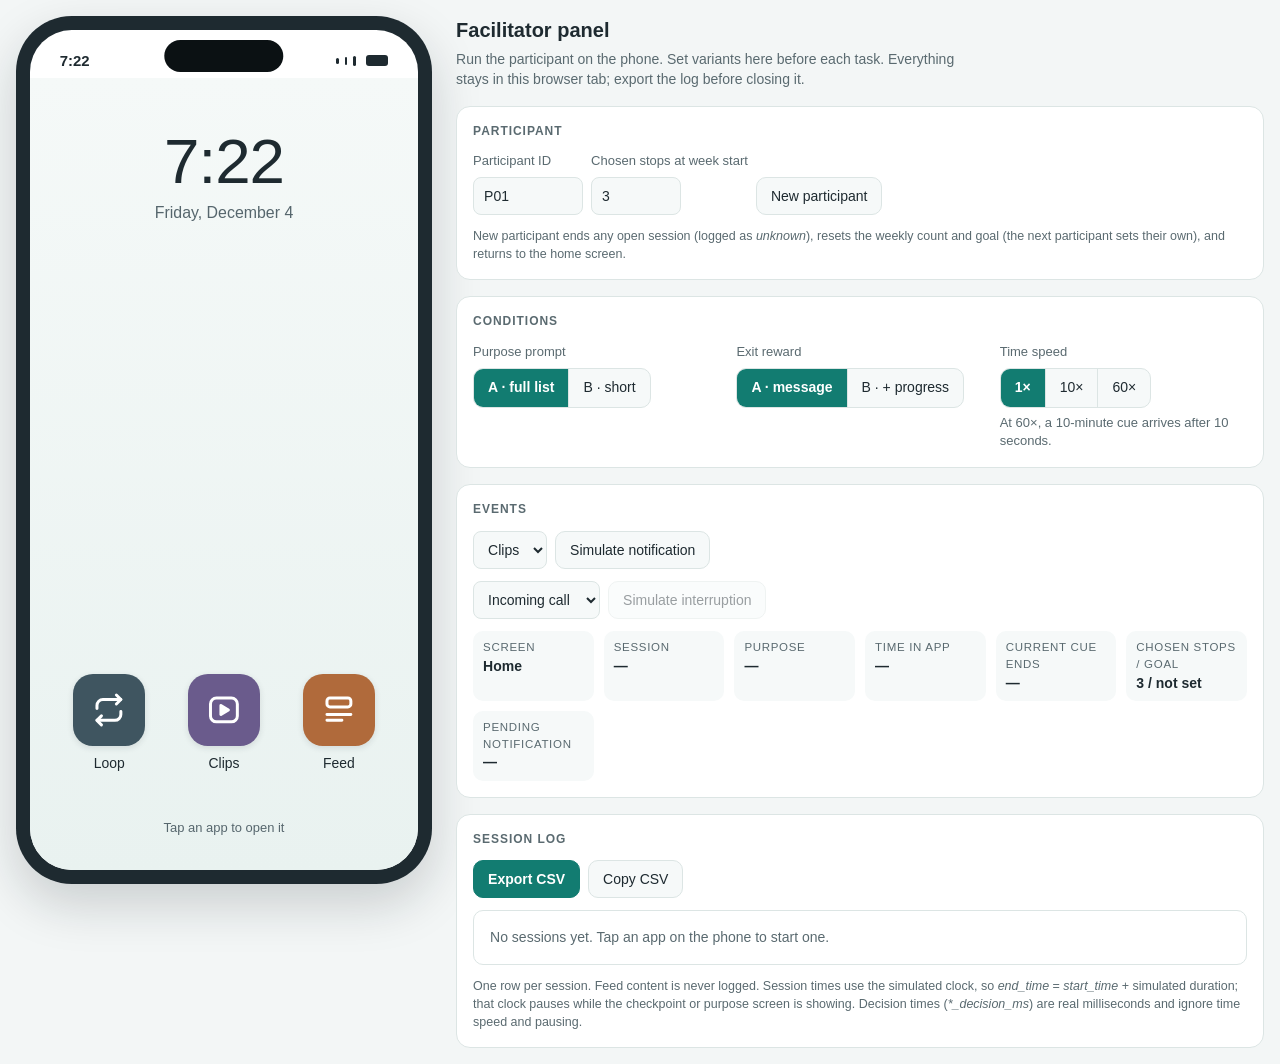
<file: pause.html>
<!doctype html>
<html lang="en">
<head>
<meta charset="utf-8">
<meta name="viewport" content="width=device-width, initial-scale=1, viewport-fit=cover">
<title>Pause Prototype</title>
<style>
  :root {
    /* Phone (Pause app) palette: fixed, always light by design */
    --teal: #127C71;
    --teal-dark: #0E6158;
    --teal-soft: #E7F2F0;
    --teal-line: #BFDCD7;
    --ink: #1E2A30;
    --ink-muted: #56666D;
    --line: #E1E8E7;
    --ph: #EDF1F1;
    --ph-2: #E2E8E8;
    --white: #FFFFFF;

    /* Facilitator panel palette: follows the viewer's theme */
    --bg: #F3F6F6;
    --panel: #FFFFFF;
    --panel-2: #F6F9F9;
    --text: #1E2A30;
    --text-muted: #5A6A70;
    --border: #DCE5E4;
    --accent: #127C71;
    --accent-ink: #FFFFFF;
    --accent-soft: #E7F2F0;
    --bezel: #1E2A30;
    color-scheme: light;
  }
  @media (prefers-color-scheme: dark) {
    :root:not([data-theme="light"]) {
      --bg: #11191C;
      --panel: #182226;
      --panel-2: #1D292E;
      --text: #E4ECEC;
      --text-muted: #9DB0B2;
      --border: #2B3A3F;
      --accent: #4FB8AB;
      --accent-ink: #0E1A1C;
      --accent-soft: #1D3633;
      --bezel: #05090A;
      color-scheme: dark;
    }
  }
  :root[data-theme="dark"] {
    --bg: #11191C;
    --panel: #182226;
    --panel-2: #1D292E;
    --text: #E4ECEC;
    --text-muted: #9DB0B2;
    --border: #2B3A3F;
    --accent: #4FB8AB;
    --accent-ink: #0E1A1C;
    --accent-soft: #1D3633;
    --bezel: #05090A;
    color-scheme: dark;
  }

  * { box-sizing: border-box; }
  html, body { margin: 0; }
  body {
    background: var(--bg);
    color: var(--text);
    font: 15px/1.45 -apple-system, BlinkMacSystemFont, "Segoe UI", Roboto, "Helvetica Neue", Arial, sans-serif;
    padding-inline: 16px;
    padding-block: 16px;
  }
  button { font: inherit; cursor: pointer; }
  button:focus-visible, input:focus-visible, select:focus-visible, textarea:focus-visible {
    outline: 3px solid var(--teal-line);
    outline-offset: 2px;
  }
  [hidden] { display: none !important; }

  .stage {
    display: flex;
    flex-wrap: wrap;
    gap: 24px;
    align-items: flex-start;
    justify-content: center;
    max-width: 1440px;
    margin: 0 auto;
  }

  /* ---------- Phone frame ---------- */
  .phone-col { flex: 0 0 auto; max-width: 100%; }
  .phone {
    width: 418px;
    max-width: 100%;
    padding: 14px;
    border-radius: 56px;
    background: var(--bezel);
    box-shadow: 0 20px 50px rgba(15, 30, 35, .18);
  }
  .screen {
    position: relative;
    width: 390px;
    max-width: 100%;
    height: 844px;
    border-radius: 42px;
    overflow: hidden;
    background: var(--white);
    color: var(--ink);
    display: flex;
    flex-direction: column;
  }
  .statusbar {
    flex: 0 0 auto;
    height: 48px;
    padding: 14px 30px 0;
    display: flex;
    justify-content: space-between;
    align-items: center;
    font-size: 15px;
    font-weight: 600;
    color: var(--ink);
    font-variant-numeric: tabular-nums;
    position: relative;
    z-index: 5;
  }
  .statusbar .notch {
    position: absolute; left: 50%; top: 10px; transform: translateX(-50%);
    width: 120px; height: 32px; border-radius: 20px; background: #0B1113;
  }
  .statusbar .sys { display: flex; gap: 6px; align-items: center; }
  .statusbar .sys span { display: block; background: var(--ink); border-radius: 2px; }
  .view { flex: 1 1 auto; position: relative; min-height: 0; display: flex; flex-direction: column; }

  /* ---------- Home ---------- */
  .home { flex: 1; background: linear-gradient(180deg, #F5F9F8 0%, #E9F2F0 100%); padding: 24px 24px 32px; display: flex; flex-direction: column; }
  .home .clock { text-align: center; margin-top: 28px; }
  .home .clock .t { font-size: 64px; font-weight: 300; letter-spacing: -1px; font-variant-numeric: tabular-nums; line-height: 1; }
  .home .clock .d { margin-top: 8px; color: var(--ink-muted); font-size: 16px; }
  .apps { margin-top: auto; display: grid; grid-template-columns: repeat(3, 1fr); gap: 20px; padding: 0 8px 40px; }
  .app-btn { background: none; border: 0; padding: 6px 0; display: flex; flex-direction: column; align-items: center; gap: 8px; color: var(--ink); border-radius: 18px; }
  .app-icon { width: 72px; height: 72px; border-radius: 20px; display: grid; place-items: center; box-shadow: 0 2px 6px rgba(30, 42, 48, .12); }
  .app-icon svg { width: 36px; height: 36px; }
  .app-btn .n { font-size: 14px; font-weight: 500; }
  .icon-loop { background: #3F5560; }
  .icon-clips { background: #6A5B8C; }
  .icon-feed { background: #B06A3B; }
  .home-hint { text-align: center; color: var(--ink-muted); font-size: 13px; }

  .notif {
    position: absolute; top: 6px; left: 10px; right: 10px; z-index: 10;
    background: rgba(255, 255, 255, .96);
    border: 1px solid var(--line);
    border-radius: 22px; padding: 12px 14px;
    box-shadow: 0 8px 24px rgba(30, 42, 48, .16);
    display: flex; gap: 12px; align-items: center; text-align: left; color: var(--ink);
    width: calc(100% - 20px);
    animation: drop .35s ease-out;
  }
  .notif .app-icon { width: 40px; height: 40px; border-radius: 11px; flex: 0 0 auto; }
  .notif .app-icon svg { width: 22px; height: 22px; }
  .notif b { display: block; font-size: 14px; }
  .notif small { color: var(--ink-muted); font-size: 13px; }
  @keyframes drop { from { transform: translateY(-20px); opacity: 0; } to { transform: none; opacity: 1; } }

  /* ---------- Pause screens (shared) ---------- */
  .pause { flex: 1; display: flex; flex-direction: column; padding: 20px 24px 28px; background: var(--white); overflow-y: auto; }
  .brand { display: flex; align-items: center; gap: 8px; color: var(--teal); font-weight: 600; font-size: 14px; letter-spacing: .04em; }
  .brand .dot { width: 10px; height: 10px; border-radius: 50%; border: 2px solid var(--teal); }
  .brand .ctx { color: var(--ink-muted); font-weight: 400; letter-spacing: 0; }
  .pause h1 { font-size: 28px; line-height: 1.2; margin: 28px 0 6px; font-weight: 650; text-wrap: balance; letter-spacing: -.3px; }
  .pause .sub { color: var(--ink-muted); font-size: 16px; margin: 0 0 20px; }
  .options { display: flex; flex-direction: column; gap: 10px; }
  .opt {
    min-height: 54px; width: 100%;
    border: 1.5px solid var(--line); border-radius: 16px; background: var(--white);
    color: var(--ink); font-size: 17px; text-align: left; padding: 12px 16px;
    display: flex; align-items: center; justify-content: space-between; gap: 12px;
    transition: border-color .15s, background .15s;
  }
  .opt .tick { width: 22px; height: 22px; border-radius: 50%; border: 1.5px solid var(--teal-line); flex: 0 0 auto; display: grid; place-items: center; }
  .opt[aria-pressed="true"] { border-color: var(--teal); background: var(--teal-soft); }
  .opt[aria-pressed="true"] .tick { background: var(--teal); border-color: var(--teal); }
  .opt[aria-pressed="true"] .tick::after { content: ""; width: 8px; height: 8px; border-radius: 50%; background: #fff; }
  .okay { margin: 12px 2px 0; color: var(--ink-muted); font-size: 15px; }
  .label { margin: 24px 0 10px; font-size: 13px; font-weight: 600; color: var(--ink-muted); text-transform: uppercase; letter-spacing: .06em; }
  .chips { display: flex; flex-wrap: wrap; gap: 8px; }
  .chip {
    min-height: 44px; padding: 8px 16px; border-radius: 999px;
    border: 1.5px solid var(--line); background: var(--white); color: var(--ink); font-size: 15px;
  }
  .chip[aria-pressed="true"] { border-color: var(--teal); background: var(--teal-soft); color: var(--teal-dark); font-weight: 600; }
  .spacer { flex: 1 1 auto; min-height: 20px; }
  .btn {
    min-height: 56px; width: 100%; border-radius: 16px; font-size: 17px; font-weight: 600;
    border: 1.5px solid var(--teal); background: var(--white); color: var(--teal-dark); padding: 12px 16px;
  }
  .btn.primary { background: var(--teal); color: #fff; }
  .btn:disabled { background: var(--ph); border-color: var(--ph-2); color: #7C8B90; cursor: default; }
  .btn-stack { display: flex; flex-direction: column; gap: 10px; }
  .link { background: none; border: 0; color: var(--ink-muted); font-size: 15px; padding: 12px; margin-top: 4px; min-height: 44px; text-decoration: underline; text-underline-offset: 3px; }
  .foot { text-align: center; color: var(--ink-muted); font-size: 14px; margin-top: 14px; }

  /* ---------- Feed ---------- */
  .feed-wrap { flex: 1; display: flex; flex-direction: column; min-height: 0; position: relative; background: #F7F9F9; }
  .feed-head { flex: 0 0 auto; display: flex; align-items: center; justify-content: space-between; padding: 6px 18px 10px; background: #F7F9F9; border-bottom: 1px solid var(--line); }
  .feed-head .appname { display: flex; align-items: center; gap: 10px; font-weight: 700; font-size: 20px; }
  .feed-head .app-icon { width: 30px; height: 30px; border-radius: 9px; box-shadow: none; }
  .feed-head .app-icon svg { width: 17px; height: 17px; }
  .pchip {
    display: inline-flex; align-items: center; gap: 6px;
    font-size: 12.5px; color: var(--teal-dark); background: var(--teal-soft);
    border-radius: 999px; padding: 5px 10px; font-variant-numeric: tabular-nums; white-space: nowrap;
    max-width: 200px; overflow: hidden; text-overflow: ellipsis;
  }
  .pchip .d { width: 6px; height: 6px; border-radius: 50%; background: var(--teal); flex: 0 0 auto; }
  .feed { flex: 1; overflow-y: auto; padding: 12px 12px 90px; display: flex; flex-direction: column; gap: 12px; overscroll-behavior: contain; }
  .card { background: var(--white); border-radius: 18px; padding: 14px; display: flex; flex-direction: column; gap: 12px; border: 1px solid var(--line); }
  .card .top { display: flex; align-items: center; gap: 10px; }
  .card .av { width: 38px; height: 38px; border-radius: 50%; flex: 0 0 auto; display: grid; place-items: center; font-size: 15px; font-weight: 700; color: #fff; }
  .card .who { display: flex; flex-direction: column; min-width: 0; line-height: 1.25; }
  .card .who b { font-size: 15px; }
  .card .who small { font-size: 13px; color: var(--ink-muted); }
  .card p { margin: 0; font-size: 15.5px; line-height: 1.45; color: var(--ink); }
  .card .media { position: relative; border-radius: 12px; display: flex; align-items: flex-end; padding: 10px 12px; color: rgba(255,255,255,.95); font-size: 13px; font-weight: 500; }
  .card .media .play { position: absolute; top: 50%; left: 50%; transform: translate(-50%, -50%); width: 52px; height: 52px; border-radius: 50%; background: rgba(0,0,0,.28); display: grid; place-items: center; }
  .card .media .dur { position: absolute; right: 10px; bottom: 10px; background: rgba(0,0,0,.4); border-radius: 6px; padding: 1px 6px; font-variant-numeric: tabular-nums; }
  .card .acts { display: flex; gap: 20px; font-size: 13px; color: var(--ink-muted); font-variant-numeric: tabular-nums; }
  .close-bar { position: absolute; left: 0; right: 0; bottom: 0; padding: 14px 20px 22px; background: linear-gradient(180deg, rgba(247,249,249,0) 0%, #F7F9F9 40%); display: flex; justify-content: center; }
  .close-btn { min-height: 50px; padding: 10px 28px; border-radius: 999px; background: var(--ink); color: #fff; border: 0; font-size: 16px; font-weight: 600; box-shadow: 0 4px 14px rgba(30, 42, 48, .2); }

  /* ---------- Checkpoint sheet ---------- */
  .scrim { position: absolute; inset: 0; background: rgba(30, 42, 48, .28); z-index: 20; display: flex; align-items: flex-end; animation: fade .3s ease-out; }
  .sheet { width: 100%; background: var(--white); border-radius: 28px 28px 0 0; padding: 24px 24px 30px; animation: rise .35s ease-out; }
  .sheet h1 { margin-top: 18px; }
  @keyframes fade { from { opacity: 0; } to { opacity: 1; } }
  @keyframes rise { from { transform: translateY(30px); } to { transform: none; } }

  /* ---------- Exit ---------- */
  .exit-mark { width: 64px; height: 64px; border-radius: 50%; background: var(--teal-soft); display: grid; place-items: center; margin-top: 48px; }
  .exit-mark.neutral { background: var(--ph); }
  .exit-mark svg { width: 30px; height: 30px; }
  .progress { margin-top: 28px; border: 1px solid var(--line); border-radius: 20px; padding: 18px; display: flex; flex-direction: column; gap: 14px; }
  .progress .row { display: flex; gap: 16px; align-items: center; }
  .ring { width: 84px; height: 84px; flex: 0 0 auto; }
  .ring .fill { transition: none; }
  .ring.animate .fill { animation: ringfill .8s ease-out 1; }
  @keyframes ringfill { from { stroke-dashoffset: var(--full); } }
  .progress .stat { font-size: 17px; font-weight: 600; color: var(--ink); font-variant-numeric: tabular-nums; line-height: 1.35; }
  .progress .cap { font-size: 14px; color: var(--ink-muted); }
  .progress .goal-q { font-size: 16px; font-weight: 600; margin: 0; }
  .progress .chip { min-height: 44px; padding: 6px 16px; font-size: 15px; }
  .progress .link { align-self: flex-start; padding: 4px 0; min-height: 32px; margin: 0; font-size: 14px; }
  .pause .sub + .sub { margin-top: -12px; }

  /* ---------- Reflection ---------- */
  .q { font-size: 17px; font-weight: 600; margin: 22px 0 10px; }
  .seg { display: flex; gap: 8px; }
  .seg .chip { flex: 1; }
  .vstack { display: flex; flex-direction: column; gap: 8px; }
  .vstack .chip { text-align: left; border-radius: 14px; padding: 10px 16px; min-height: 48px; }

  @media (prefers-reduced-motion: reduce) {
    *, *::before, *::after { animation: none !important; transition: none !important; }
  }

  /* ---------- Facilitator panel ---------- */
  .panel { flex: 1 1 520px; min-width: 0; max-width: 100%; display: flex; flex-direction: column; gap: 16px; }
  .panel header h2 { margin: 0; font-size: 20px; }
  .panel header p { margin: 4px 0 0; color: var(--text-muted); font-size: 14px; max-width: 65ch; }
  .box { background: var(--panel); border: 1px solid var(--border); border-radius: 14px; padding: 16px; display: flex; flex-direction: column; gap: 12px; }
  .box h3 { margin: 0; font-size: 12px; text-transform: uppercase; letter-spacing: .08em; color: var(--text-muted); }
  .grid2 { display: grid; grid-template-columns: repeat(auto-fit, minmax(230px, 1fr)); gap: 16px; }
  .ctrl { display: flex; flex-direction: column; gap: 6px; }
  .ctrl > span { font-size: 13px; color: var(--text-muted); }
  .segc { display: inline-flex; border: 1px solid var(--border); border-radius: 10px; overflow: hidden; background: var(--panel-2); width: max-content; max-width: 100%; }
  .segc button { border: 0; background: transparent; color: var(--text); padding: 8px 14px; min-height: 38px; font-size: 14px; border-right: 1px solid var(--border); }
  .segc button:last-child { border-right: 0; }
  .segc button[aria-pressed="true"] { background: var(--accent); color: var(--accent-ink); font-weight: 600; }
  .hint { font-size: 12.5px; color: var(--text-muted); }
  .row-actions { display: flex; flex-wrap: wrap; gap: 8px; align-items: center; }
  .fbtn { border: 1px solid var(--border); background: var(--panel-2); color: var(--text); border-radius: 10px; padding: 8px 14px; min-height: 38px; font-size: 14px; }
  .fbtn.accent { background: var(--accent); border-color: var(--accent); color: var(--accent-ink); font-weight: 600; }
  .fbtn:disabled { opacity: .45; cursor: default; }
  .panel input[type="text"], .panel input[type="number"], .panel select, .panel textarea {
    font: inherit; font-size: 14px; color: var(--text); background: var(--panel-2);
    border: 1px solid var(--border); border-radius: 8px; padding: 7px 10px; min-height: 38px;
  }
  .panel input[type="text"] { width: 110px; }
  .panel input[type="number"] { width: 90px; }
  .live { display: grid; grid-template-columns: repeat(auto-fit, minmax(120px, 1fr)); gap: 10px; }
  .live div { background: var(--panel-2); border-radius: 10px; padding: 8px 10px; min-width: 0; }
  .live small { display: block; font-size: 11.5px; color: var(--text-muted); text-transform: uppercase; letter-spacing: .06em; }
  .live b { display: block; font-size: 14px; font-weight: 600; font-variant-numeric: tabular-nums; overflow-wrap: anywhere; }
  .table-wrap { overflow-x: auto; border: 1px solid var(--border); border-radius: 10px; max-height: 360px; overflow-y: auto; }
  table { border-collapse: collapse; font-size: 12.5px; width: max-content; min-width: 100%; }
  th, td { padding: 7px 10px; border-bottom: 1px solid var(--border); text-align: left; white-space: nowrap; font-variant-numeric: tabular-nums; }
  th { position: sticky; top: 0; background: var(--panel-2); color: var(--text-muted); font-weight: 600; z-index: 1; }
  tr.active td { background: var(--accent-soft); font-style: italic; }
  .empty { padding: 16px; color: var(--text-muted); font-size: 14px; }
  #csvOut { width: 100%; min-height: 120px; font-family: ui-monospace, SFMono-Regular, Menlo, Consolas, monospace; font-size: 12px; }
  .status-msg { font-size: 13px; color: var(--text-muted); }

  /* ---------- Participant mode (?participant=1): phone view fills the real screen ---------- */
  html.pmode, html.pmode body { height: 100%; background: var(--white); }
  html.pmode body { padding: 0; }
  html.pmode .stage { display: block; max-width: none; height: 100%; }
  html.pmode .phone-col, html.pmode .phone { width: 100%; height: 100%; }
  html.pmode .phone { padding: 0; border-radius: 0; background: var(--white); box-shadow: none; }
  html.pmode .screen { width: 100%; height: 100%; border-radius: 0; }
  html.pmode .statusbar { display: none; }
  html.pmode .view { padding-top: env(safe-area-inset-top, 0px); padding-bottom: env(safe-area-inset-bottom, 0px); }
  html.pmode .panel { display: none; }
  html.pmode.show-panel .panel { display: flex; position: fixed; inset: 0; z-index: 100; overflow-y: auto; background: var(--bg); padding: 16px; }
  .panel-close { display: none; }
  html.pmode .panel-close { display: inline-block; }
</style>
</head>
<body>
<div class="stage">
  <div class="phone-col" id="phoneCol">
    <div class="phone" aria-label="Simulated phone">
      <div class="screen" id="screen">
        <div class="statusbar"><span id="sbTime">9:41</span><div class="notch"></div>
          <div class="sys" aria-hidden="true"><span style="width:3px;height:6px"></span><span style="width:3px;height:8px"></span><span style="width:3px;height:10px"></span><span style="width:22px;height:11px;border-radius:3px;margin-left:4px"></span></div>
        </div>
        <div class="view" id="view"></div>
      </div>
    </div>
  </div>

  <aside class="panel" aria-label="Facilitator panel">
    <header>
      <div class="row-actions" style="justify-content:space-between"><h2>Facilitator panel</h2><button class="fbtn panel-close" id="panelClose">Back to phone view</button></div>
      <p>Run the participant on the phone. Set variants here before each task. Everything stays in this browser tab; export the log before closing it.</p>
    </header>

    <section class="box">
      <h3>Participant</h3>
      <div class="row-actions">
        <label class="ctrl"><span>Participant ID</span><input type="text" id="pidInput" value="P01"></label>
        <label class="ctrl"><span>Chosen stops at week start</span><input type="number" id="weekSeed" min="0" step="1" value="3"></label>
        <div class="ctrl"><span>&nbsp;</span><button class="fbtn" id="newParticipant">New participant</button></div>
      </div>
      <div class="hint">New participant ends any open session (logged as <i>unknown</i>), resets the weekly count and goal (the next participant sets their own), and returns to the home screen.</div>
    </section>

    <section class="box">
      <h3>Conditions</h3>
      <div class="grid2">
        <div class="ctrl"><span>Purpose prompt</span>
          <div class="segc" id="promptSeg"><button data-v="A" aria-pressed="true">A · full list</button><button data-v="B" aria-pressed="false">B · short</button></div>
        </div>
        <div class="ctrl"><span>Exit reward</span>
          <div class="segc" id="rewardSeg"><button data-v="A" aria-pressed="true">A · message</button><button data-v="B" aria-pressed="false">B · + progress</button></div>
        </div>
        <div class="ctrl"><span>Time speed</span>
          <div class="segc" id="speedSeg"><button data-v="1" aria-pressed="true">1×</button><button data-v="10" aria-pressed="false">10×</button><button data-v="60" aria-pressed="false">60×</button></div>
          <span class="hint">At 60×, a 10-minute cue arrives after 10 seconds.</span>
        </div>
      </div>
    </section>

    <section class="box">
      <h3>Events</h3>
      <div class="row-actions">
        <select id="notifApp" aria-label="App for notification"><option>Loop</option><option selected>Clips</option><option>Feed</option></select>
        <button class="fbtn" id="simNotif">Simulate notification</button>
      </div>
      <div class="row-actions">
        <select id="interruptKind" aria-label="Interruption type"><option value="call">Incoming call</option><option value="class">Class starting</option></select>
        <button class="fbtn" id="simInterrupt">Simulate interruption</button>
      </div>
      <div class="live" id="live"></div>
    </section>

    <section class="box">
      <h3>Session log</h3>
      <div class="row-actions">
        <button class="fbtn accent" id="exportCsv">Export CSV</button>
        <button class="fbtn" id="copyCsv">Copy CSV</button>
        <span class="status-msg" id="csvMsg" role="status"></span>
      </div>
      <div class="table-wrap" id="logWrap"></div>
      <textarea id="csvOut" readonly hidden aria-label="CSV text"></textarea>
      <div class="hint">One row per session. Feed content is never logged. Session times use the simulated clock, so <i>end_time</i> = <i>start_time</i> + simulated duration; that clock pauses while the checkpoint or purpose screen is showing. Decision times (<i>*_decision_ms</i>) are real milliseconds and ignore time speed and pausing.</div>
    </section>
  </aside>
</div>

<script>
(() => {
  "use strict";

  // ---------- Config ----------
  const APPS = {
    Loop:  { cls: "icon-loop",  feedStart: 0,  svg: '<svg viewBox="0 0 24 24" fill="none" stroke="#fff" stroke-width="2" stroke-linecap="round" stroke-linejoin="round"><path d="M17 2l3 3-3 3"/><path d="M4 11V9a4 4 0 0 1 4-4h12"/><path d="M7 22l-3-3 3-3"/><path d="M20 13v2a4 4 0 0 1-4 4H4"/></svg>', notif: "3 new posts from people you follow" },
    Clips: { cls: "icon-clips", feedStart: 8,  svg: '<svg viewBox="0 0 24 24" fill="none" stroke="#fff" stroke-width="2" stroke-linejoin="round"><rect x="3" y="4" width="18" height="16" rx="4"/><path d="M10 9l5 3-5 3z" fill="#fff"/></svg>', notif: "A new clip is trending near you" },
    Feed:  { cls: "icon-feed",  feedStart: 16, svg: '<svg viewBox="0 0 24 24" fill="none" stroke="#fff" stroke-width="2" stroke-linecap="round"><rect x="4" y="4" width="16" height="6" rx="2"/><path d="M4 15h16M4 19h10"/></svg>', notif: "Someone mentioned you in a comment" }
  };
  // noun: used on the exit screen ("Your break ended on your terms.")
  // phrase: used on the checkpoint ("You planned 10 minutes to take a break.")
  const PURPOSES = {
    A: [
      { label: "Reply to someone",         noun: "reply session",    phrase: "reply to someone" },
      { label: "Check something specific", noun: "check-in",         phrase: "check something specific" },
      { label: "Learn something",          noun: "learning session", phrase: "learn something" },
      { label: "Take a break",             noun: "break",            phrase: "take a break" },
      { label: "Just browsing",            noun: "browsing session", phrase: "browse" }
    ],
    B: [
      { label: "Something specific", noun: "check-in",         phrase: "check something specific" },
      { label: "A break",            noun: "break",            phrase: "take a break" },
      { label: "Just browsing",      noun: "browsing session", phrase: "browse" }
    ]
  };
  const CUES = [5, 10, 15, "none"];
  const CONTINUE_MIN = 5;
  const GOAL_OPTIONS = [5, 10, 15, 20];
  const COLS = ["participant_id","session_id","session_number","app","trigger","prompt_variant","purpose","time_cue_chosen",
    "purpose_decision_ms","start_time","checkpoint_count","checkpoint_choice","checkpoint_choices","checkpoint_decision_ms",
    "final_boundary","end_time","end_type","within_boundary","reward_variant_shown",
    "reflection_skipped","worthwhile","felt_in_control","time_speed","sim_duration_s"];

  // Sample posts for the feed. Invented people and accounts; the list loops so the feed never runs out.
  const POSTS = [
    { n: "Mina Okafor", h: "minabakes", t: "Third try at sourdough and it finally has holes in it. The starter is called Gerald now.", m: "Bread on a cooling rack" },
    { n: "Campus Library", h: "uni_library", t: "Quiet floors stay open until midnight during exam weeks. Bring a water bottle, leave the crisps at home." },
    { n: "Theo Lindqvist", h: "theo.walks", t: "Took the long way home along the canal. Forty minutes, no regrets.", m: "Canal at dusk" },
    { n: "Priya S.", h: "priyadraws", t: "Daily sketch #112: the old tram stop by the market.", m: "Pencil sketch of a tram stop" },
    { n: "Study Tips Daily", h: "studytipsdaily", t: "The two-minute rule: if a task takes less than two minutes, do it now instead of adding it to a list." },
    { n: "Jonas Weber", h: "jonasw", t: "Does anyone know if the bike repair workshop still runs on Thursdays?" },
    { n: "Leafy Corner", h: "leafycorner", t: "Your pothos doesn't need more water. It needs more light. It's always the light.", m: "Trailing plant on a shelf" },
    { n: "Amara Diallo", h: "amara.runs", t: "5 km before my 9 am lecture. Slow, but done." },
    { n: "Recipe Minute", h: "recipeminute", t: "Lemon pasta: zest, juice, butter, parmesan and a splash of pasta water. That's the whole recipe.", m: "Lemon pasta in a bowl" },
    { n: "Sam Ortega", h: "samortega", t: "Group project update: we have a name, a logo and zero slides. Progress." },
    { n: "Night Sky Club", h: "nightskyclub", t: "Clear skies tonight after 10 pm. The brightest 'star' in the east is actually a planet.", m: "Night sky over rooftops" },
    { n: "Hana Kim", h: "hanakim", t: "Found a second-hand copy of the book I've wanted for months, with someone's notes in the margins." },
    { n: "City Transit", h: "citytransit", t: "Line 4 runs every 10 minutes this weekend because of track work. Plan a little extra time." },
    { n: "Felix Moreau", h: "felixcooks", t: "Batch-cooked lentil soup for the week. Future me says thanks.", m: "Pot of lentil soup" },
    { n: "Inês Carvalho", h: "ines.c", t: "Unpopular opinion: rainy Sundays are the best Sundays." },
    { n: "Language Swap", h: "languageswap", t: "Word of the day (Portuguese): saudade, a longing for something or someone you love." },
    { n: "Oli Brennan", h: "olibrennan", t: "My cat has decided the keyboard is the warmest place in the flat.", m: "Cat asleep on a laptop" },
    { n: "Maker Space", h: "makerspace_uni", t: "Open build night on Friday. Bring a broken thing, leave with a fixed thing." },
    { n: "Ravi Menon", h: "ravimenon", t: "Does anyone else's handwriting get worse every semester?" },
    { n: "Trail Notes", h: "trailnotes", t: "Short loop, big view: 3.2 km, 180 m of climbing, and a bench at the top.", m: "Bench on a hilltop" },
    { n: "Lucía Romero", h: "lucia.r", t: "Finally cleaned my desk. Found three pens, a library card and a to-do list from March." },
    { n: "Tiny Facts", h: "tinyfacts", t: "Octopuses have three hearts. Two pump blood to the gills, one to the rest of the body." },
    { n: "Noah Fischer", h: "noahf", t: "Made a 90-minute focus playlist with no lyrics. Link in my profile.", m: "Headphones on a desk" },
    { n: "Community Garden", h: "communitygarden", t: "Tomatoes are ready. Take what you'll eat and leave some for the next person.", m: "Tomatoes on the vine" }
  ];
  const AV_COLORS = ["#3F6F8F", "#7A5C99", "#A86A3D", "#3E7F5C", "#8C4F5E", "#51707A", "#6E6A3A", "#4B5E9A"];
  const MEDIA_TONES = [["#9DB7C4", "#5E7F8E"], ["#C9B79C", "#8E7456"], ["#A9C3A5", "#5F7F5B"], ["#B8A9C9", "#6F5E8E"], ["#C4A3A3", "#8E5E5E"], ["#A3B9C4", "#46606E"]];

  // ---------- URL options (?participant=1&speed=10&reward=A) ----------
  const params = new URLSearchParams(location.search);
  const truthy = v => v != null && !/^(0|false|no|off)$/i.test(v);
  const pmode = truthy(params.get("participant"));
  const urlSpeed = Number(params.get("speed"));
  const urlReward = (params.get("reward") || "").toUpperCase();
  const urlPrompt = (params.get("prompt") || "").toUpperCase();

  // ---------- State ----------
  const state = {
    pid: params.get("id") || "P01", pNum: 1, sessionCounter: 0,
    promptVariant: urlPrompt === "B" ? "B" : "A",
    rewardVariant: urlReward === "B" ? "B" : "A",
    speed: urlSpeed > 0 ? urlSpeed : 1,
    weekSeed: 3, weekStops: 3, weeklyGoal: null,
    sessions: [], current: null,
    screen: "home", notif: null
  };

  const $ = (s, r = document) => r.querySelector(s);
  const view = $("#view");
  const esc = v => String(v ?? "").replace(/[&<>"']/g, c => ({ "&": "&amp;", "<": "&lt;", ">": "&gt;", '"': "&quot;", "'": "&#39;" }[c]));
  const icon = name => `<span class="app-icon ${APPS[name].cls}" aria-hidden="true">${APPS[name].svg}</span>`;
  const mmss = ms => { const t = Math.floor(ms / 1000); return `${Math.floor(t / 60)}:${String(t % 60).padStart(2, "0")}`; };
  const fmtMin = ms => String(Math.round(ms / 6000) / 10);
  const last = arr => arr[arr.length - 1];

  // ---------- Session lifecycle ----------
  function startSession(app, trigger) {
    if (state.current) endSession("unknown");
    state.notif = null;
    state.sessionCounter++;
    const s = {
      participant_id: state.pid,
      session_id: `${state.pid}-S${String(state.sessionCounter).padStart(2, "0")}`,
      session_number: state.sessionCounter,
      app, trigger, prompt_variant: state.promptVariant,
      purposes: [], nouns: [], phrases: [], purpose_decisions: [],
      time_cue_chosen: "", start: null, opened: false, elapsedMs: 0,
      boundaryMs: null, cueMin: null, extended: false,
      checkpoint_count: 0, checkpoint_choices: [], checkpoint_decisions: [],
      end: null, end_type: "", within_boundary: "", reward_variant_shown: "",
      reflection_skipped: "", worthwhile: "", felt_in_control: "", status: "active",
      feedPos: APPS[app].feedStart
    };
    state.sessions.push(s);
    state.current = s;
    showPrompt(false);
    renderLog();
  }

  function endSession(type) {
    const s = state.current;
    if (!s) return null;
    s.end_type = type;
    s.end = s.start ? new Date(s.start.getTime() + s.elapsedMs) : new Date();
    if (s.opened && s.boundaryMs != null) s.within_boundary = s.elapsedMs <= s.boundaryMs + 500 ? "yes" : "no";
    s.speed = state.speed;
    s.status = "done";
    state.current = null;
    renderLog();
    return s;
  }

  function closeApp() {
    const s = endSession("voluntary");
    if (s.within_boundary === "no") { showExitNeutral(s, "closed"); return; }
    s.reward_variant_shown = state.rewardVariant;
    state.weekStops++; // every voluntary stop within the cue counts, timed or untimed
    renderLog();
    showReward(s);
  }

  // ---------- Screens ----------
  function setScreen(name, html) {
    state.screen = name;
    view.innerHTML = html;
    renderLive();
  }

  let clockTaps = [];
  function showHome() {
    const n = state.notif;
    setScreen("home", `
      <div class="home">
        ${n ? `<button class="notif" id="notif">${icon(n)}<span><b>${n}</b><small>${esc(APPS[n].notif)}</small></span></button>` : ""}
        <div class="clock" id="homeClock"><div class="t" id="homeTime"></div><div class="d" id="homeDate"></div></div>
        <div class="apps">
          ${Object.keys(APPS).map(a => `<button class="app-btn" data-app="${a}">${icon(a)}<span class="n">${a}</span></button>`).join("")}
        </div>
        <div class="home-hint">Tap an app to open it</div>
      </div>`);
    view.querySelectorAll(".app-btn").forEach(b => b.onclick = () => startSession(b.dataset.app, "tap"));
    if (n) $("#notif").onclick = () => startSession(n, "notification");
    // Participant mode: tapping the clock 5 times within 3 seconds opens the facilitator panel.
    $("#homeClock").onclick = () => {
      if (!pmode) return;
      const now = performance.now();
      clockTaps = clockTaps.filter(t => now - t < 3000).concat(now);
      if (clockTaps.length >= 5) { clockTaps = []; document.documentElement.classList.add("show-panel"); }
    };
    tickClock();
  }

  function showPrompt(isChange) {
    const s = state.current;
    const variant = isChange ? state.promptVariant : s.prompt_variant;
    const list = PURPOSES[variant];
    const shownAt = performance.now();
    let purpose = null, cue = "none";
    const title = variant === "A" ? "What brings you here?" : "Why are you opening this?";
    setScreen("prompt", `
      <div class="pause">
        <div class="brand"><span class="dot"></span>Pause <span class="ctx">· ${isChange ? "change purpose" : "before " + esc(s.app) + " opens"}</span></div>
        <h1>${title}</h1>
        <div class="options" role="group" aria-label="Purpose">
          ${list.map((p, i) => `<button class="opt" data-i="${i}" aria-pressed="false"><span>${p.label}</span><span class="tick"></span></button>`).join("")}
        </div>
        <p class="okay">Just browsing is okay.</p>
        <div class="label">Time cue <span style="text-transform:none;letter-spacing:0;font-weight:400">(optional)</span></div>
        <div class="chips" role="group" aria-label="Time cue">
          ${CUES.map(c => `<button class="chip" data-c="${c}" aria-pressed="${c === "none"}">${c === "none" ? "No timer" : c + " min"}</button>`).join("")}
        </div>
        <div class="spacer"></div>
        <button class="btn primary" id="openBtn" disabled>${isChange ? "Back to my app" : "Open my app"}</button>
        ${isChange ? "" : `<button class="link" id="notNow">Not now</button>`}
      </div>`);
    view.querySelectorAll(".opt").forEach(b => b.onclick = () => {
      view.querySelectorAll(".opt").forEach(o => o.setAttribute("aria-pressed", "false"));
      b.setAttribute("aria-pressed", "true");
      purpose = list[+b.dataset.i];
      $("#openBtn").disabled = false;
    });
    view.querySelectorAll(".chip").forEach(b => b.onclick = () => {
      view.querySelectorAll(".chip").forEach(o => o.setAttribute("aria-pressed", "false"));
      b.setAttribute("aria-pressed", "true");
      cue = b.dataset.c === "none" ? "none" : +b.dataset.c;
    });
    $("#openBtn").onclick = () => {
      if (!purpose) return;
      s.purpose_decisions.push(Math.round(performance.now() - shownAt));
      if (!isChange) {
        s.start = new Date();
        s.time_cue_chosen = cue === "none" ? "none" : String(cue);
        s.opened = true;
      }
      s.purposes.push(purpose.label);
      s.nouns.push(purpose.noun);
      s.phrases.push(purpose.phrase);
      s.cueMin = cue === "none" ? null : cue;
      s.boundaryMs = cue === "none" ? null : s.elapsedMs + cue * 60000;
      s.extended = false;
      showFeed();
      renderLog();
    };
    if (!isChange) $("#notNow").onclick = () => { endSession("voluntary"); showHome(); };
  }

  function postHTML(i, video) {
    const p = POSTS[i % POSTS.length];
    const k = i * 7 + 3;
    const color = AV_COLORS[k % AV_COLORS.length];
    const tone = MEDIA_TONES[k % MEDIA_TONES.length];
    const ago = ["4m", "12m", "38m", "1h", "2h", "3h", "5h", "8h"][k % 8];
    const hasMedia = video || p.m;
    const h = video ? 360 : [180, 220, 260][k % 3];
    const dur = `0:${String(12 + (k * 13) % 47).padStart(2, "0")}`;
    return `<article class="card">
      <div class="top"><div class="av" style="background:${color}" aria-hidden="true">${esc(p.n[0])}</div>
        <div class="who"><b>${esc(p.n)}</b><small>@${esc(p.h)} · ${ago}</small></div></div>
      <p>${esc(p.t)}</p>
      ${hasMedia ? `<div class="media" role="img" aria-label="${esc(p.m || "Video clip")}" style="height:${h}px;background:linear-gradient(160deg, ${tone[0]}, ${tone[1]})">
        ${video ? `<span class="play" aria-hidden="true"><svg width="20" height="20" viewBox="0 0 24 24"><path d="M8 5l11 7-11 7z" fill="#fff"/></svg></span><span class="dur">${dur}</span>` : ""}
        <span>${esc(p.m || "")}</span></div>` : ""}
      <div class="acts" aria-hidden="true"><span>♡ ${3 + (k * 17) % 240}</span><span>Reply ${(k * 5) % 31}</span><span>Share</span></div>
    </article>`;
  }

  function showFeed() {
    const s = state.current;
    const video = s.app === "Clips";
    const more = n => { let h = ""; for (let j = 0; j < n; j++) h += postHTML(s.feedPos++, video); return h; };
    setScreen("feed", `
      <div class="feed-wrap">
        <div class="feed-head">
          <div class="appname">${icon(s.app)}${esc(s.app)}</div>
          <span class="pchip" id="pchip" title="Your purpose and time in app"><span class="d"></span><span id="pchipText"></span></span>
        </div>
        <div class="feed" id="feed" aria-label="${esc(s.app)} feed (sample posts)">${more(8)}</div>
        <div class="close-bar"><button class="close-btn" id="closeApp">Close app</button></div>
      </div>`);
    const feed = $("#feed");
    feed.addEventListener("scroll", () => {
      if (feed.scrollTop + feed.clientHeight > feed.scrollHeight - 900) feed.insertAdjacentHTML("beforeend", more(6));
    });
    $("#closeApp").onclick = closeApp;
    updateChip();
  }

  function updateChip() {
    const s = state.current, el = $("#pchipText");
    if (!s || !el) return;
    el.textContent = `${last(s.purposes)} · ${mmss(s.elapsedMs)}`;
  }

  function showCheckpoint() {
    const s = state.current;
    s.checkpoint_count++;
    state.screen = "checkpoint";
    const shownAt = performance.now();
    const sub = s.extended
      ? `You planned ${s.cueMin} more minutes to ${last(s.phrases)}.`
      : `You planned ${s.cueMin} minutes to ${last(s.phrases)}.`;
    view.querySelector(".feed-wrap").insertAdjacentHTML("beforeend", `
      <div class="scrim" id="cp" role="dialog" aria-modal="true" aria-labelledby="cpTitle">
        <div class="sheet">
          <div class="brand"><span class="dot"></span>Pause</div>
          <h1 id="cpTitle">Still doing what you came for?</h1>
          <p class="sub">${sub}</p>
          <div class="btn-stack">
            <button class="btn" data-a="end">End my session</button>
            <button class="btn" data-a="continue">Continue for 5 minutes</button>
            <button class="btn" data-a="change">Change my purpose</button>
          </div>
          <p class="foot">You stay in control.</p>
        </div>
      </div>`);
    renderLive();
    $("#cp").querySelectorAll("button").forEach(b => b.onclick = () => {
      const a = b.dataset.a;
      s.checkpoint_decisions.push(Math.round(performance.now() - shownAt));
      if (a === "end") { s.checkpoint_choices.push("end_session"); closeApp(); }
      if (a === "continue") {
        s.checkpoint_choices.push("continue_5");
        s.boundaryMs = s.elapsedMs + CONTINUE_MIN * 60000;
        s.cueMin = CONTINUE_MIN;
        s.extended = true;
        $("#cp").remove();
        state.screen = "feed";
        renderLive();
        renderLog();
      }
      if (a === "change") { s.checkpoint_choices.push("change_purpose"); showPrompt(true); renderLog(); }
    });
    $("#cp .btn").focus();
  }

  const CHECK_SVG = '<svg viewBox="0 0 24 24" fill="none" stroke="#127C71" stroke-width="2.2" stroke-linecap="round" stroke-linejoin="round"><path d="M5 12.5l4.5 4.5L19 7.5"/></svg>';
  const NEUTRAL_SVG = '<svg viewBox="0 0 24 24" fill="none" stroke="#56666D" stroke-width="2.2" stroke-linecap="round"><path d="M6 12h12"/></svg>';

  function ringSVG(val, goal, animate) {
    const r = 34, c = 2 * Math.PI * r, p = Math.min(1, val / goal);
    return `<svg class="ring${animate ? " animate" : ""}" viewBox="0 0 84 84" aria-hidden="true">
      <circle cx="42" cy="42" r="${r}" fill="none" stroke="#E7F2F0" stroke-width="8"/>
      <circle class="fill" cx="42" cy="42" r="${r}" fill="none" stroke="#127C71" stroke-width="8" stroke-linecap="round"
        style="--full:${c.toFixed(1)}" stroke-dasharray="${c.toFixed(1)}" stroke-dashoffset="${(c * (1 - p)).toFixed(1)}" transform="rotate(-90 42 42)"/>
      <text x="42" y="48" text-anchor="middle" font-size="18" font-weight="650" fill="#1E2A30">${val}</text>
    </svg>`;
  }

  // Variant B: weekly count of chosen stops. The participant picks a goal the first time.
  function progressHTML(mode) {
    if (mode === "pick") {
      return `<div class="progress" id="progress">
        <p class="goal-q">How many chosen stops would feel good this week?</p>
        <div class="chips">${GOAL_OPTIONS.map(g => `<button class="chip" data-g="${g}" aria-pressed="${g === state.weeklyGoal}">${g}</button>`).join("")}</div>
        <div class="cap">You can change this any time.</div>
      </div>`;
    }
    return `<div class="progress" id="progress">
      <div class="row">${ringSVG(state.weekStops, state.weeklyGoal, mode === "animate")}
        <div class="stat">Stops you chose this week: ${state.weekStops} of ${state.weeklyGoal}</div>
      </div>
      <button class="link" id="changeGoal">Change goal</button>
    </div>`;
  }

  function mountProgress(mode) {
    const box = $("#progress");
    if (!box) return;
    box.outerHTML = progressHTML(mode);
    const nb = $("#progress");
    nb.querySelectorAll("[data-g]").forEach(b => b.onclick = () => {
      const first = state.weeklyGoal == null;
      state.weeklyGoal = +b.dataset.g;
      mountProgress(first ? "animate" : "static");
      renderLive();
    });
    const cg = $("#changeGoal");
    if (cg) cg.onclick = () => mountProgress("pick");
  }

  function showReward(s) {
    const timedWithin = s.boundaryMs != null && s.within_boundary === "yes";
    setScreen("exit", `
      <div class="pause">
        <div class="brand"><span class="dot"></span>Pause</div>
        <div class="exit-mark">${CHECK_SVG}</div>
        <h1>You chose to stop.</h1>
        <p class="sub">Your ${esc(last(s.nouns) || "session")} ended on your terms.</p>
        ${timedWithin ? `<p class="sub">You stopped when you planned to.</p>` : ""}
        ${state.rewardVariant === "B" ? `<div id="progress"></div>` : ""}
        <div class="spacer"></div>
        <div class="btn-stack">
          <button class="btn primary" id="backDay">Back to my day</button>
          <button class="btn" id="reflect">Reflect for a moment</button>
        </div>
      </div>`);
    if (state.rewardVariant === "B") mountProgress(state.weeklyGoal == null ? "pick" : "animate");
    $("#backDay").onclick = showHome;
    $("#reflect").onclick = () => showReflect(s);
  }

  function showExitNeutral(s, why) {
    const text = why === "call" ? "A call came in, so the app closed."
      : why === "class" ? "Class is starting, so the app closed."
      : "The app is closed.";
    setScreen("exit", `
      <div class="pause">
        <div class="brand"><span class="dot"></span>Pause</div>
        <div class="exit-mark neutral">${NEUTRAL_SVG}</div>
        <h1>Session ended</h1>
        <p class="sub">${text}</p>
        <div class="spacer"></div>
        <div class="btn-stack">
          <button class="btn primary" id="backDay">Back to my day</button>
          <button class="btn" id="reflect">Reflect for a moment</button>
        </div>
      </div>`);
    $("#backDay").onclick = showHome;
    $("#reflect").onclick = () => showReflect(s);
  }

  function showReflect(s) {
    const ans = { worthwhile: "", control: "" };
    const seg = id => `<div class="seg" id="${id}">${["Yes", "Partly", "No"].map(v => `<button class="chip" data-v="${v}" aria-pressed="false">${v}</button>`).join("")}</div>`;
    setScreen("reflect", `
      <div class="pause">
        <div class="brand"><span class="dot"></span>Pause <span class="ctx">· reflection</span></div>
        <div class="q" style="margin-top:32px">Did this session feel worthwhile?</div>
        ${seg("worthSeg")}
        <div class="q">Did you feel in control?</div>
        ${seg("controlSeg")}
        <div class="spacer"></div>
        <div class="btn-stack">
          <button class="btn primary" id="saveR" disabled>Save reflection</button>
          <button class="btn" id="skipR">Skip for now</button>
        </div>
        <p class="foot">Your reflection stays private.</p>
      </div>`);
    const pick = (id, key) => $(id).querySelectorAll("button").forEach(b => b.onclick = () => {
      $(id).querySelectorAll("button").forEach(o => o.setAttribute("aria-pressed", "false"));
      b.setAttribute("aria-pressed", "true");
      ans[key] = b.dataset.v.toLowerCase();
      $("#saveR").disabled = false;
    });
    pick("#worthSeg", "worthwhile");
    pick("#controlSeg", "control");
    $("#saveR").onclick = () => {
      s.worthwhile = ans.worthwhile;
      s.felt_in_control = ans.control;
      s.reflection_skipped = "no";
      renderLog();
      showSaved();
    };
    $("#skipR").onclick = () => { s.reflection_skipped = "yes"; renderLog(); showHome(); };
  }

  function showSaved() {
    setScreen("saved", `
      <div class="pause">
        <div class="brand"><span class="dot"></span>Pause</div>
        <div class="exit-mark">${CHECK_SVG}</div>
        <h1>Reflection saved</h1>
        <p class="sub">Thanks for taking a moment.</p>
        <div class="spacer"></div>
        <button class="btn primary" id="backDay">Back to my day</button>
      </div>`);
    $("#backDay").onclick = showHome;
  }

  // ---------- Clock ----------
  let lastTick = performance.now();
  setInterval(() => {
    const now = performance.now(), d = now - lastTick;
    lastTick = now;
    const s = state.current;
    if (s && state.screen === "feed") {
      s.elapsedMs += d * state.speed;
      if (s.boundaryMs != null && s.elapsedMs >= s.boundaryMs) {
        s.elapsedMs = s.boundaryMs;
        updateChip();
        showCheckpoint();
      } else updateChip();
      renderLive();
    }
  }, 200);

  function tickClock() {
    const d = new Date();
    const t = d.toLocaleTimeString([], { hour: "numeric", minute: "2-digit" }).replace(/\s?[AP]M$/i, "");
    $("#sbTime").textContent = t;
    const ht = $("#homeTime");
    if (ht) { ht.textContent = t; $("#homeDate").textContent = d.toLocaleDateString([], { weekday: "long", day: "numeric", month: "long" }); }
  }
  setInterval(tickClock, 10000);

  // ---------- Facilitator panel ----------
  function segment(id, key, parse) {
    const el = $(id);
    const sync = () => el.querySelectorAll("button").forEach(o => o.setAttribute("aria-pressed", String(String(state[key]) === o.dataset.v)));
    el.querySelectorAll("button").forEach(b => b.onclick = () => {
      state[key] = parse ? parse(b.dataset.v) : b.dataset.v;
      sync();
      renderLive();
    });
    sync();
  }
  segment("#promptSeg", "promptVariant");
  segment("#rewardSeg", "rewardVariant");
  segment("#speedSeg", "speed", Number);

  $("#pidInput").value = state.pid;
  $("#pidInput").addEventListener("change", e => {
    const v = e.target.value.trim();
    if (v) { state.pid = v; state.sessionCounter = state.sessions.filter(s => s.participant_id === v).length; }
    else e.target.value = state.pid;
    renderLive();
  });
  $("#weekSeed").addEventListener("change", e => {
    const v = Math.max(0, Math.round(+e.target.value || 0));
    e.target.value = v;
    state.weekStops += v - state.weekSeed;
    state.weekSeed = v;
  });
  $("#newParticipant").onclick = () => {
    if (state.current) endSession("unknown");
    state.pNum++;
    state.pid = "P" + String(state.pNum).padStart(2, "0");
    $("#pidInput").value = state.pid;
    state.sessionCounter = 0;
    state.weekStops = state.weekSeed;
    state.weeklyGoal = null;
    state.notif = null;
    showHome();
  };
  $("#simNotif").onclick = () => {
    if (state.current) return;
    state.notif = $("#notifApp").value;
    if (state.screen === "home") showHome();
    renderLive();
  };
  $("#simInterrupt").onclick = () => {
    if (!state.current) return;
    const s = endSession("interrupted");
    showExitNeutral(s, $("#interruptKind").value);
  };
  $("#panelClose").onclick = () => document.documentElement.classList.remove("show-panel");

  function renderLive() {
    const s = state.current;
    const screenNames = { home: "Home", prompt: "Purpose prompt", feed: "In app (feed)", checkpoint: "Checkpoint", exit: "Exit screen", reflect: "Reflection", saved: "Reflection saved" };
    const cells = [
      ["Screen", screenNames[state.screen] || state.screen],
      ["Session", s ? s.session_id : "—"],
      ["Purpose", s && s.purposes.length ? last(s.purposes) : "—"],
      ["Time in app", s && s.opened ? mmss(s.elapsedMs) : "—"],
      ["Current cue ends", s && s.opened ? (s.boundaryMs == null ? "No timer" : mmss(s.boundaryMs)) : "—"],
      ["Chosen stops / goal", `${state.weekStops} / ${state.weeklyGoal ?? "not set"}`],
      ["Pending notification", state.notif || "—"]
    ];
    $("#live").innerHTML = cells.map(([k, v]) => `<div><small>${k}</small><b>${esc(v)}</b></div>`).join("");
    $("#simNotif").disabled = !!state.current;
    $("#simInterrupt").disabled = !state.current;
  }

  function rowValues(s) {
    return {
      participant_id: s.participant_id,
      session_id: s.session_id,
      session_number: s.session_number,
      app: s.app,
      trigger: s.trigger,
      prompt_variant: s.prompt_variant,
      purpose: s.opened ? s.purposes.join(" > ") : "(not opened)",
      time_cue_chosen: s.time_cue_chosen,
      purpose_decision_ms: s.purpose_decisions.join("|"),
      start_time: s.start ? s.start.toISOString() : "",
      checkpoint_count: s.opened ? s.checkpoint_count : "",
      checkpoint_choice: last(s.checkpoint_choices) || "",
      checkpoint_choices: s.checkpoint_choices.join("|"),
      checkpoint_decision_ms: s.checkpoint_decisions.join("|"),
      final_boundary: !s.opened ? "" : s.boundaryMs == null ? "none" : fmtMin(s.boundaryMs),
      end_time: s.end ? s.end.toISOString() : "",
      end_type: s.status === "active" ? "(in progress)" : s.end_type,
      within_boundary: s.within_boundary,
      reward_variant_shown: s.reward_variant_shown,
      reflection_skipped: s.reflection_skipped,
      worthwhile: s.worthwhile,
      felt_in_control: s.felt_in_control,
      time_speed: s.status === "active" ? state.speed : s.speed,
      sim_duration_s: s.opened ? Math.round(s.elapsedMs / 1000) : ""
    };
  }

  function renderLog() {
    const wrap = $("#logWrap");
    if (!state.sessions.length) { wrap.innerHTML = `<div class="empty">No sessions yet. Tap an app on the phone to start one.</div>`; return; }
    const rows = state.sessions.slice().reverse();
    wrap.innerHTML = `<table><thead><tr>${COLS.map(c => `<th>${c}</th>`).join("")}</tr></thead><tbody>${
      rows.map(s => { const v = rowValues(s); return `<tr class="${s.status === "active" ? "active" : ""}">${COLS.map(c => `<td>${esc(v[c])}</td>`).join("")}</tr>`; }).join("")
    }</tbody></table>`;
  }

  function buildCSV() {
    const done = state.sessions.filter(s => s.status === "done");
    const cell = v => { const t = String(v ?? ""); return /[",\n]/.test(t) ? `"${t.replace(/"/g, '""')}"` : t; };
    const lines = [COLS.join(",")].concat(done.map(s => { const v = rowValues(s); return COLS.map(c => cell(v[c])).join(","); }));
    return { csv: lines.join("\n"), count: done.length, open: state.sessions.length - done.length };
  }
  function csvNote(r) { return `${r.count} session${r.count === 1 ? "" : "s"}${r.open ? " (the session in progress is not included)" : ""}`; }

  $("#exportCsv").onclick = () => {
    const r = buildCSV();
    const stamp = new Date().toISOString().slice(0, 16).replace(/[-:T]/g, "");
    try {
      const url = URL.createObjectURL(new Blob([r.csv], { type: "text/csv" }));
      const a = document.createElement("a");
      a.href = url; a.download = `pause-log-${stamp}.csv`;
      document.body.appendChild(a); a.click(); a.remove();
      setTimeout(() => URL.revokeObjectURL(url), 2000);
    } catch (e) { /* downloads can be blocked; the text below is the fallback */ }
    const out = $("#csvOut");
    out.value = r.csv; out.hidden = false;
    $("#csvMsg").textContent = `Exported ${csvNote(r)}. If no file downloaded, copy the text below.`;
  };
  $("#copyCsv").onclick = () => {
    const r = buildCSV();
    const out = $("#csvOut");
    out.value = r.csv;
    navigator.clipboard.writeText(r.csv)
      .then(() => { $("#csvMsg").textContent = `Copied ${csvNote(r)}. Paste into a spreadsheet.`; })
      .catch(() => { out.hidden = false; out.focus(); out.select(); $("#csvMsg").textContent = "Copy was blocked. The CSV is selected below; press Ctrl/Cmd+C."; });
  };

  window.addEventListener("beforeunload", e => {
    if (state.sessions.length) { e.preventDefault(); e.returnValue = ""; }
  });

  // ---------- Fit phone to the window (laptop view only) ----------
  function fit() {
    const col = $("#phoneCol");
    if (pmode) { col.style.zoom = ""; return; }
    const byH = (window.innerHeight - 32) / 872;
    const byW = (window.innerWidth - 32) / 418;
    col.style.zoom = Math.max(0.55, Math.min(1, window.innerWidth >= 900 ? Math.min(byH, byW) : byW));
  }
  window.addEventListener("resize", fit);

  if (pmode) document.documentElement.classList.add("pmode");
  fit();
  showHome();
  renderLog();
})();
</script>
</body>
</html>
</file>
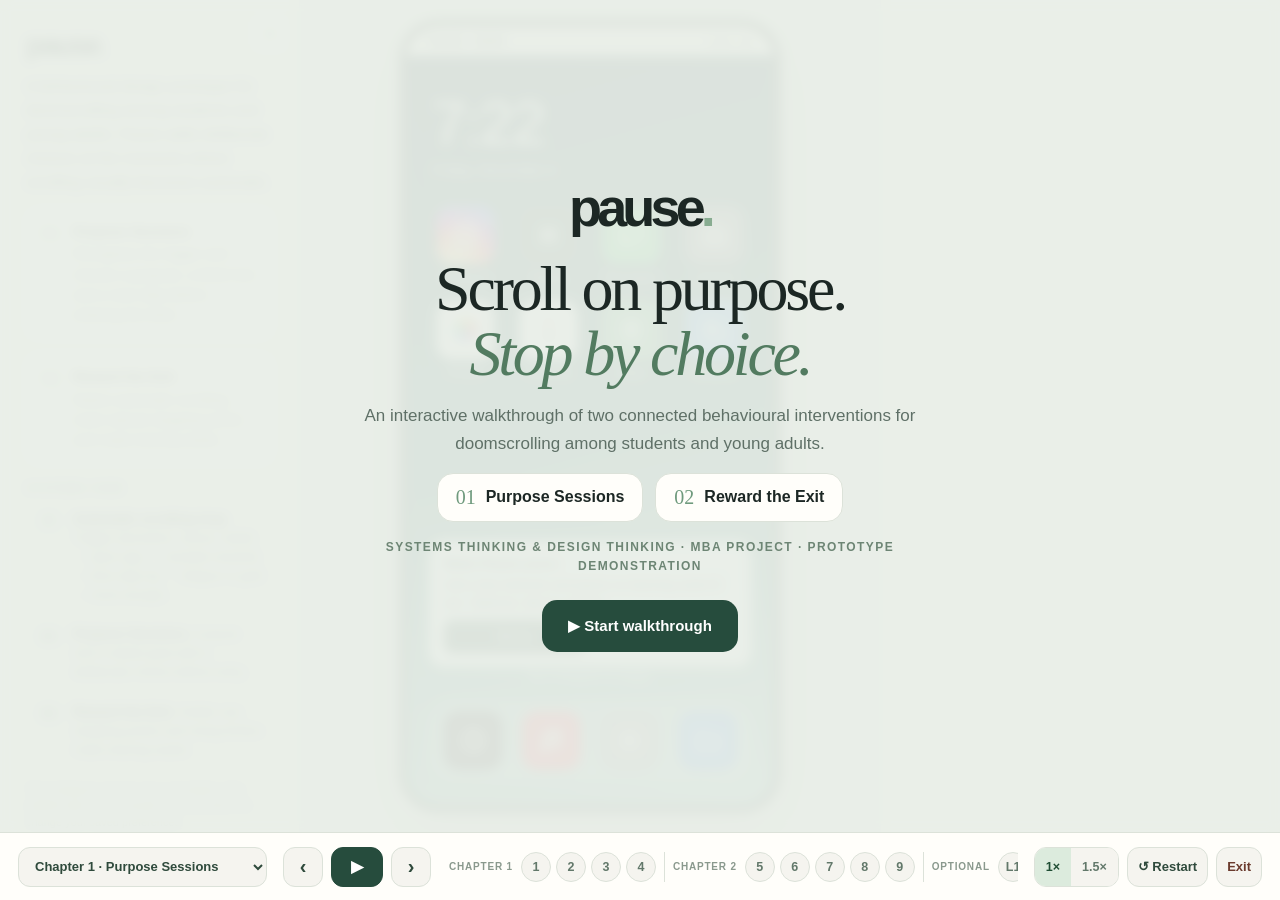
<file: walkthrough.html>
<!doctype html>
<html lang="en">
<head>
  <meta charset="utf-8" />
  <meta name="viewport" content="width=device-width, initial-scale=1, viewport-fit=cover" />
  <meta name="theme-color" content="#f5f4ef" />
  <title>Pause — Walkthrough</title>
  <meta name="description" content="An automated walkthrough of the Pause prototype: Purpose Sessions and Reward the Exit." />
  <link rel="stylesheet" href="walkthrough/walkthrough.css?v=2" />
</head>
<body>
<div class="wt" id="wt">
  <!-- Left: compact project overview (collapsible) -->
  <aside class="wt-overview" id="overview" aria-label="Project overview">
    <button class="ov-toggle" id="ov-toggle" aria-expanded="true" aria-controls="ov-body" title="Collapse overview (O)"><span class="ov-toggle-icon">«</span></button>
    <div class="ov-rail" title="Show project overview"><div class="rail-ints"><span data-int="1" title="Purpose Sessions">01</span><span data-int="2" title="Reward the Exit">02</span></div><span class="logo">pause<i>.</i></span></div>
    <div class="ov-body" id="ov-body">
      <span class="logo">pause<i>.</i></span>
      <p class="ov-desc">A behavioural design prototype for doomscrolling among students and young adults. Pause adds deliberate choices at the moments where scrolling usually becomes automatic.</p>
      <div class="ov-int" data-int="1"><span class="ov-num">01</span><div><b>Purpose Sessions</b>Recognise the trigger and choose a purpose, a finish line and a next step before entering the feed.</div></div>
      <div class="ov-int" data-int="2"><span class="ov-num">02</span><div><b>Reward the Exit</b>Notice automatic scrolling, meet natural stopping points and make leaving easier.</div></div>
      <div class="ov-loops" id="ov-loops"></div>
      <p class="ov-foot">The Instagram screens are a simulation. The walkthrough uses a sample user and does not change your saved preferences.</p>
    </div>
  </aside>

  <!-- Centre: the real prototype inside a phone frame -->
  <main class="wt-stage" id="stage" aria-label="Pause prototype, controlled by the walkthrough">
    <div class="phone-wrap" id="phone-wrap">
      <div class="phone-frame" id="phone-frame">
        <iframe id="app" title="Pause prototype" src="index.html?demo" tabindex="-1"></iframe>
      </div>
    </div>
  </main>

  <!-- Right: contextual explanation -->
  <section class="wt-panel" id="panel" aria-live="polite" aria-label="Step explanation">
    <div class="panel-inner" id="panel-inner"></div>
  </section>

  <!-- Highlight, bubble and connector (drawn over everything, never intercepting clicks) -->
  <div class="hl-clip" id="hl-clip"><div class="hl-box" id="hl-box"></div></div>
  <div class="hl-bubble" id="hl-bubble" aria-hidden="true"></div>
  <svg class="hl-line" id="hl-line" aria-hidden="true"><path id="hl-path"/><circle id="hl-dot" r="3.5"/></svg>

  <!-- Controls -->
  <nav class="wt-controls" id="controls" aria-label="Walkthrough controls">
    <div class="ctl-group">
      <label class="sr-only" for="chapter">Chapter</label>
      <select id="chapter" class="ctl-select" title="Chapter"></select>
    </div>
    <div class="ctl-group ctl-main">
      <button class="ctl" id="btn-prev" title="Previous step (←)" aria-label="Previous step">‹</button>
      <button class="ctl play" id="btn-play" title="Play / Pause (Space)" aria-label="Play">▶</button>
      <button class="ctl" id="btn-next" title="Next step (→)" aria-label="Next step">›</button>
    </div>
    <div class="ctl-progress" id="progress" role="tablist" aria-label="Steps"></div>
    <div class="ctl-group">
      <div class="speed" role="group" aria-label="Playback speed"><button class="spd on" data-speed="1" aria-pressed="true">1×</button><button class="spd" data-speed="1.5" aria-pressed="false">1.5×</button></div>
      <button class="ctl text" id="btn-restart" title="Restart (R)" aria-label="Restart">↺<span class="lbl">&nbsp;Restart</span></button>
      <a class="ctl text exit" id="btn-exit" href="index.html" title="Exit walkthrough (Esc)">Exit</a>
    </div>
  </nav>

  <!-- Title and summary cards -->
  <div class="wt-card" id="card-intro" hidden>
    <div class="card-body">
      <span class="logo big">pause<i>.</i></span>
      <h1>Scroll on purpose.<br/><i>Stop by choice.</i></h1>
      <p>An interactive walkthrough of two connected behavioural interventions for doomscrolling among students and young adults.</p>
      <div class="card-ints"><div><span>01</span>Purpose Sessions</div><div><span>02</span>Reward the Exit</div></div>
      <p class="card-meta">Systems Thinking &amp; Design Thinking · MBA project · Prototype demonstration</p>
      <button class="card-btn" id="intro-start">▶ Start walkthrough</button>
    </div>
  </div>
  <div class="wt-card" id="card-summary" hidden>
    <div class="card-body" id="summary-body"></div>
  </div>
</div>
<script src="walkthrough/steps.js?v=2"></script>
<script src="walkthrough/walkthrough.js?v=2"></script>
</body>
</html>
</file>
<file: walkthrough/walkthrough.css>
/* Pause walkthrough. Same palette as the prototype: cream paper, sage and dark green. */
:root{--paper:#f5f4ef;--white:#fffefa;--ink:#1c2724;--sub:#5f7067;--edge:#dce2d9;--green:#264c3d;--sage:#88ac91;--mist:#e4eee5;--bg:#e9eee8;--accent:#2f6b4a;
  --ctl-h:68px;--ov-w:300px;--panel-w:470px;font-family:Inter,ui-sans-serif,-apple-system,BlinkMacSystemFont,"Segoe UI",sans-serif}
*{box-sizing:border-box}
html,body{margin:0;height:100%;background:var(--bg);color:var(--ink);overflow:hidden}
button,select{font:inherit;color:inherit}button{cursor:pointer}
button:focus-visible,select:focus-visible,a:focus-visible{outline:3px solid #86b69b;outline-offset:2px}
.sr-only{position:absolute;width:1px;height:1px;overflow:hidden;clip:rect(0 0 0 0);white-space:nowrap}
.logo{font-size:30px;font-weight:900;letter-spacing:-.09em;line-height:1;color:var(--ink)}.logo i{font-style:normal;color:var(--sage)}.logo.big{font-size:54px}

.wt{position:relative;height:100dvh;display:grid;grid-template-columns:var(--ov-w) minmax(0,1fr) var(--panel-w);grid-template-rows:minmax(0,1fr) var(--ctl-h);transition:grid-template-columns .35s ease}
.wt.ov-collapsed{--ov-w:68px}

/* ---- Left overview ---- */
.wt-overview{grid-row:1;grid-column:1;position:relative;overflow:hidden;border-right:1px solid var(--edge);background:var(--paper)}
.ov-body{height:100%;overflow-y:auto;padding:30px 26px 24px;display:flex;flex-direction:column;gap:14px;transition:opacity .25s}
.ov-kicker{margin:4px 0 0;font-size:10.5px;font-weight:800;letter-spacing:.14em;text-transform:uppercase;color:#4e7a5f;line-height:1.5}
.ov-desc{margin:0;font-size:15px;line-height:1.6;color:#3c4d45}
.ov-int{display:flex;gap:12px;background:var(--white);border:1px solid var(--edge);border-radius:16px;padding:13px 14px;font-size:13.5px;line-height:1.5;color:var(--sub);transition:border-color .3s,box-shadow .3s}
.ov-int b{display:block;color:var(--ink);font-size:13.5px;margin-bottom:2px}.ov-num{font-family:Georgia,serif;font-size:20px;color:#6f9a7d;line-height:1.1}
.ov-int.on{border-color:#7fa98b;box-shadow:0 0 0 3px #dfeadf}
.ov-loops{display:flex;flex-direction:column;gap:7px;margin-top:4px}
.ov-loops h3{margin:0 0 2px;font-size:10.5px;letter-spacing:.14em;text-transform:uppercase;color:#4e7a5f}
.loop{display:flex;gap:10px;font-size:13px;line-height:1.45;color:var(--sub);padding:7px 9px;border-radius:12px;transition:background .3s}
.loop b{color:var(--ink)}.loop .tag{flex:0 0 28px;height:22px;border-radius:7px;display:grid;place-items:center;font-size:11px;font-weight:800;background:#e8ede6;color:#50675a}
.loop.on{background:#e3eee4}.loop.on .tag{background:var(--green);color:#fff}
.ov-foot{margin-top:auto;font-size:11px;line-height:1.5;color:#83948a}
.ov-rail{position:absolute;inset:0;display:none;flex-direction:column;align-items:center;justify-content:space-between;padding:70px 0 26px;cursor:pointer}
.ov-rail .logo{writing-mode:vertical-rl;transform:rotate(180deg);font-size:30px}
.rail-ints{display:flex;flex-direction:column;gap:8px}.rail-ints span{width:40px;height:40px;border-radius:12px;display:grid;place-items:center;font-family:Georgia,serif;font-size:16px;color:#6f9a7d;background:var(--white);border:1px solid var(--edge);transition:all .3s}
.rail-ints span.on{background:var(--green);border-color:var(--green);color:#fff}
.ov-toggle{position:absolute;top:16px;right:12px;z-index:3;width:34px;height:34px;border-radius:10px;border:1px solid var(--edge);background:var(--white);color:#4e7a5f;font-weight:800}
.wt.ov-collapsed .ov-body{opacity:0;pointer-events:none}.wt.ov-collapsed .ov-rail{display:flex}.wt.ov-collapsed .ov-toggle{right:13px}.wt.ov-collapsed .ov-toggle-icon{display:inline-block;transform:rotate(180deg)}

/* ---- Centre stage ---- */
.wt-stage{grid-row:1;grid-column:2;position:relative;display:grid;place-items:center;min-width:0;overflow:hidden}
.phone-wrap{position:relative;transform-origin:center center}
.phone-frame{width:404px;height:840px;border:7px solid #25332d;border-radius:42px;overflow:hidden;background:var(--paper);box-shadow:0 22px 70px rgba(19,39,28,.18)}
.phone-frame iframe{display:block;width:390px;height:826px;border:0;background:var(--paper)}
.gray-meter{position:absolute;left:-158px;top:130px;width:132px;background:var(--white);border:1px solid var(--edge);border-radius:14px;padding:12px 14px;display:flex;flex-direction:column;gap:7px;transition:opacity .3s}
.gray-meter[hidden]{display:flex;opacity:0;pointer-events:none}
.gm-label{font-size:12px;font-weight:700;letter-spacing:.08em;text-transform:uppercase;color:#6b6b6b}.gray-meter b{font-size:26px;font-weight:700;line-height:1;color:#2b2b2b;font-variant-numeric:tabular-nums}
.gm-bar{height:6px;border-radius:6px;background:#e4e4e4;overflow:hidden}.gm-bar i{display:block;height:100%;width:0;background:#3a3a3a;transition:width .25s linear}

/* ---- Right panel ---- */
.wt-panel{grid-row:1;grid-column:3;overflow-y:auto;background:var(--paper);border-left:1px solid var(--edge);position:relative}
.panel-inner{padding:34px 34px 28px;display:flex;flex-direction:column;gap:18px;animation:fadein .35s ease}
@keyframes fadein{from{opacity:0;transform:translateY(6px)}to{opacity:1;transform:none}}
.p-head{display:flex;gap:14px;align-items:flex-start}
.p-badge{flex:0 0 40px;height:40px;border-radius:50%;background:var(--white);border:2px solid var(--green);color:var(--green);display:grid;place-items:center;font-weight:800;font-size:16px}
.p-chapter{font-size:13px;font-weight:800;letter-spacing:.1em;text-transform:uppercase;color:#4e7a5f;margin-bottom:6px}
.p-head h2{margin:0;font-family:Georgia,serif;font-weight:400;font-size:34px;line-height:1.08;letter-spacing:-.035em;color:var(--ink)}
.p-what{margin:0;font-size:18px;line-height:1.55;color:var(--ink)}
.p-insight{background:#e3eee4;border-left:4px solid var(--green);border-radius:4px 16px 16px 4px;padding:16px 20px}
.ins-k{display:block;font-size:12.5px;font-weight:800;letter-spacing:.1em;text-transform:uppercase;color:#4e7a5f;margin-bottom:6px}
.p-insight p{margin:0;font-family:Georgia,serif;font-size:24px;line-height:1.3;letter-spacing:-.015em;color:#14201c}
.p-now{font-size:14px;color:#4e6a59;display:flex;gap:9px;align-items:center;min-height:24px}
.p-now .dotn{flex:0 0 22px;height:22px;border-radius:50%;border:1.5px solid #6f9a7d;color:#4e7a5f;font-size:10.5px;font-weight:800;display:grid;place-items:center}
.p-note{margin:0;font-size:14px;line-height:1.5;color:#6b5a2e;background:#f7f0dc;border:1px solid #ecdcae;border-radius:12px;padding:10px 13px}
.p-more{border-top:1px solid var(--edge);padding-top:14px}
.p-more summary{cursor:pointer;list-style:none;font-size:16px;font-weight:750;color:var(--green);display:flex;flex-wrap:wrap;align-items:baseline;gap:4px 8px}
.p-more summary::-webkit-details-marker{display:none}.p-more summary::before{content:'＋';font-weight:400;margin-right:2px}.p-more[open] summary::before{content:'－'}
.p-more summary span{font-size:13.5px;font-weight:500;color:#6d8574}
.p-more-body{display:flex;flex-direction:column;gap:16px;margin-top:16px}
.p-labels{display:flex;flex-wrap:wrap;gap:7px}
.sys-label{display:inline-flex;align-items:center;gap:6px;border-radius:999px;padding:6px 12px;background:#dcebdd;color:#1f4d33;font-size:13px;font-weight:750}
.sys-label.loop-tag{background:transparent;border:1px solid #b9ccbc;color:#4e7a5f}
.p-sec{display:flex;flex-direction:column;gap:4px}
.p-sec h3{margin:0;font-size:12.5px;font-weight:800;letter-spacing:.1em;text-transform:uppercase;color:#6d8574}
.p-sec p{margin:0;font-size:16px;line-height:1.58;color:#26332e}
.p-sec.sys{background:#eef3ec;border-radius:14px;padding:13px 15px}

/* ---- Highlight overlay ---- */
.hl-clip{position:fixed;overflow:hidden;pointer-events:none;z-index:20;border-radius:36px;opacity:0;transition:opacity .3s}
.hl-clip.on{opacity:1}
.hl-box{position:absolute;border-radius:14px;box-shadow:0 0 0 2px rgba(63,138,95,.8),0 0 0 2000px rgba(236,240,233,.2);transition:left .38s cubic-bezier(.3,.7,.3,1),top .38s cubic-bezier(.3,.7,.3,1),width .38s cubic-bezier(.3,.7,.3,1),height .38s cubic-bezier(.3,.7,.3,1)}
.hl-bubble{position:fixed;z-index:22;width:28px;height:28px;margin:-14px 0 0 -14px;border-radius:50%;background:var(--white);border:1.5px solid #3f8a5f;color:var(--green);display:grid;place-items:center;font-weight:800;font-size:12px;box-shadow:0 3px 10px rgba(19,39,28,.12);pointer-events:none;opacity:0;transition:opacity .3s,left .38s cubic-bezier(.3,.7,.3,1),top .38s cubic-bezier(.3,.7,.3,1)}
.hl-bubble.on{opacity:1}
.hl-line{position:fixed;inset:0;width:100%;height:100%;pointer-events:none;z-index:21;opacity:0;transition:opacity .3s}
.hl-line.on{opacity:.55}.hl-line path{fill:none;stroke:#3f8a5f;stroke-width:1.2;stroke-dasharray:3 5}.hl-line circle{fill:#3f8a5f}

/* ---- Controls ---- */
.wt-controls{grid-row:2;grid-column:1/-1;display:flex;align-items:center;gap:16px;padding:0 18px;background:var(--white);border-top:1px solid var(--edge);z-index:30;min-width:0}
.ctl-group{display:flex;align-items:center;gap:8px;flex:none}
.ctl-select{height:40px;border-radius:12px;border:1px solid var(--edge);background:var(--paper);padding:0 12px;font-size:13px;font-weight:650;color:#2f4a3c;max-width:260px}
.ctl{height:40px;min-width:40px;border-radius:12px;border:1px solid var(--edge);background:var(--paper);font-size:20px;font-weight:700;color:#2f4a3c;display:inline-flex;align-items:center;justify-content:center;text-decoration:none;padding:0 10px}
.ctl.play{background:var(--green);border-color:var(--green);color:#fff;min-width:52px;font-size:16px}
.ctl.text{font-size:13px;font-weight:700}.ctl.exit{color:#6b3b2e}
.ctl-progress{flex:1;display:flex;align-items:center;gap:6px;min-width:0;overflow-x:auto;scrollbar-width:none;padding:4px 2px}
.ctl-progress::-webkit-scrollbar{display:none}
.pg-chap{display:flex;align-items:center;gap:5px;padding-right:8px;margin-right:2px;border-right:1px solid var(--edge)}.pg-chap:last-child{border-right:0}
.pg-chap small{font-size:10px;font-weight:800;letter-spacing:.08em;text-transform:uppercase;color:#8a998d;margin-right:3px;white-space:nowrap}
.pg{height:30px;min-width:30px;padding:0 7px;border-radius:999px;border:1px solid var(--edge);background:var(--paper);font-size:12.5px;font-weight:750;color:#62786a;flex:none}
.pg.done{background:#dcebdd;border-color:#c3d8c6;color:#2f5a40}.pg.on{background:var(--green);border-color:var(--green);color:#fff}
.speed{display:flex;border:1px solid var(--edge);border-radius:12px;overflow:hidden}.spd{height:38px;border:0;background:var(--paper);padding:0 11px;font-size:12.5px;font-weight:750;color:#62786a}.spd.on{background:#dcebdd;color:#1f4d33}
.step-count{font-size:12px;color:#62786a;white-space:nowrap}

/* ---- Title and summary cards ---- */
.wt-card{position:fixed;inset:0 0 var(--ctl-h) 0;z-index:40;display:grid;place-items:center;background:rgba(233,238,232,.94);backdrop-filter:blur(6px);animation:fadein .5s ease}
.wt-card[hidden]{display:none}
.card-body{max-width:760px;padding:40px;text-align:center;display:flex;flex-direction:column;align-items:center;gap:16px}
.card-body h1{margin:6px 0 0;font-family:Georgia,serif;font-weight:400;font-size:clamp(40px,5vw,66px);line-height:1.02;letter-spacing:-.05em}.card-body h1 i{color:#527b60}
.card-body p{margin:0;font-size:17px;line-height:1.6;color:var(--sub);max-width:620px}
.card-ints{display:flex;gap:12px;flex-wrap:wrap;justify-content:center}.card-ints div{background:var(--white);border:1px solid var(--edge);border-radius:16px;padding:12px 18px;font-weight:750;display:flex;gap:10px;align-items:center}.card-ints span{font-family:Georgia,serif;color:#6f9a7d;font-weight:400;font-size:20px}
.card-meta{font-size:12px!important;letter-spacing:.12em;text-transform:uppercase;font-weight:800;color:#6d8574!important}
.card-btn{margin-top:8px;height:52px;padding:0 26px;border-radius:15px;border:0;background:var(--green);color:#fff;font-weight:800;font-size:15px}
.card-btn.alt{background:var(--white);border:1px solid var(--edge);color:var(--green)}
.sum-grid{display:grid;grid-template-columns:1fr 1fr;gap:12px;text-align:left;width:100%}
.sum-grid div{background:var(--white);border:1px solid var(--edge);border-radius:16px;padding:14px 16px;font-size:13.5px;line-height:1.55;color:var(--sub)}.sum-grid b{display:block;color:var(--ink);margin-bottom:4px;font-size:14px}
.sum-note{font-size:12.5px!important;color:#7d8c83!important}

/* ---- Video mode: hide interactive chrome that is not useful in a recording ---- */
.video .ov-toggle,.video .ctl-group,.video .card-btn{display:none!important}
.video .wt-controls{justify-content:center}.video .ctl-progress{flex:none}
.video{cursor:none}

/* ---- Medium screens: overview collapses ---- */
@media (max-width:1280px){:root{--panel-w:400px}.p-head h2{font-size:30px}.p-insight p{font-size:21px}}
/* ---- Mobile: phone on top, explanation in a bottom sheet ---- */
@media (max-width:900px){
  :root{--ctl-h:auto}
  html,body{overflow:hidden}
  .wt{grid-template-columns:1fr;grid-template-rows:minmax(0,1fr) auto auto}
  .wt-overview{display:none}
  .wt-stage{grid-row:1;grid-column:1}
  .wt-panel{grid-row:2;grid-column:1;border-left:0;border-top:1px solid var(--edge);border-radius:20px 20px 0 0;max-height:38dvh;box-shadow:0 -10px 30px rgba(19,39,28,.08)}
  .wt-panel::before{content:"";display:block;width:40px;height:4px;border-radius:4px;background:#cfd8cf;margin:8px auto 0}
  .wt.sheet-min .wt-panel{max-height:118px}
  .panel-inner{padding:10px 18px 16px;gap:10px}
  .p-head h2{font-size:22px}.p-badge{flex-basis:32px;height:32px;font-size:13px}.p-chapter{font-size:11px}
  .p-what{font-size:16px}.p-insight{padding:11px 14px}.p-insight p{font-size:18px}.p-sec p{font-size:16px}
  .wt-controls{grid-row:3;flex-wrap:wrap;gap:8px;padding:8px 10px calc(8px + env(safe-area-inset-bottom,0px))}
  .ctl-progress{order:3;flex-basis:100%}
  .ctl-select{max-width:150px;font-size:12px}
  .ctl.text{font-size:12px;padding:0 8px}
  .hl-line{display:none}
  .gray-meter{left:auto;right:-8px;top:8px;width:auto;flex-direction:row;align-items:center;padding:6px 10px;border-radius:12px;transform:translateX(100%)}
  .gray-meter b{font-size:18px}.gm-bar{display:none}
  .wt-card{inset:0}
  .card-body{padding:24px}.card-body p{font-size:15px}.sum-grid{grid-template-columns:1fr}
}
@media (max-width:520px){
  .speed{display:none}.gray-meter{right:auto;left:8px;transform:none;top:auto;bottom:8px}
  .wt-panel{max-height:34dvh}
  .wt-controls{gap:6px}.ctl-group{gap:5px}.ctl{height:36px;min-width:36px}.ctl.play{min-width:46px}
  .ctl-select{max-width:118px;height:36px;padding:0 8px}
  .ctl.text .lbl{display:none}
  .hl-bubble{width:26px;height:26px;margin:-13px 0 0 -13px;font-size:11px}
}
@media (prefers-reduced-motion:reduce){*{transition:none!important;animation:none!important}}
</file>
